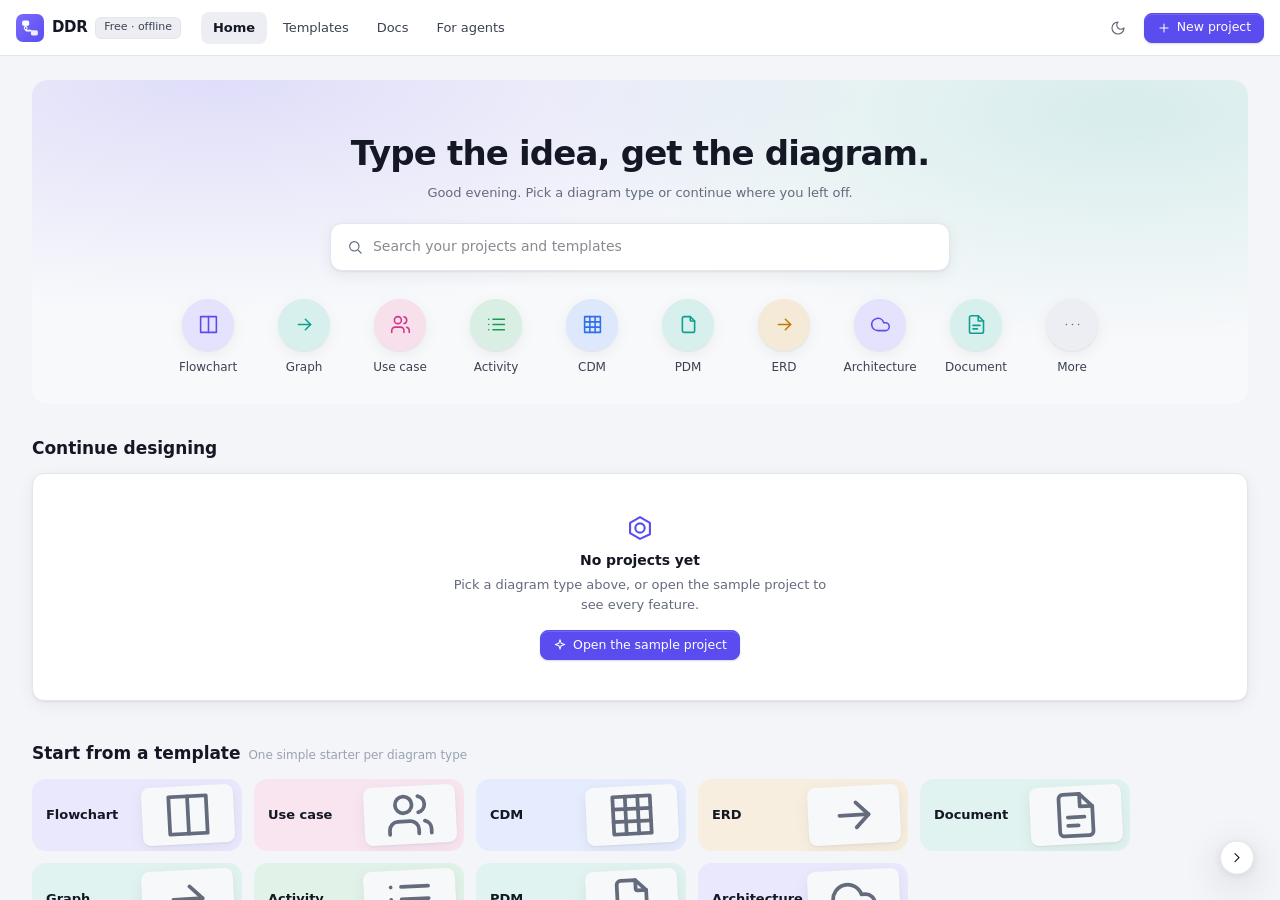
<file: index.html>
<!doctype html>
<html lang="en">
  <head>
    <meta charset="UTF-8" />
    <meta name="google-site-verification" content="XlkPKEx4NIMCSFyskLpBwpNJI0Cm8cO6cS0Q2FjnPX8" />
    <meta name="viewport" content="width=device-width, initial-scale=1.0, viewport-fit=cover, interactive-widget=resizes-content" />
    <title>DDR: Diagram Done Right · text-to-diagram editor for software engineers</title>
    <meta name="description" content="DDR is a free, offline-first editor for software diagrams and docs. Write use case diagrams, flowcharts and architecture graphs as plain text, see them live, drag nodes and bend edges, and the code updates itself." />
    <meta name="keywords" content="diagram as code, text to diagram, use case diagram, flowchart, architecture diagram, UML, SRS, software documentation, diagram editor, offline PWA, ddr, tdr, ERD, CDM, PDM, activity diagram, MCP server, diagram syntax, llms.txt" />
    <meta name="author" content="Fastering18" />
    <link rel="help" href="docs/syntax.html" title="DDR syntax reference" />
    <link rel="alternate" type="text/markdown" href="llms.txt" title="DDR guide for LLMs and agents" />
    <meta name="robots" content="index, follow, max-image-preview:large" />
    <meta name="application-name" content="DDR" />
    <meta name="apple-mobile-web-app-title" content="DDR" />
    <meta name="apple-mobile-web-app-capable" content="yes" />
    <meta name="mobile-web-app-capable" content="yes" />
    <meta name="apple-mobile-web-app-status-bar-style" content="black-translucent" />
    <meta name="format-detection" content="telephone=no" />
    <meta name="color-scheme" content="light dark" />
    <meta name="theme-color" content="#5b4cf0" media="(prefers-color-scheme: light)" />
    <meta name="theme-color" content="#151820" media="(prefers-color-scheme: dark)" />
    <link rel="icon" type="image/svg+xml" href="./icons/icon.svg" />
    <link rel="icon" type="image/png" sizes="192x192" href="./icons/icon-192.png" />
    <link rel="apple-touch-icon" href="./icons/icon-192.png" />

    <meta property="og:type" content="website" />
    <meta property="og:site_name" content="DDR: Diagram Done Right" />
    <meta property="og:title" content="DDR: Diagram Done Right" />
    <meta property="og:description" content="Write diagrams as text, see them live, drag them and the code follows. Use case diagrams, flowcharts, architecture graphs and docs in one offline app." />
    <meta property="og:locale" content="en_US" />
    <meta property="og:image:width" content="1200" />
    <meta property="og:image:height" content="630" />
    <meta property="og:image:alt" content="The DDR editor: diagram code on the left, the live use case diagram on the right" />
    <meta name="twitter:card" content="summary_large_image" />
    <meta name="twitter:title" content="DDR: Diagram Done Right" />
    <meta name="twitter:description" content="Write diagrams as text, see them live, drag them and the code follows. Free and offline." />
    <link rel="canonical" href="https://fastering.thedev.id/ddr-free/" />
    <link rel="sitemap" type="application/xml" title="Sitemap" href="https://fastering.thedev.id/ddr-free/sitemap.xml" />
    <meta property="og:url" content="https://fastering.thedev.id/ddr-free/" />
    <meta property="og:image" content="https://fastering.thedev.id/ddr-free/og.png" />
    <meta property="og:image:secure_url" content="https://fastering.thedev.id/ddr-free/og.png" />
    <meta property="og:image:type" content="image/png" />
    <meta name="twitter:image" content="https://fastering.thedev.id/ddr-free/og.png" />
    <script type="application/ld+json">{"@context":"https://schema.org","@type":"SoftwareApplication","name":"DDR: Diagram Done Right","alternateName":"DDR","url":"https://fastering.thedev.id/ddr-free/","image":"https://fastering.thedev.id/ddr-free/og.png","screenshot":"https://fastering.thedev.id/ddr-free/og.png","applicationCategory":"DeveloperApplication","applicationSubCategory":"Diagram editor","operatingSystem":"Any (web browser), Windows, macOS, Linux, Android, iOS","softwareVersion":"0.0.5-alpha.5","description":"Offline-first editor for software diagrams and docs. Write use case diagrams, flowcharts and architecture graphs as text, see them live, and drag them while the code follows.","offers":{"@type":"Offer","price":"0","priceCurrency":"USD"},"author":{"@type":"Person","name":"Fastering18","url":"https://github.com/Fastering18"},"featureList":["Diagrams as text (.ddr)","Documents with live diagrams (.tdr)","Two-way code and diagram editing","Straight and curved edges with bends","SVG and PNG export","Works offline (PWA)"]}</script>

    <script>
      try {
        const t = localStorage.getItem('ddr.theme') || (matchMedia('(prefers-color-scheme: dark)').matches ? 'dark' : 'light')
        document.documentElement.dataset.theme = t
      } catch {}
    </script>
    <script type="module" crossorigin src="./assets/index-BBUZKcSA.js"></script>
    <link rel="stylesheet" crossorigin href="./assets/index-Cu-n9tcw.css">
  <link rel="manifest" href="./manifest.webmanifest"></head>
  <body>
    <div id="app">
      <!-- Static intro for crawlers and no-JS visitors. The app replaces it on load. -->
      <main id="ddr-static" style="max-width:720px;margin:0 auto;padding:40px 20px;font-family:system-ui,sans-serif;line-height:1.6">
        <h1>DDR: Diagram Done Right</h1>
        <p>DDR is an all-in-one editor for software engineers. Write diagrams as plain text in <code>.ddr</code> files and documents in <code>.tdr</code> files, and see the result live next to the code.</p>
        <h2>Features</h2>
        <ul>
          <li>Use case diagrams, flowcharts and architecture graphs from a short, readable text syntax.</li>
          <li>Two-way editing: drag nodes, bend edges into straight or curved lines, and the code updates only that part.</li>
          <li>Documents with embedded live diagrams, ready to print or save as PDF.</li>
          <li>Export diagrams as SVG or PNG.</li>
          <li>Works offline as an installable app. Projects stay in your browser.</li>
          <li>Responsive layout with resizable panels on desktop and mobile.</li>
        </ul>
        <noscript><p><strong>DDR needs JavaScript to run.</strong> Please enable it to open the editor.</p></noscript>
      </main>
    </div>
  </body>
</html>
</file>
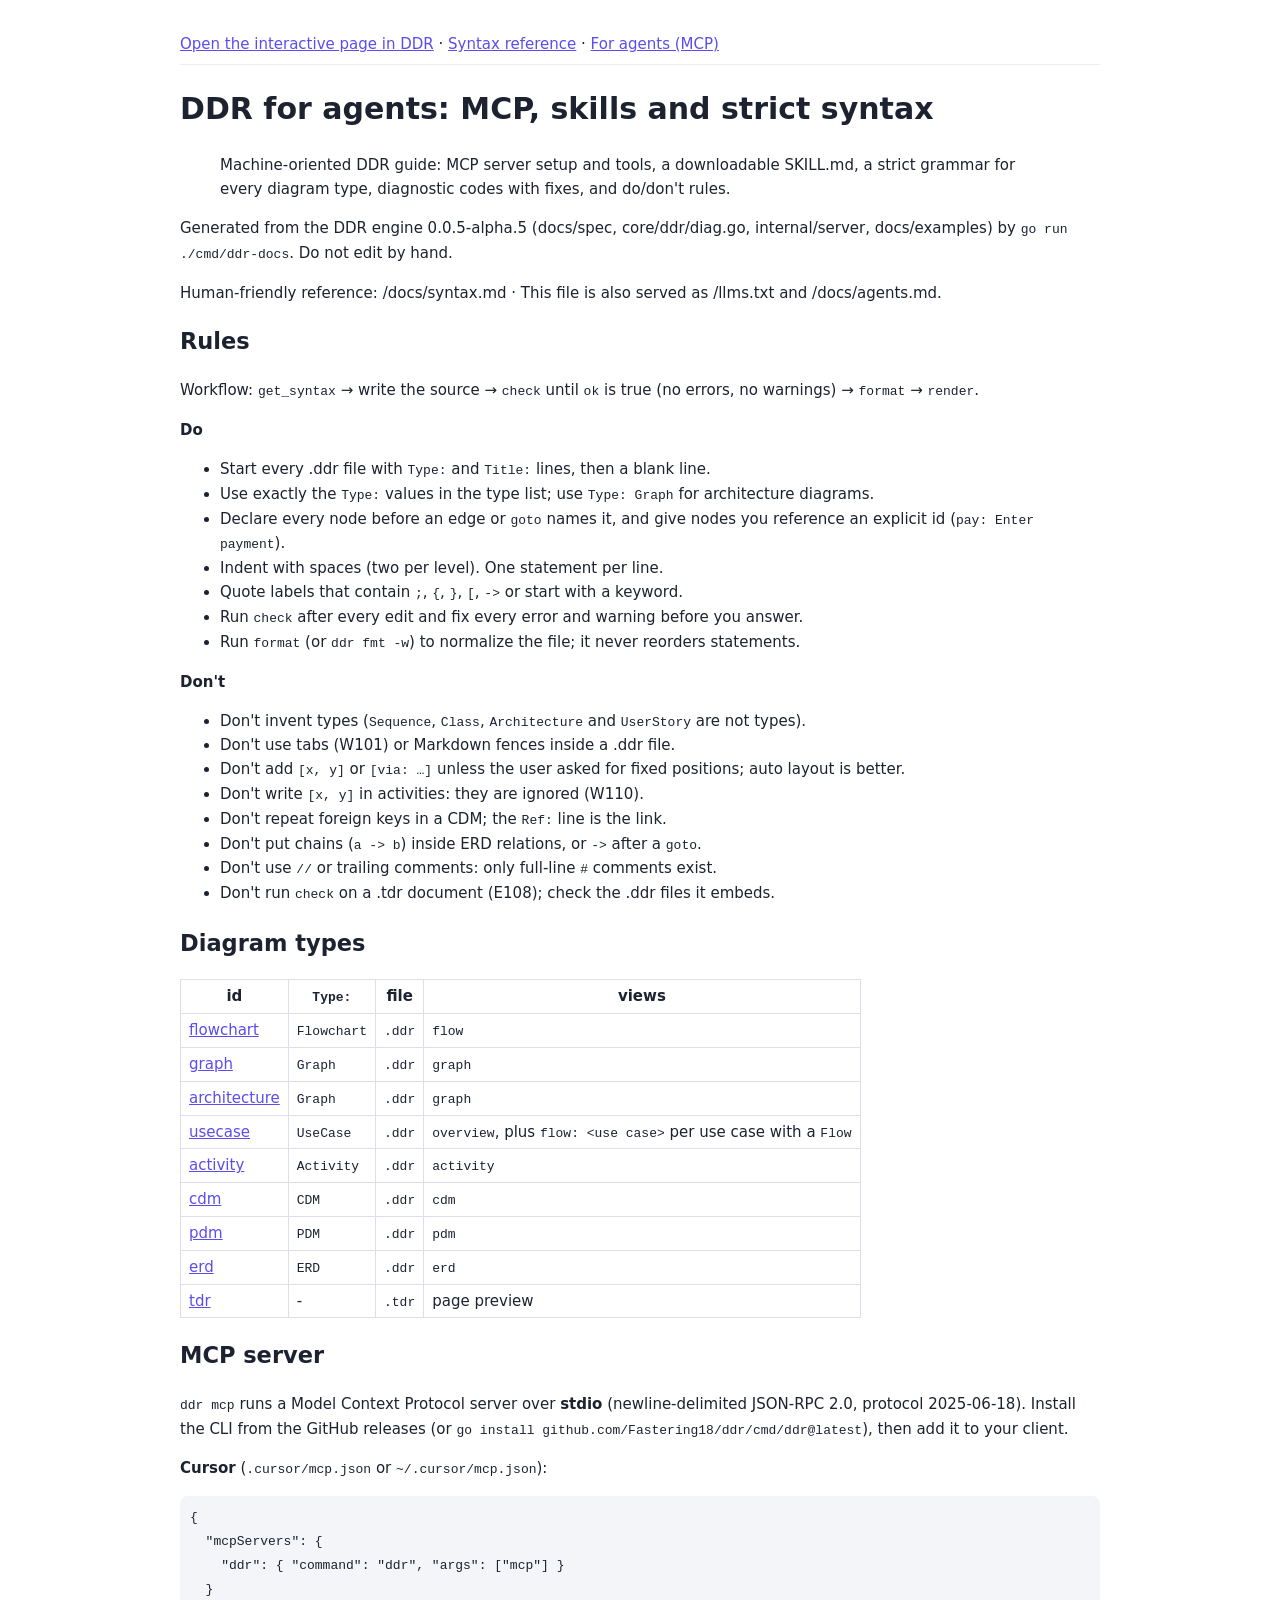
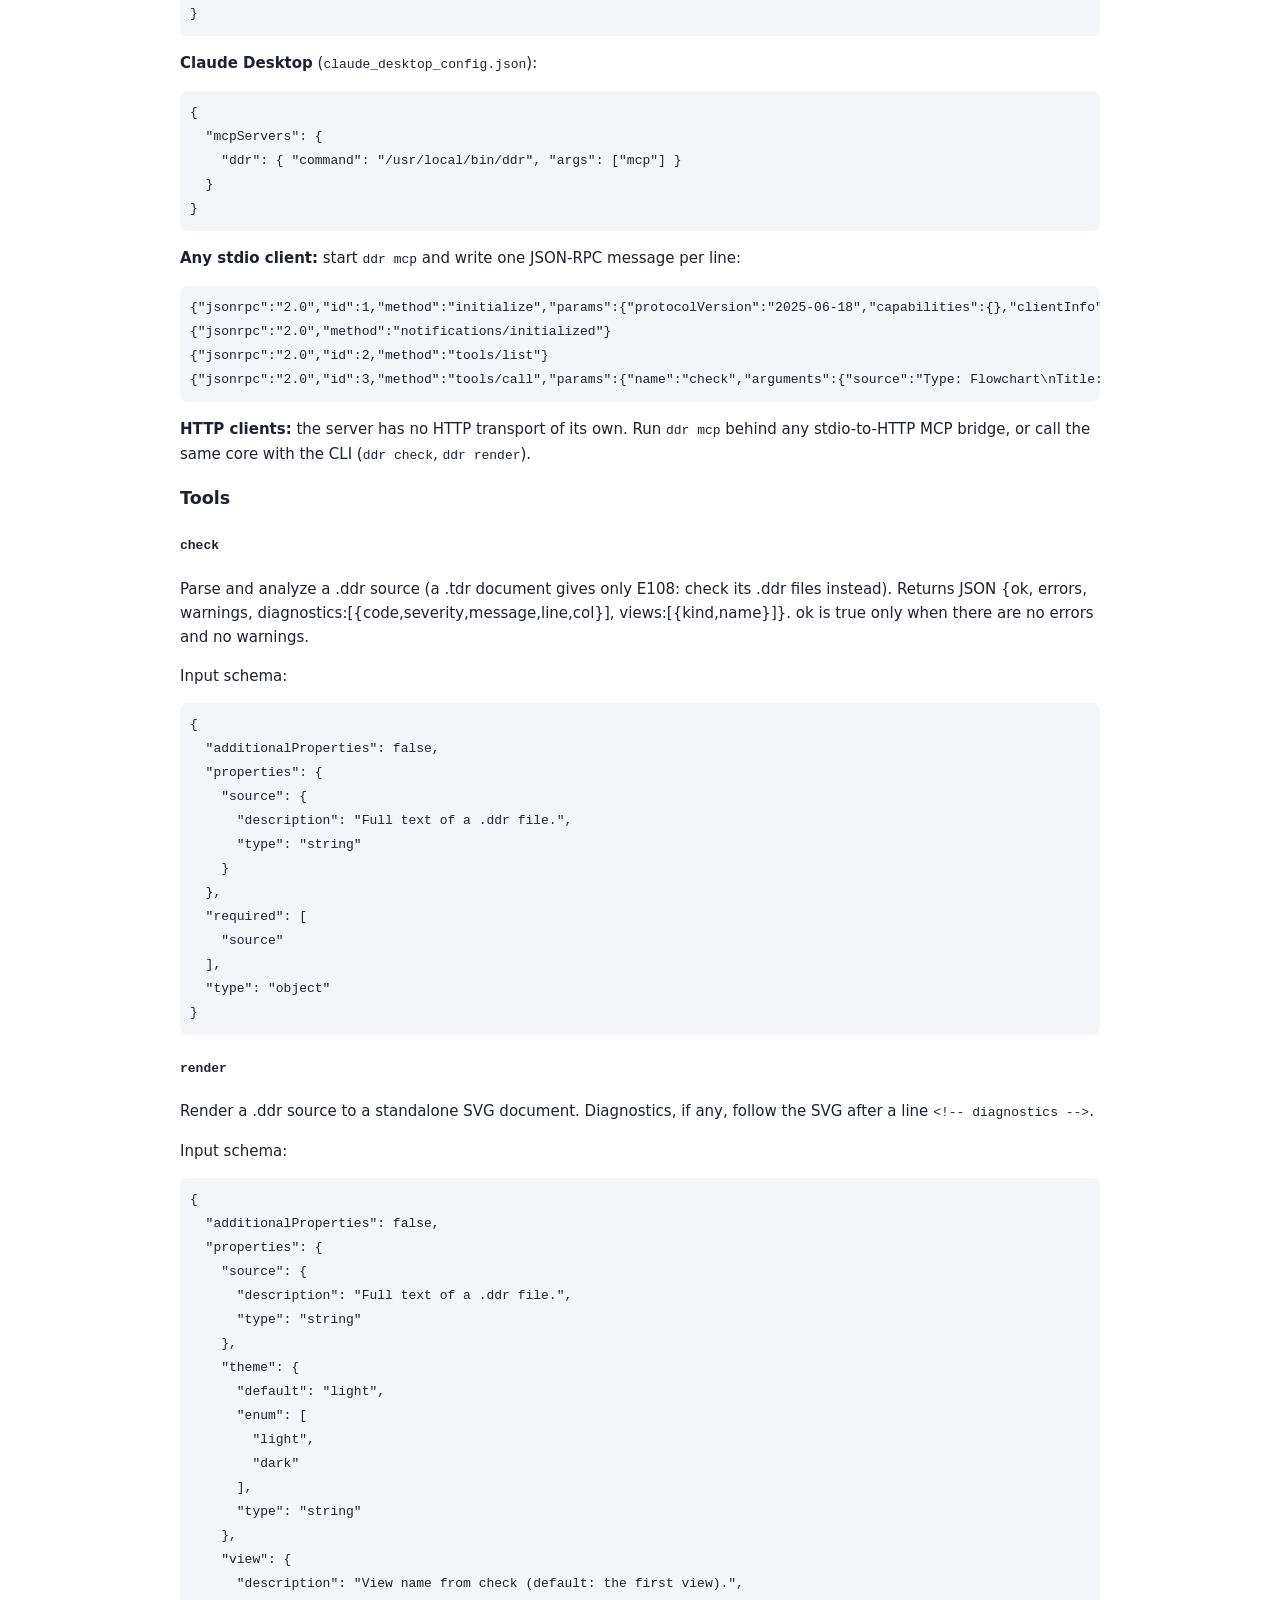
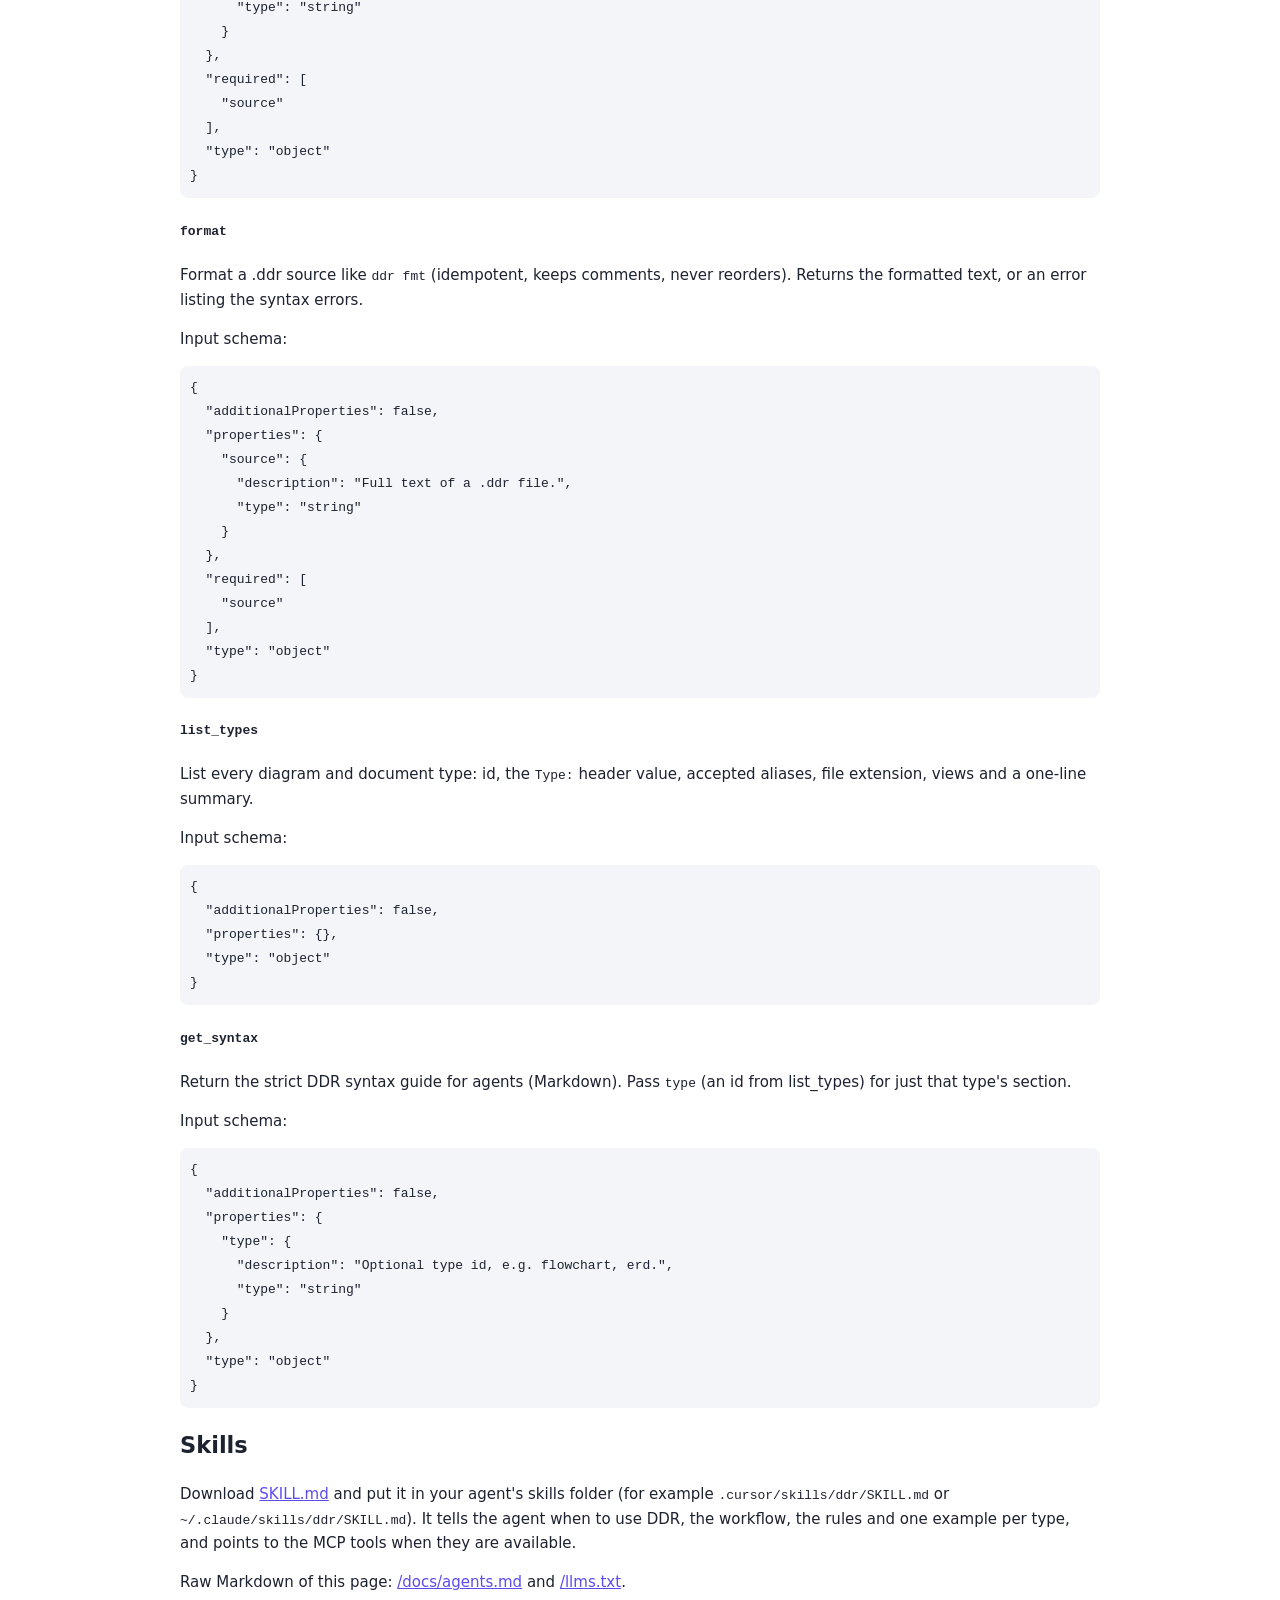
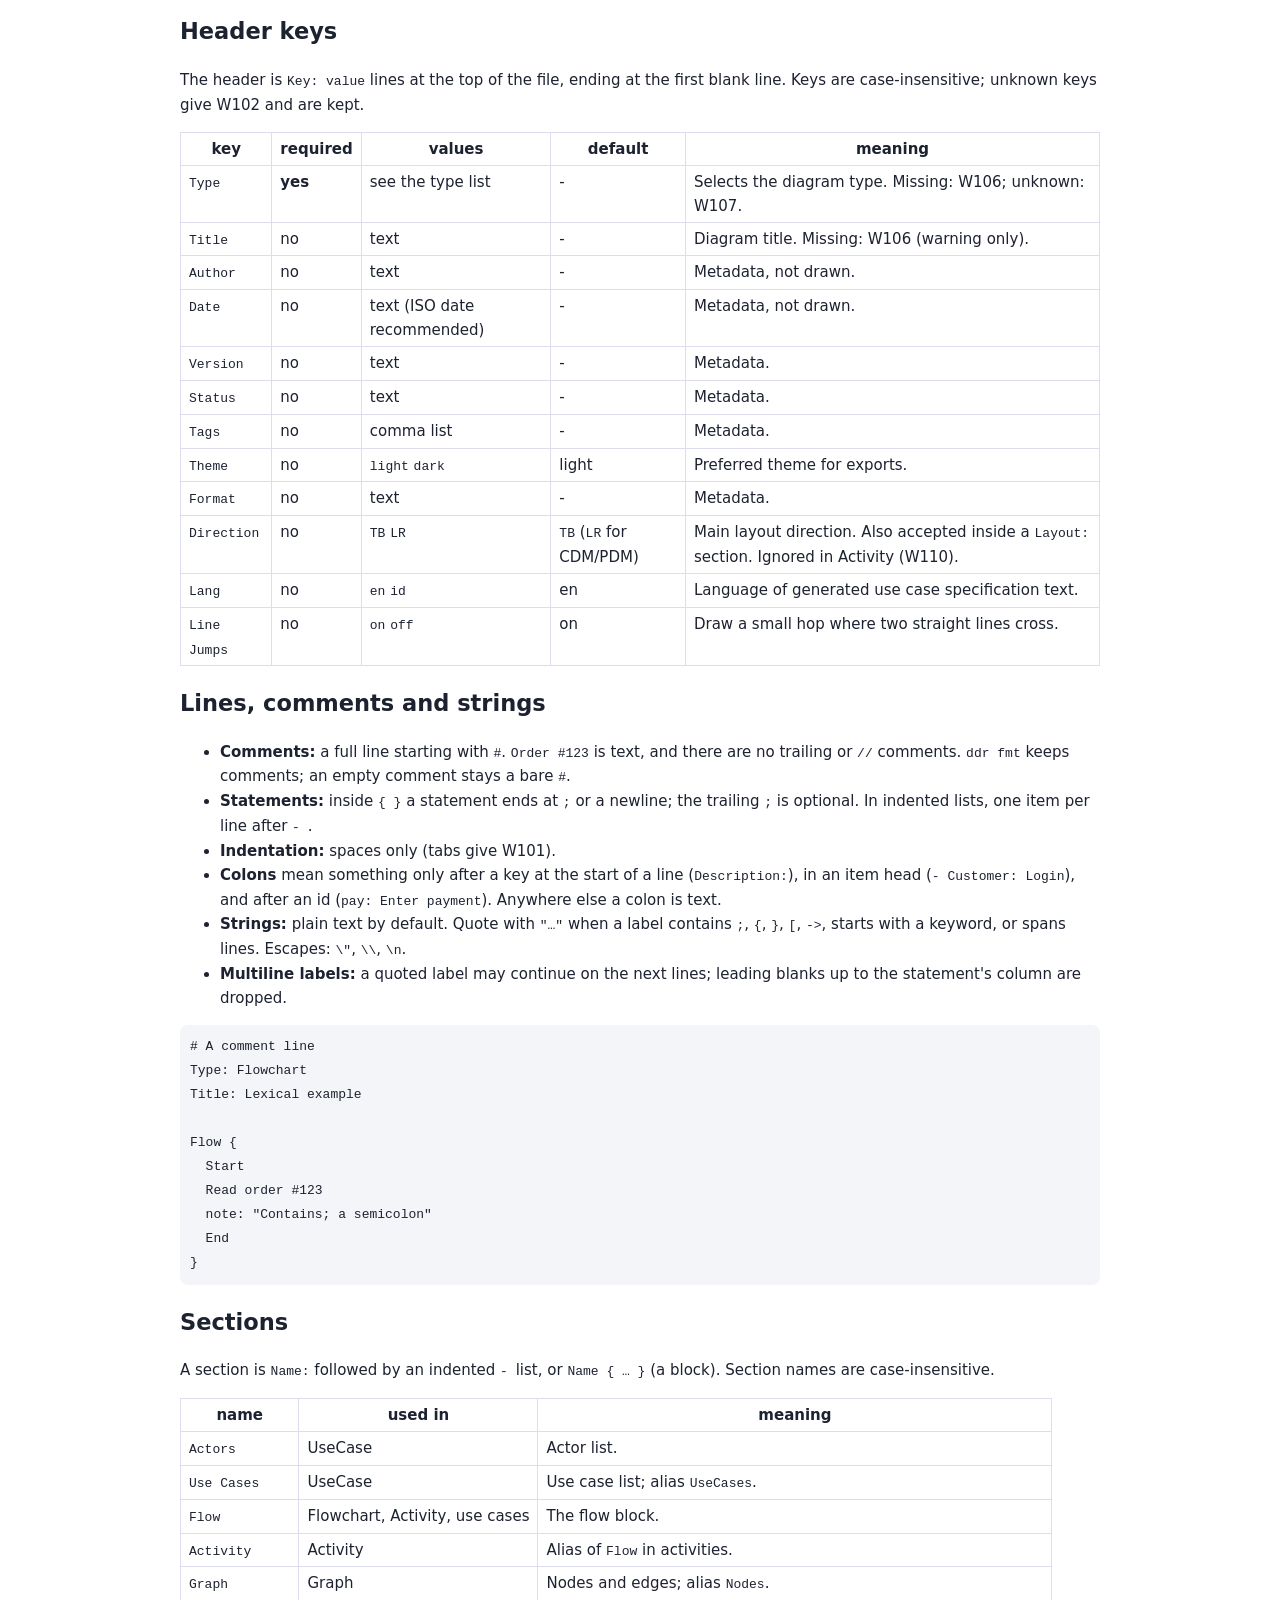
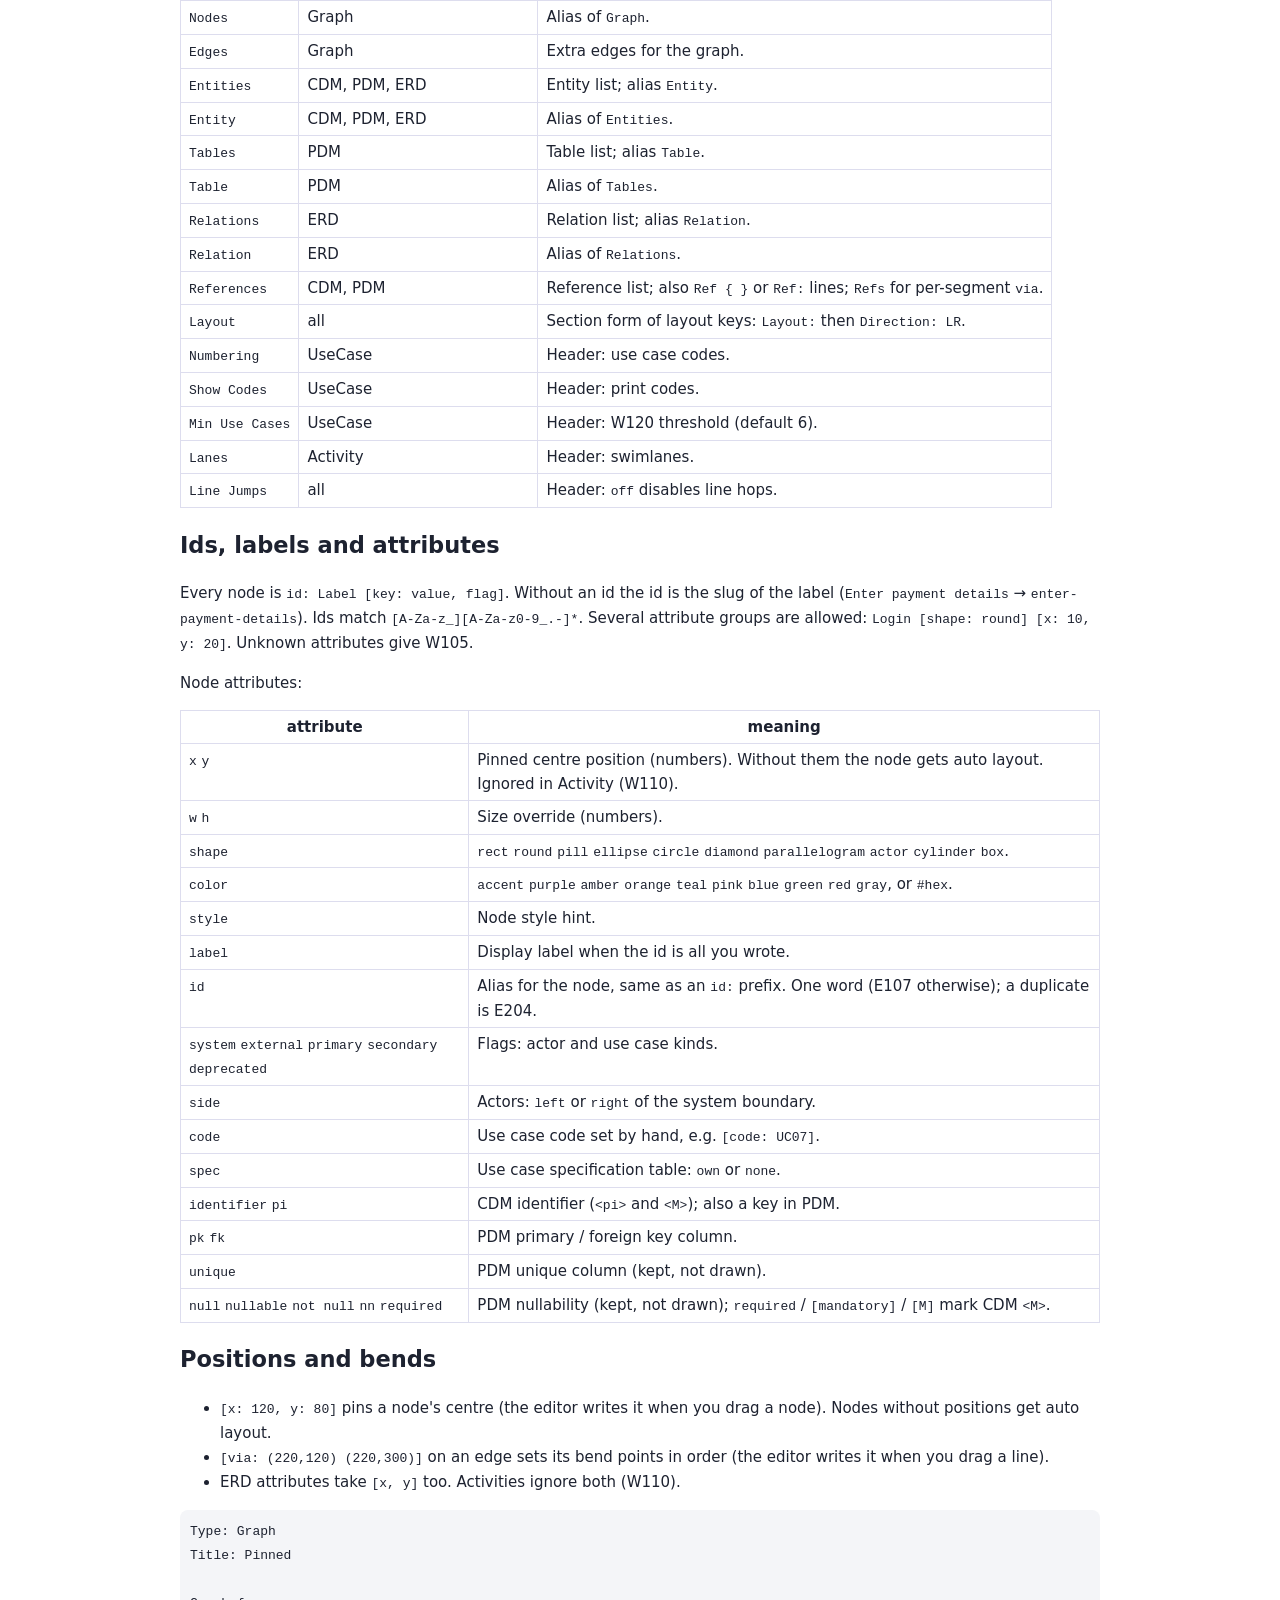
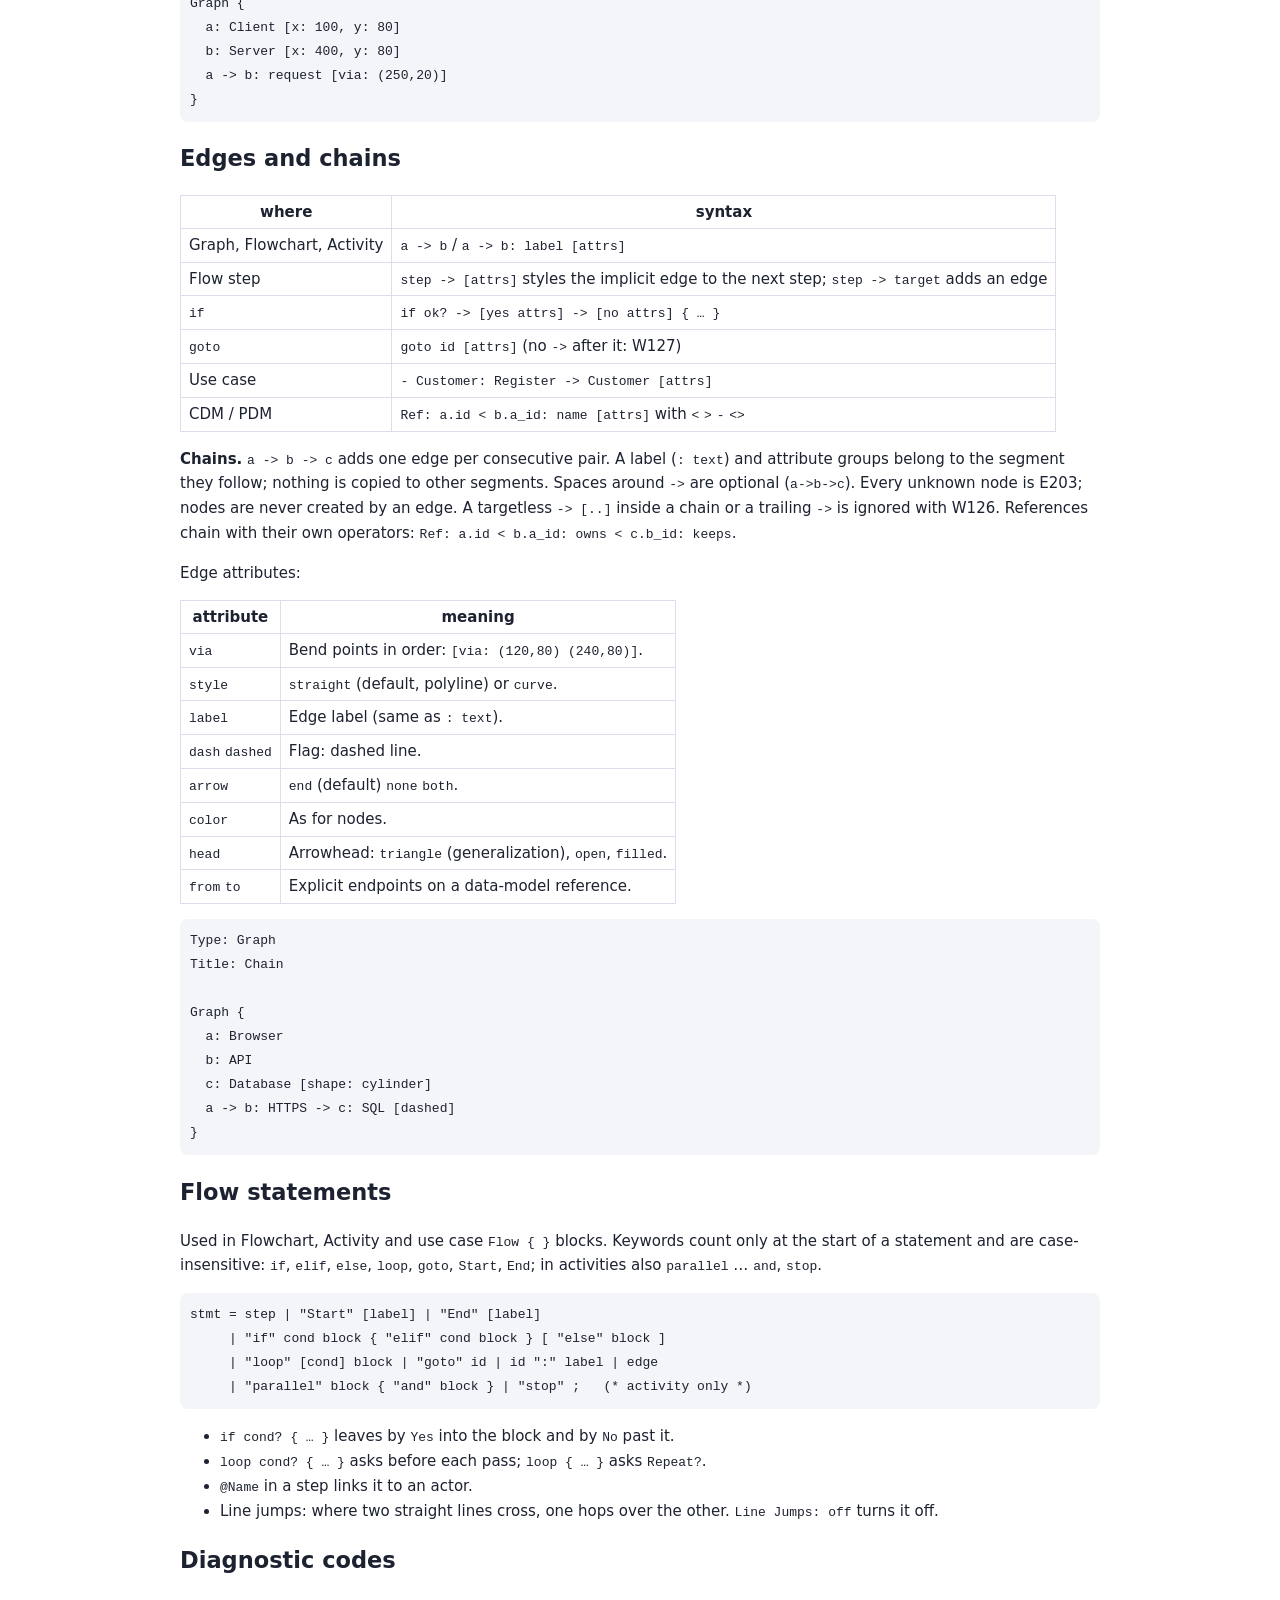
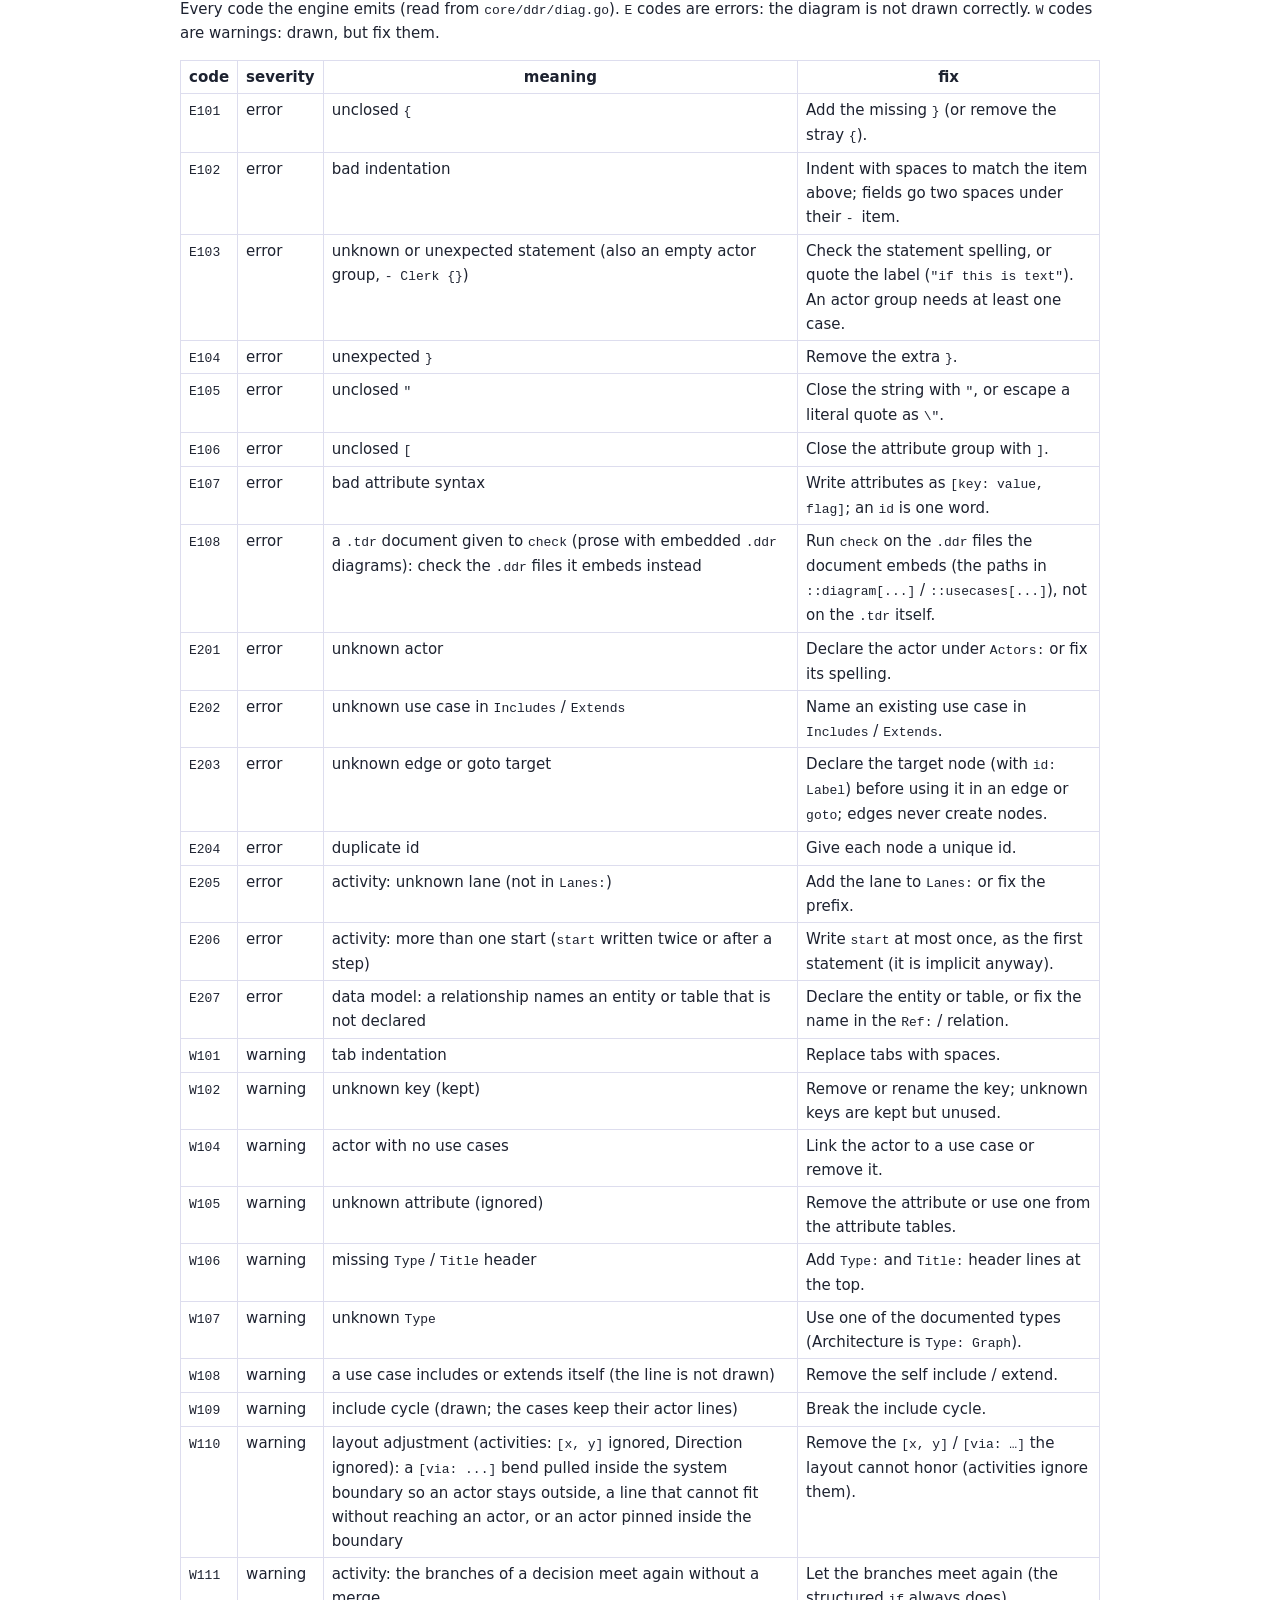
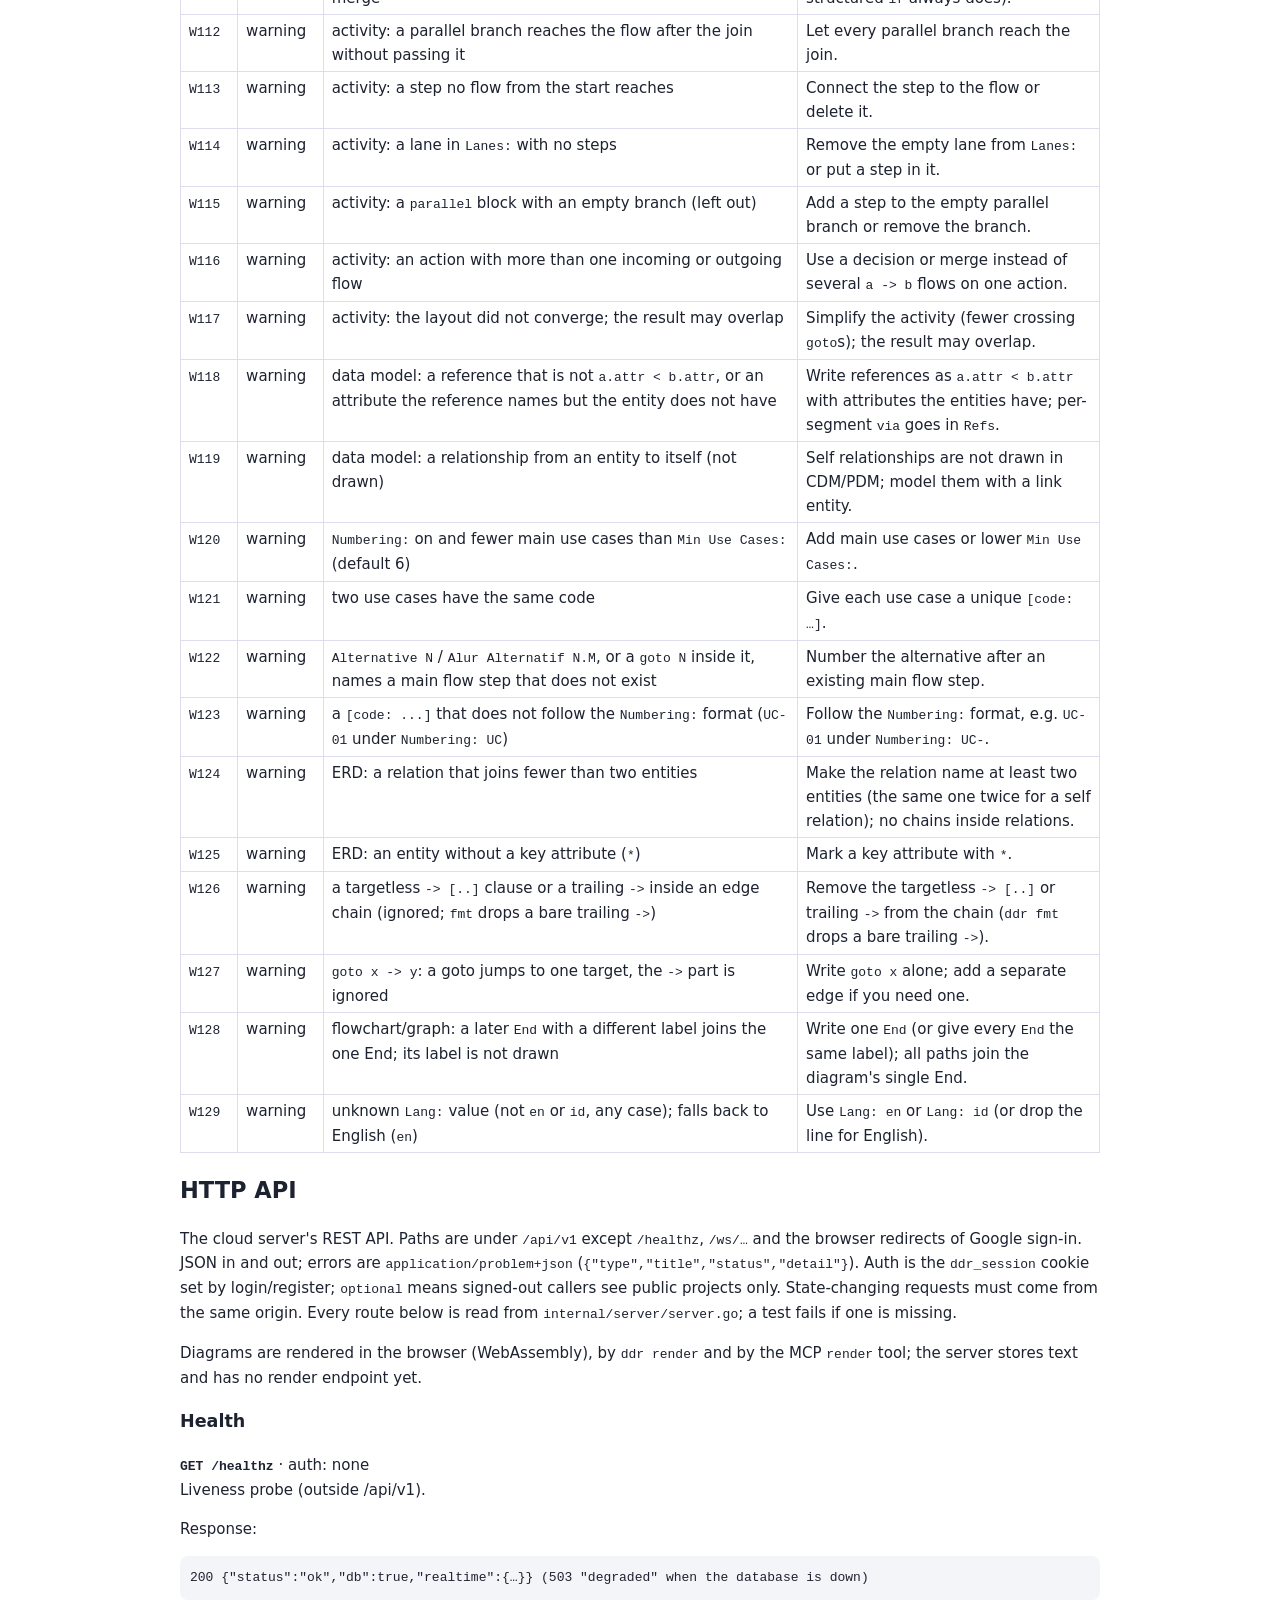
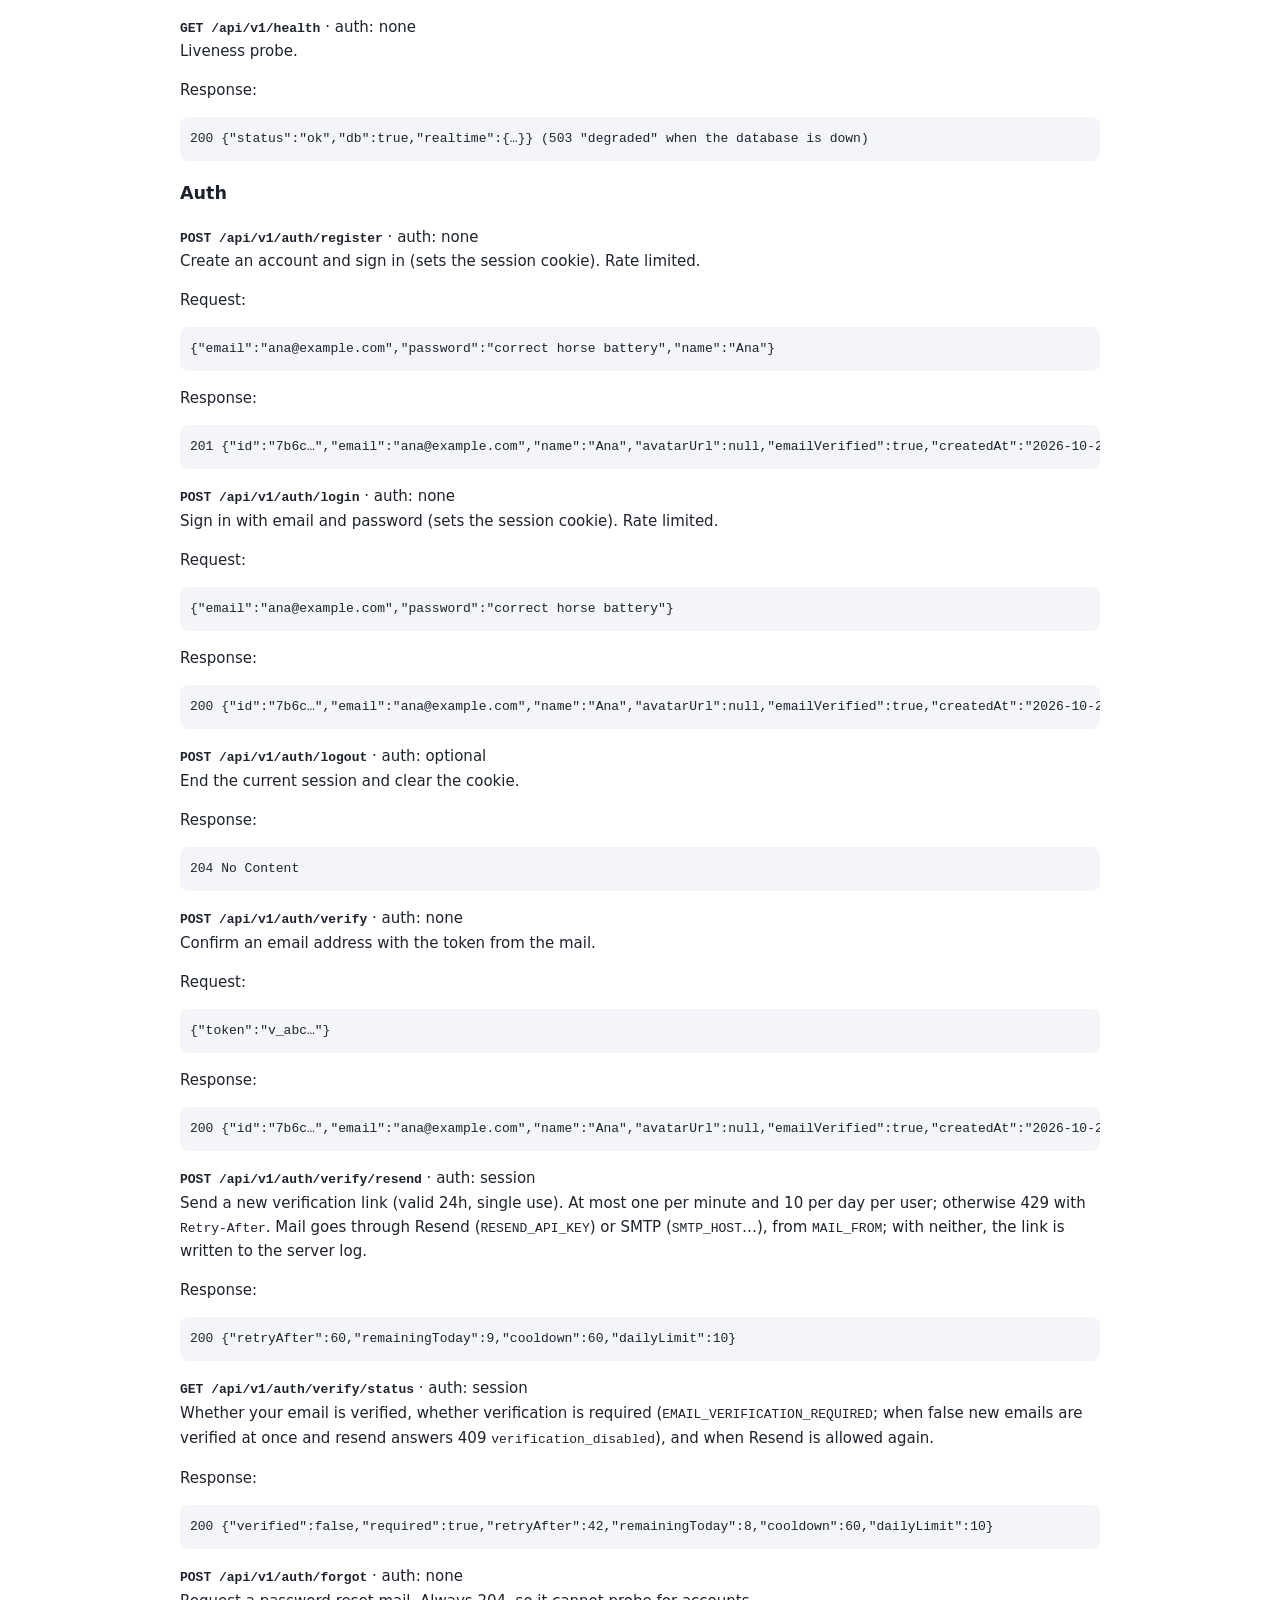
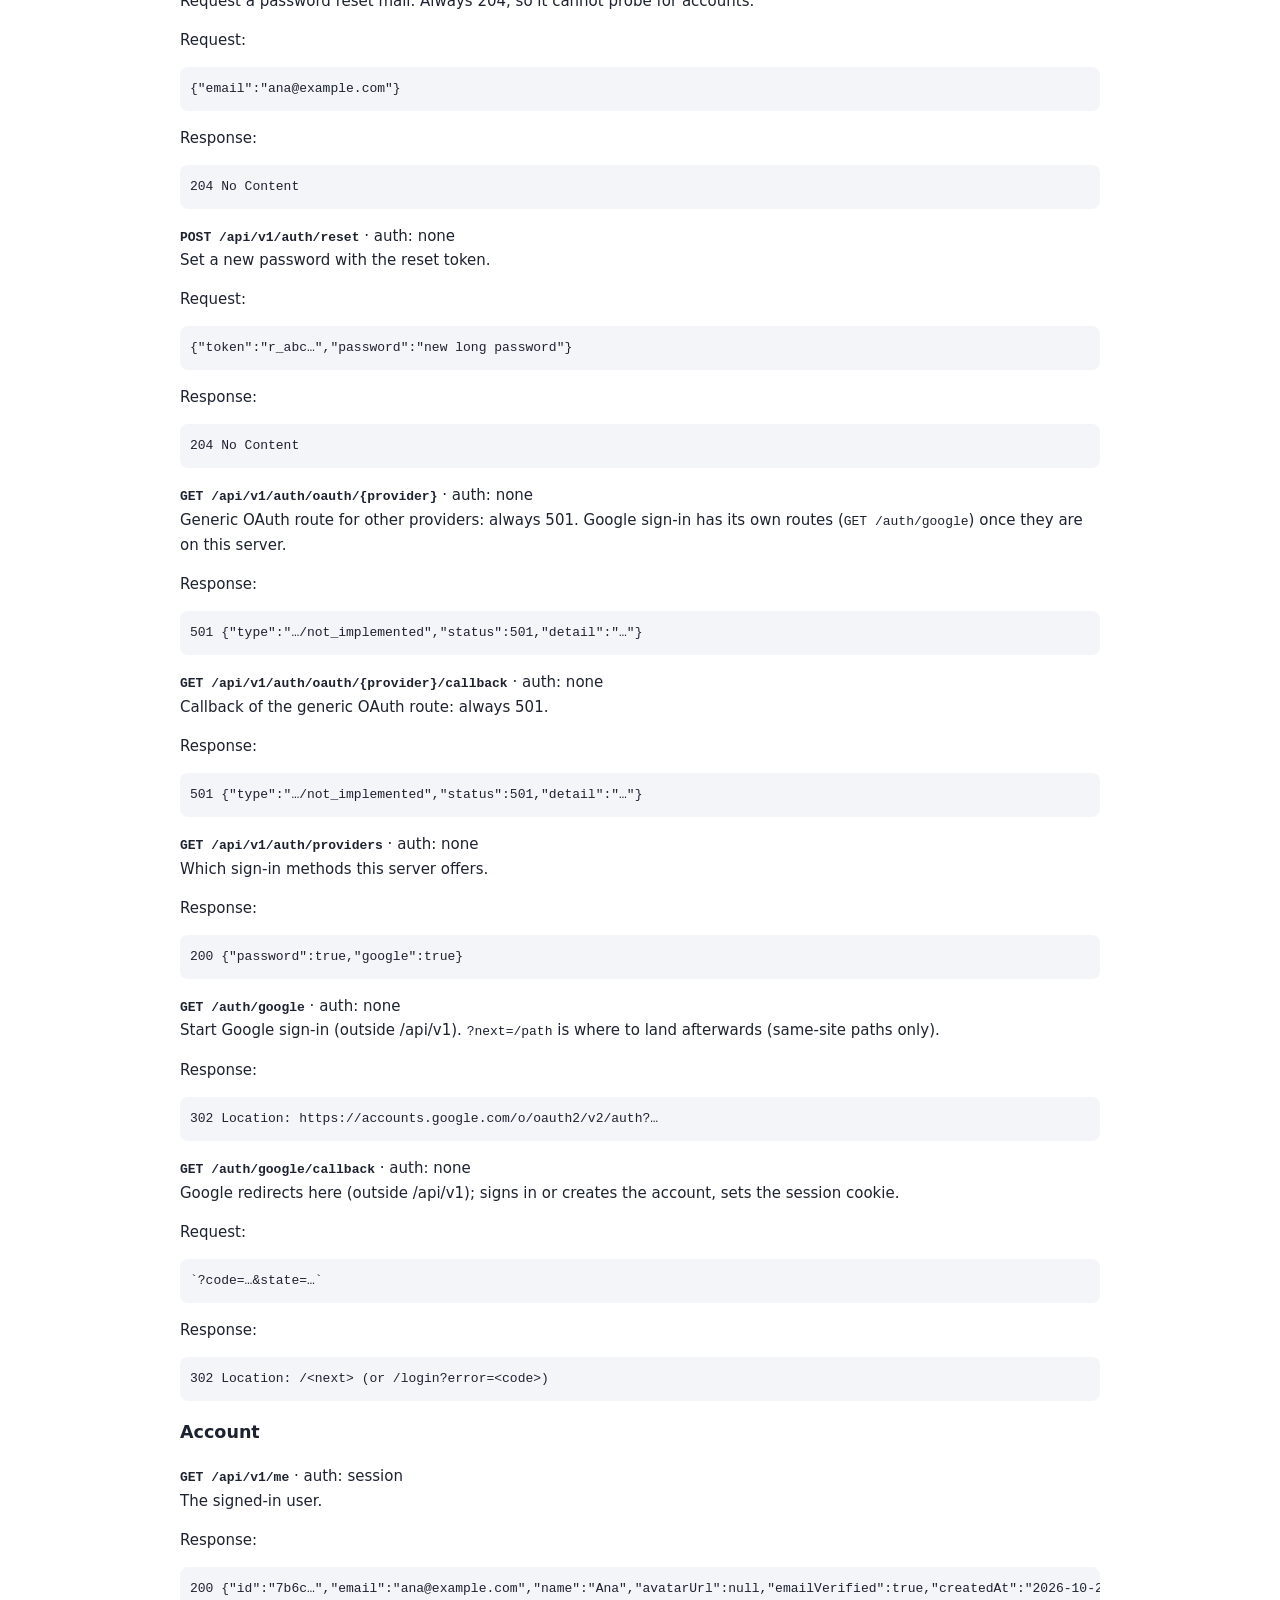
<file: docs/agents.html>
<!doctype html>
<html lang="en">
<head>
  <meta charset="UTF-8" />
  <meta name="viewport" content="width=device-width, initial-scale=1" />
  <title>DDR for agents: MCP server, skills and strict syntax · DDR 0.0.5-alpha.5</title>
  <meta name="description" content="Set up the DDR MCP server (ddr mcp), download SKILL.md and use the strict DDR grammar, diagnostic codes and fixes." />
  <meta name="robots" content="index, follow" />
  <link rel="canonical" href="https://fastering.thedev.id/ddr-free/docs/agents.html" />
  <meta property="og:url" content="https://fastering.thedev.id/ddr-free/docs/agents.html" />
  <meta property="og:type" content="article" />
  <meta property="og:title" content="DDR for agents: MCP server, skills and strict syntax" />
  <meta property="og:description" content="Set up the DDR MCP server (ddr mcp), download SKILL.md and use the strict DDR grammar, diagnostic codes and fixes." />
  <link rel="alternate" type="text/markdown" href="agents.md" />
  <link rel="icon" href="../icons/icon.svg" type="image/svg+xml" />
  <style>body{font:15px/1.6 system-ui,sans-serif;max-width:920px;margin:0 auto;padding:24px;color:#1d2230}pre{background:#f4f5f8;padding:10px;overflow:auto;border-radius:8px}code{font-size:13px}table{border-collapse:collapse;display:block;overflow:auto}td,th{border:1px solid #dde;padding:4px 8px;vertical-align:top}a{color:#5b4cf0}.bar{position:sticky;top:0;background:#fff;padding:8px 0;border-bottom:1px solid #eee}</style>
</head>
<body>
<div class="bar"><a href="../#/docs/agents">Open the interactive page in DDR</a> · <a href="syntax.html">Syntax reference</a> · <a href="agents.html">For agents (MCP)</a></div>
<h1>DDR for agents: MCP, skills and strict syntax</h1>
<blockquote>
<p>Machine-oriented DDR guide: MCP server setup and tools, a downloadable SKILL.md, a strict grammar for every diagram type, diagnostic codes with fixes, and do/don&#39;t rules.</p>
</blockquote>
<p>Generated from the DDR engine 0.0.5-alpha.5 (docs/spec, core/ddr/diag.go, internal/server, docs/examples) by <code>go run ./cmd/ddr-docs</code>. Do not edit by hand.</p>
<p>Human-friendly reference: /docs/syntax.md · This file is also served as /llms.txt and /docs/agents.md.</p>
<h2>Rules</h2>
<p>Workflow: <code>get_syntax</code> → write the source → <code>check</code> until <code>ok</code> is true (no errors, no warnings) → <code>format</code> → <code>render</code>.</p>
<p><strong>Do</strong></p>
<ul>
<li>Start every .ddr file with <code>Type:</code> and <code>Title:</code> lines, then a blank line.</li>
<li>Use exactly the <code>Type:</code> values in the type list; use <code>Type: Graph</code> for architecture diagrams.</li>
<li>Declare every node before an edge or <code>goto</code> names it, and give nodes you reference an explicit id (<code>pay: Enter payment</code>).</li>
<li>Indent with spaces (two per level). One statement per line.</li>
<li>Quote labels that contain <code>;</code>, <code>{</code>, <code>}</code>, <code>[</code>, <code>-&gt;</code> or start with a keyword.</li>
<li>Run <code>check</code> after every edit and fix every error and warning before you answer.</li>
<li>Run <code>format</code> (or <code>ddr fmt -w</code>) to normalize the file; it never reorders statements.</li>
</ul>
<p><strong>Don&#39;t</strong></p>
<ul>
<li>Don&#39;t invent types (<code>Sequence</code>, <code>Class</code>, <code>Architecture</code> and <code>UserStory</code> are not types).</li>
<li>Don&#39;t use tabs (W101) or Markdown fences inside a .ddr file.</li>
<li>Don&#39;t add <code>[x, y]</code> or <code>[via: …]</code> unless the user asked for fixed positions; auto layout is better.</li>
<li>Don&#39;t write <code>[x, y]</code> in activities: they are ignored (W110).</li>
<li>Don&#39;t repeat foreign keys in a CDM; the <code>Ref:</code> line is the link.</li>
<li>Don&#39;t put chains (<code>a -&gt; b</code>) inside ERD relations, or <code>-&gt;</code> after a <code>goto</code>.</li>
<li>Don&#39;t use <code>//</code> or trailing comments: only full-line <code>#</code> comments exist.</li>
<li>Don&#39;t run <code>check</code> on a .tdr document (E108); check the .ddr files it embeds.</li>
</ul>
<h2>Diagram types</h2>
<table>
<thead>
<tr>
<th>id</th>
<th><code>Type:</code></th>
<th>file</th>
<th>views</th>
</tr>
</thead>
<tbody><tr>
<td><a href="#flowchart">flowchart</a></td>
<td><code>Flowchart</code></td>
<td><code>.ddr</code></td>
<td><code>flow</code></td>
</tr>
<tr>
<td><a href="#graph">graph</a></td>
<td><code>Graph</code></td>
<td><code>.ddr</code></td>
<td><code>graph</code></td>
</tr>
<tr>
<td><a href="#architecture">architecture</a></td>
<td><code>Graph</code></td>
<td><code>.ddr</code></td>
<td><code>graph</code></td>
</tr>
<tr>
<td><a href="#usecase">usecase</a></td>
<td><code>UseCase</code></td>
<td><code>.ddr</code></td>
<td><code>overview</code>, plus <code>flow: &lt;use case&gt;</code> per use case with a <code>Flow</code></td>
</tr>
<tr>
<td><a href="#activity">activity</a></td>
<td><code>Activity</code></td>
<td><code>.ddr</code></td>
<td><code>activity</code></td>
</tr>
<tr>
<td><a href="#cdm">cdm</a></td>
<td><code>CDM</code></td>
<td><code>.ddr</code></td>
<td><code>cdm</code></td>
</tr>
<tr>
<td><a href="#pdm">pdm</a></td>
<td><code>PDM</code></td>
<td><code>.ddr</code></td>
<td><code>pdm</code></td>
</tr>
<tr>
<td><a href="#erd">erd</a></td>
<td><code>ERD</code></td>
<td><code>.ddr</code></td>
<td><code>erd</code></td>
</tr>
<tr>
<td><a href="#tdr">tdr</a></td>
<td>-</td>
<td><code>.tdr</code></td>
<td>page preview</td>
</tr>
</tbody></table>
<h2>MCP server</h2>
<p><code>ddr mcp</code> runs a Model Context Protocol server over <strong>stdio</strong> (newline-delimited JSON-RPC 2.0, protocol 2025-06-18). Install the CLI from the GitHub releases (or <code>go install github.com/Fastering18/ddr/cmd/ddr@latest</code>), then add it to your client.</p>
<p><strong>Cursor</strong> (<code>.cursor/mcp.json</code> or <code>~/.cursor/mcp.json</code>):</p>
<pre><code class="language-json">{
  &quot;mcpServers&quot;: {
    &quot;ddr&quot;: { &quot;command&quot;: &quot;ddr&quot;, &quot;args&quot;: [&quot;mcp&quot;] }
  }
}
</code></pre>
<p><strong>Claude Desktop</strong> (<code>claude_desktop_config.json</code>):</p>
<pre><code class="language-json">{
  &quot;mcpServers&quot;: {
    &quot;ddr&quot;: { &quot;command&quot;: &quot;/usr/local/bin/ddr&quot;, &quot;args&quot;: [&quot;mcp&quot;] }
  }
}
</code></pre>
<p><strong>Any stdio client:</strong> start <code>ddr mcp</code> and write one JSON-RPC message per line:</p>
<pre><code class="language-jsonl">{&quot;jsonrpc&quot;:&quot;2.0&quot;,&quot;id&quot;:1,&quot;method&quot;:&quot;initialize&quot;,&quot;params&quot;:{&quot;protocolVersion&quot;:&quot;2025-06-18&quot;,&quot;capabilities&quot;:{},&quot;clientInfo&quot;:{&quot;name&quot;:&quot;me&quot;,&quot;version&quot;:&quot;1&quot;}}}
{&quot;jsonrpc&quot;:&quot;2.0&quot;,&quot;method&quot;:&quot;notifications/initialized&quot;}
{&quot;jsonrpc&quot;:&quot;2.0&quot;,&quot;id&quot;:2,&quot;method&quot;:&quot;tools/list&quot;}
{&quot;jsonrpc&quot;:&quot;2.0&quot;,&quot;id&quot;:3,&quot;method&quot;:&quot;tools/call&quot;,&quot;params&quot;:{&quot;name&quot;:&quot;check&quot;,&quot;arguments&quot;:{&quot;source&quot;:&quot;Type: Flowchart\nTitle: T\n\nFlow {\n  Start\n  End\n}\n&quot;}}}
</code></pre>
<p><strong>HTTP clients:</strong> the server has no HTTP transport of its own. Run <code>ddr mcp</code> behind any stdio-to-HTTP MCP bridge, or call the same core with the CLI (<code>ddr check</code>, <code>ddr render</code>).</p>
<h3>Tools</h3>
<h4><code>check</code></h4>
<p>Parse and analyze a .ddr source (a .tdr document gives only E108: check its .ddr files instead). Returns JSON {ok, errors, warnings, diagnostics:[{code,severity,message,line,col}], views:[{kind,name}]}. ok is true only when there are no errors and no warnings.</p>
<p>Input schema:</p>
<pre><code class="language-json">{
  &quot;additionalProperties&quot;: false,
  &quot;properties&quot;: {
    &quot;source&quot;: {
      &quot;description&quot;: &quot;Full text of a .ddr file.&quot;,
      &quot;type&quot;: &quot;string&quot;
    }
  },
  &quot;required&quot;: [
    &quot;source&quot;
  ],
  &quot;type&quot;: &quot;object&quot;
}
</code></pre>
<h4><code>render</code></h4>
<p>Render a .ddr source to a standalone SVG document. Diagnostics, if any, follow the SVG after a line <code>&lt;!-- diagnostics --&gt;</code>.</p>
<p>Input schema:</p>
<pre><code class="language-json">{
  &quot;additionalProperties&quot;: false,
  &quot;properties&quot;: {
    &quot;source&quot;: {
      &quot;description&quot;: &quot;Full text of a .ddr file.&quot;,
      &quot;type&quot;: &quot;string&quot;
    },
    &quot;theme&quot;: {
      &quot;default&quot;: &quot;light&quot;,
      &quot;enum&quot;: [
        &quot;light&quot;,
        &quot;dark&quot;
      ],
      &quot;type&quot;: &quot;string&quot;
    },
    &quot;view&quot;: {
      &quot;description&quot;: &quot;View name from check (default: the first view).&quot;,
      &quot;type&quot;: &quot;string&quot;
    }
  },
  &quot;required&quot;: [
    &quot;source&quot;
  ],
  &quot;type&quot;: &quot;object&quot;
}
</code></pre>
<h4><code>format</code></h4>
<p>Format a .ddr source like <code>ddr fmt</code> (idempotent, keeps comments, never reorders). Returns the formatted text, or an error listing the syntax errors.</p>
<p>Input schema:</p>
<pre><code class="language-json">{
  &quot;additionalProperties&quot;: false,
  &quot;properties&quot;: {
    &quot;source&quot;: {
      &quot;description&quot;: &quot;Full text of a .ddr file.&quot;,
      &quot;type&quot;: &quot;string&quot;
    }
  },
  &quot;required&quot;: [
    &quot;source&quot;
  ],
  &quot;type&quot;: &quot;object&quot;
}
</code></pre>
<h4><code>list_types</code></h4>
<p>List every diagram and document type: id, the <code>Type:</code> header value, accepted aliases, file extension, views and a one-line summary.</p>
<p>Input schema:</p>
<pre><code class="language-json">{
  &quot;additionalProperties&quot;: false,
  &quot;properties&quot;: {},
  &quot;type&quot;: &quot;object&quot;
}
</code></pre>
<h4><code>get_syntax</code></h4>
<p>Return the strict DDR syntax guide for agents (Markdown). Pass <code>type</code> (an id from list_types) for just that type&#39;s section.</p>
<p>Input schema:</p>
<pre><code class="language-json">{
  &quot;additionalProperties&quot;: false,
  &quot;properties&quot;: {
    &quot;type&quot;: {
      &quot;description&quot;: &quot;Optional type id, e.g. flowchart, erd.&quot;,
      &quot;type&quot;: &quot;string&quot;
    }
  },
  &quot;type&quot;: &quot;object&quot;
}
</code></pre>
<h2>Skills</h2>
<p>Download <a href="../docs/SKILL.md">SKILL.md</a> and put it in your agent&#39;s skills folder (for example <code>.cursor/skills/ddr/SKILL.md</code> or <code>~/.claude/skills/ddr/SKILL.md</code>). It tells the agent when to use DDR, the workflow, the rules and one example per type, and points to the MCP tools when they are available.</p>
<p>Raw Markdown of this page: <a href="../docs/agents.md">/docs/agents.md</a> and <a href="../llms.txt">/llms.txt</a>.</p>
<h2>Header keys</h2>
<p>The header is <code>Key: value</code> lines at the top of the file, ending at the first blank line. Keys are case-insensitive; unknown keys give W102 and are kept.</p>
<table>
<thead>
<tr>
<th>key</th>
<th>required</th>
<th>values</th>
<th>default</th>
<th>meaning</th>
</tr>
</thead>
<tbody><tr>
<td><code>Type</code></td>
<td><strong>yes</strong></td>
<td>see the type list</td>
<td>-</td>
<td>Selects the diagram type. Missing: W106; unknown: W107.</td>
</tr>
<tr>
<td><code>Title</code></td>
<td>no</td>
<td>text</td>
<td>-</td>
<td>Diagram title. Missing: W106 (warning only).</td>
</tr>
<tr>
<td><code>Author</code></td>
<td>no</td>
<td>text</td>
<td>-</td>
<td>Metadata, not drawn.</td>
</tr>
<tr>
<td><code>Date</code></td>
<td>no</td>
<td>text (ISO date recommended)</td>
<td>-</td>
<td>Metadata, not drawn.</td>
</tr>
<tr>
<td><code>Version</code></td>
<td>no</td>
<td>text</td>
<td>-</td>
<td>Metadata.</td>
</tr>
<tr>
<td><code>Status</code></td>
<td>no</td>
<td>text</td>
<td>-</td>
<td>Metadata.</td>
</tr>
<tr>
<td><code>Tags</code></td>
<td>no</td>
<td>comma list</td>
<td>-</td>
<td>Metadata.</td>
</tr>
<tr>
<td><code>Theme</code></td>
<td>no</td>
<td><code>light</code> <code>dark</code></td>
<td>light</td>
<td>Preferred theme for exports.</td>
</tr>
<tr>
<td><code>Format</code></td>
<td>no</td>
<td>text</td>
<td>-</td>
<td>Metadata.</td>
</tr>
<tr>
<td><code>Direction</code></td>
<td>no</td>
<td><code>TB</code> <code>LR</code></td>
<td><code>TB</code> (<code>LR</code> for CDM/PDM)</td>
<td>Main layout direction. Also accepted inside a <code>Layout:</code> section. Ignored in Activity (W110).</td>
</tr>
<tr>
<td><code>Lang</code></td>
<td>no</td>
<td><code>en</code> <code>id</code></td>
<td>en</td>
<td>Language of generated use case specification text.</td>
</tr>
<tr>
<td><code>Line Jumps</code></td>
<td>no</td>
<td><code>on</code> <code>off</code></td>
<td>on</td>
<td>Draw a small hop where two straight lines cross.</td>
</tr>
</tbody></table>
<h2>Lines, comments and strings</h2>
<ul>
<li><strong>Comments:</strong> a full line starting with <code>#</code>. <code>Order #123</code> is text, and there are no trailing or <code>//</code> comments. <code>ddr fmt</code> keeps comments; an empty comment stays a bare <code>#</code>.</li>
<li><strong>Statements:</strong> inside <code>{ }</code> a statement ends at <code>;</code> or a newline; the trailing <code>;</code> is optional. In indented lists, one item per line after <code>- </code>.</li>
<li><strong>Indentation:</strong> spaces only (tabs give W101).</li>
<li><strong>Colons</strong> mean something only after a key at the start of a line (<code>Description:</code>), in an item head (<code>- Customer: Login</code>), and after an id (<code>pay: Enter payment</code>). Anywhere else a colon is text.</li>
<li><strong>Strings:</strong> plain text by default. Quote with <code>&quot;…&quot;</code> when a label contains <code>;</code>, <code>{</code>, <code>}</code>, <code>[</code>, <code>-&gt;</code>, starts with a keyword, or spans lines. Escapes: <code>\&quot;</code>, <code>\\</code>, <code>\n</code>.</li>
<li><strong>Multiline labels:</strong> a quoted label may continue on the next lines; leading blanks up to the statement&#39;s column are dropped.</li>
</ul>
<pre><code class="language-ddr"># A comment line
Type: Flowchart
Title: Lexical example

Flow {
  Start
  Read order #123
  note: &quot;Contains; a semicolon&quot;
  End
}
</code></pre>
<h2>Sections</h2>
<p>A section is <code>Name:</code> followed by an indented <code>- </code> list, or <code>Name { … }</code> (a block). Section names are case-insensitive.</p>
<table>
<thead>
<tr>
<th>name</th>
<th>used in</th>
<th>meaning</th>
</tr>
</thead>
<tbody><tr>
<td><code>Actors</code></td>
<td>UseCase</td>
<td>Actor list.</td>
</tr>
<tr>
<td><code>Use Cases</code></td>
<td>UseCase</td>
<td>Use case list; alias <code>UseCases</code>.</td>
</tr>
<tr>
<td><code>Flow</code></td>
<td>Flowchart, Activity, use cases</td>
<td>The flow block.</td>
</tr>
<tr>
<td><code>Activity</code></td>
<td>Activity</td>
<td>Alias of <code>Flow</code> in activities.</td>
</tr>
<tr>
<td><code>Graph</code></td>
<td>Graph</td>
<td>Nodes and edges; alias <code>Nodes</code>.</td>
</tr>
<tr>
<td><code>Nodes</code></td>
<td>Graph</td>
<td>Alias of <code>Graph</code>.</td>
</tr>
<tr>
<td><code>Edges</code></td>
<td>Graph</td>
<td>Extra edges for the graph.</td>
</tr>
<tr>
<td><code>Entities</code></td>
<td>CDM, PDM, ERD</td>
<td>Entity list; alias <code>Entity</code>.</td>
</tr>
<tr>
<td><code>Entity</code></td>
<td>CDM, PDM, ERD</td>
<td>Alias of <code>Entities</code>.</td>
</tr>
<tr>
<td><code>Tables</code></td>
<td>PDM</td>
<td>Table list; alias <code>Table</code>.</td>
</tr>
<tr>
<td><code>Table</code></td>
<td>PDM</td>
<td>Alias of <code>Tables</code>.</td>
</tr>
<tr>
<td><code>Relations</code></td>
<td>ERD</td>
<td>Relation list; alias <code>Relation</code>.</td>
</tr>
<tr>
<td><code>Relation</code></td>
<td>ERD</td>
<td>Alias of <code>Relations</code>.</td>
</tr>
<tr>
<td><code>References</code></td>
<td>CDM, PDM</td>
<td>Reference list; also <code>Ref { }</code> or <code>Ref:</code> lines; <code>Refs</code> for per-segment <code>via</code>.</td>
</tr>
<tr>
<td><code>Layout</code></td>
<td>all</td>
<td>Section form of layout keys: <code>Layout:</code> then <code>Direction: LR</code>.</td>
</tr>
<tr>
<td><code>Numbering</code></td>
<td>UseCase</td>
<td>Header: use case codes.</td>
</tr>
<tr>
<td><code>Show Codes</code></td>
<td>UseCase</td>
<td>Header: print codes.</td>
</tr>
<tr>
<td><code>Min Use Cases</code></td>
<td>UseCase</td>
<td>Header: W120 threshold (default 6).</td>
</tr>
<tr>
<td><code>Lanes</code></td>
<td>Activity</td>
<td>Header: swimlanes.</td>
</tr>
<tr>
<td><code>Line Jumps</code></td>
<td>all</td>
<td>Header: <code>off</code> disables line hops.</td>
</tr>
</tbody></table>
<h2>Ids, labels and attributes</h2>
<p>Every node is <code>id: Label [key: value, flag]</code>. Without an id the id is the slug of the label (<code>Enter payment details</code> → <code>enter-payment-details</code>). Ids match <code>[A-Za-z_][A-Za-z0-9_.-]*</code>. Several attribute groups are allowed: <code>Login [shape: round] [x: 10, y: 20]</code>. Unknown attributes give W105.</p>
<p>Node attributes:</p>
<table>
<thead>
<tr>
<th>attribute</th>
<th>meaning</th>
</tr>
</thead>
<tbody><tr>
<td><code>x</code> <code>y</code></td>
<td>Pinned centre position (numbers). Without them the node gets auto layout. Ignored in Activity (W110).</td>
</tr>
<tr>
<td><code>w</code> <code>h</code></td>
<td>Size override (numbers).</td>
</tr>
<tr>
<td><code>shape</code></td>
<td><code>rect</code> <code>round</code> <code>pill</code> <code>ellipse</code> <code>circle</code> <code>diamond</code> <code>parallelogram</code> <code>actor</code> <code>cylinder</code> <code>box</code>.</td>
</tr>
<tr>
<td><code>color</code></td>
<td><code>accent</code> <code>purple</code> <code>amber</code> <code>orange</code> <code>teal</code> <code>pink</code> <code>blue</code> <code>green</code> <code>red</code> <code>gray</code>, or <code>#hex</code>.</td>
</tr>
<tr>
<td><code>style</code></td>
<td>Node style hint.</td>
</tr>
<tr>
<td><code>label</code></td>
<td>Display label when the id is all you wrote.</td>
</tr>
<tr>
<td><code>id</code></td>
<td>Alias for the node, same as an <code>id:</code> prefix. One word (E107 otherwise); a duplicate is E204.</td>
</tr>
<tr>
<td><code>system</code> <code>external</code> <code>primary</code> <code>secondary</code> <code>deprecated</code></td>
<td>Flags: actor and use case kinds.</td>
</tr>
<tr>
<td><code>side</code></td>
<td>Actors: <code>left</code> or <code>right</code> of the system boundary.</td>
</tr>
<tr>
<td><code>code</code></td>
<td>Use case code set by hand, e.g. <code>[code: UC07]</code>.</td>
</tr>
<tr>
<td><code>spec</code></td>
<td>Use case specification table: <code>own</code> or <code>none</code>.</td>
</tr>
<tr>
<td><code>identifier</code> <code>pi</code></td>
<td>CDM identifier (<code>&lt;pi&gt;</code> and <code>&lt;M&gt;</code>); also a key in PDM.</td>
</tr>
<tr>
<td><code>pk</code> <code>fk</code></td>
<td>PDM primary / foreign key column.</td>
</tr>
<tr>
<td><code>unique</code></td>
<td>PDM unique column (kept, not drawn).</td>
</tr>
<tr>
<td><code>null</code> <code>nullable</code> <code>not null</code> <code>nn</code> <code>required</code></td>
<td>PDM nullability (kept, not drawn); <code>required</code> / <code>[mandatory]</code> / <code>[M]</code> mark CDM <code>&lt;M&gt;</code>.</td>
</tr>
</tbody></table>
<h2>Positions and bends</h2>
<ul>
<li><code>[x: 120, y: 80]</code> pins a node&#39;s centre (the editor writes it when you drag a node). Nodes without positions get auto layout.</li>
<li><code>[via: (220,120) (220,300)]</code> on an edge sets its bend points in order (the editor writes it when you drag a line).</li>
<li>ERD attributes take <code>[x, y]</code> too. Activities ignore both (W110).</li>
</ul>
<pre><code class="language-ddr">Type: Graph
Title: Pinned

Graph {
  a: Client [x: 100, y: 80]
  b: Server [x: 400, y: 80]
  a -&gt; b: request [via: (250,20)]
}
</code></pre>
<h2>Edges and chains</h2>
<table>
<thead>
<tr>
<th>where</th>
<th>syntax</th>
</tr>
</thead>
<tbody><tr>
<td>Graph, Flowchart, Activity</td>
<td><code>a -&gt; b</code> / <code>a -&gt; b: label [attrs]</code></td>
</tr>
<tr>
<td>Flow step</td>
<td><code>step -&gt; [attrs]</code> styles the implicit edge to the next step; <code>step -&gt; target</code> adds an edge</td>
</tr>
<tr>
<td><code>if</code></td>
<td><code>if ok? -&gt; [yes attrs] -&gt; [no attrs] { … }</code></td>
</tr>
<tr>
<td><code>goto</code></td>
<td><code>goto id [attrs]</code> (no <code>-&gt;</code> after it: W127)</td>
</tr>
<tr>
<td>Use case</td>
<td><code>- Customer: Register -&gt; Customer [attrs]</code></td>
</tr>
<tr>
<td>CDM / PDM</td>
<td><code>Ref: a.id &lt; b.a_id: name [attrs]</code> with <code>&lt;</code> <code>&gt;</code> <code>-</code> <code>&lt;&gt;</code></td>
</tr>
</tbody></table>
<p><strong>Chains.</strong> <code>a -&gt; b -&gt; c</code> adds one edge per consecutive pair. A label (<code>: text</code>) and attribute groups belong to the segment they follow; nothing is copied to other segments. Spaces around <code>-&gt;</code> are optional (<code>a-&gt;b-&gt;c</code>). Every unknown node is E203; nodes are never created by an edge. A targetless <code>-&gt; [..]</code> inside a chain or a trailing <code>-&gt;</code> is ignored with W126. References chain with their own operators: <code>Ref: a.id &lt; b.a_id: owns &lt; c.b_id: keeps</code>.</p>
<p>Edge attributes:</p>
<table>
<thead>
<tr>
<th>attribute</th>
<th>meaning</th>
</tr>
</thead>
<tbody><tr>
<td><code>via</code></td>
<td>Bend points in order: <code>[via: (120,80) (240,80)]</code>.</td>
</tr>
<tr>
<td><code>style</code></td>
<td><code>straight</code> (default, polyline) or <code>curve</code>.</td>
</tr>
<tr>
<td><code>label</code></td>
<td>Edge label (same as <code>: text</code>).</td>
</tr>
<tr>
<td><code>dash</code> <code>dashed</code></td>
<td>Flag: dashed line.</td>
</tr>
<tr>
<td><code>arrow</code></td>
<td><code>end</code> (default) <code>none</code> <code>both</code>.</td>
</tr>
<tr>
<td><code>color</code></td>
<td>As for nodes.</td>
</tr>
<tr>
<td><code>head</code></td>
<td>Arrowhead: <code>triangle</code> (generalization), <code>open</code>, <code>filled</code>.</td>
</tr>
<tr>
<td><code>from</code> <code>to</code></td>
<td>Explicit endpoints on a data-model reference.</td>
</tr>
</tbody></table>
<pre><code class="language-ddr">Type: Graph
Title: Chain

Graph {
  a: Browser
  b: API
  c: Database [shape: cylinder]
  a -&gt; b: HTTPS -&gt; c: SQL [dashed]
}
</code></pre>
<h2>Flow statements</h2>
<p>Used in Flowchart, Activity and use case <code>Flow { }</code> blocks. Keywords count only at the start of a statement and are case-insensitive: <code>if</code>, <code>elif</code>, <code>else</code>, <code>loop</code>, <code>goto</code>, <code>Start</code>, <code>End</code>; in activities also <code>parallel</code> … <code>and</code>, <code>stop</code>.</p>
<pre><code class="language-ebnf">stmt = step | &quot;Start&quot; [label] | &quot;End&quot; [label]
     | &quot;if&quot; cond block { &quot;elif&quot; cond block } [ &quot;else&quot; block ]
     | &quot;loop&quot; [cond] block | &quot;goto&quot; id | id &quot;:&quot; label | edge
     | &quot;parallel&quot; block { &quot;and&quot; block } | &quot;stop&quot; ;   (* activity only *)
</code></pre>
<ul>
<li><code>if cond? { … }</code> leaves by <code>Yes</code> into the block and by <code>No</code> past it.</li>
<li><code>loop cond? { … }</code> asks before each pass; <code>loop { … }</code> asks <code>Repeat?</code>.</li>
<li><code>@Name</code> in a step links it to an actor.</li>
<li>Line jumps: where two straight lines cross, one hops over the other. <code>Line Jumps: off</code> turns it off.</li>
</ul>
<h2>Diagnostic codes</h2>
<p>Every code the engine emits (read from <code>core/ddr/diag.go</code>). <code>E</code> codes are errors: the diagram is not drawn correctly. <code>W</code> codes are warnings: drawn, but fix them.</p>
<table>
<thead>
<tr>
<th>code</th>
<th>severity</th>
<th>meaning</th>
<th>fix</th>
</tr>
</thead>
<tbody><tr>
<td><code>E101</code></td>
<td>error</td>
<td>unclosed <code>{</code></td>
<td>Add the missing <code>}</code> (or remove the stray <code>{</code>).</td>
</tr>
<tr>
<td><code>E102</code></td>
<td>error</td>
<td>bad indentation</td>
<td>Indent with spaces to match the item above; fields go two spaces under their <code>- </code> item.</td>
</tr>
<tr>
<td><code>E103</code></td>
<td>error</td>
<td>unknown or unexpected statement (also an empty actor group, <code>- Clerk {}</code>)</td>
<td>Check the statement spelling, or quote the label (<code>&quot;if this is text&quot;</code>). An actor group needs at least one case.</td>
</tr>
<tr>
<td><code>E104</code></td>
<td>error</td>
<td>unexpected <code>}</code></td>
<td>Remove the extra <code>}</code>.</td>
</tr>
<tr>
<td><code>E105</code></td>
<td>error</td>
<td>unclosed <code>&quot;</code></td>
<td>Close the string with <code>&quot;</code>, or escape a literal quote as <code>\&quot;</code>.</td>
</tr>
<tr>
<td><code>E106</code></td>
<td>error</td>
<td>unclosed <code>[</code></td>
<td>Close the attribute group with <code>]</code>.</td>
</tr>
<tr>
<td><code>E107</code></td>
<td>error</td>
<td>bad attribute syntax</td>
<td>Write attributes as <code>[key: value, flag]</code>; an <code>id</code> is one word.</td>
</tr>
<tr>
<td><code>E108</code></td>
<td>error</td>
<td>a <code>.tdr</code> document given to <code>check</code> (prose with embedded <code>.ddr</code> diagrams): check the <code>.ddr</code> files it embeds instead</td>
<td>Run <code>check</code> on the <code>.ddr</code> files the document embeds (the paths in <code>::diagram[...]</code> / <code>::usecases[...]</code>), not on the <code>.tdr</code> itself.</td>
</tr>
<tr>
<td><code>E201</code></td>
<td>error</td>
<td>unknown actor</td>
<td>Declare the actor under <code>Actors:</code> or fix its spelling.</td>
</tr>
<tr>
<td><code>E202</code></td>
<td>error</td>
<td>unknown use case in <code>Includes</code> / <code>Extends</code></td>
<td>Name an existing use case in <code>Includes</code> / <code>Extends</code>.</td>
</tr>
<tr>
<td><code>E203</code></td>
<td>error</td>
<td>unknown edge or goto target</td>
<td>Declare the target node (with <code>id: Label</code>) before using it in an edge or <code>goto</code>; edges never create nodes.</td>
</tr>
<tr>
<td><code>E204</code></td>
<td>error</td>
<td>duplicate id</td>
<td>Give each node a unique id.</td>
</tr>
<tr>
<td><code>E205</code></td>
<td>error</td>
<td>activity: unknown lane (not in <code>Lanes:</code>)</td>
<td>Add the lane to <code>Lanes:</code> or fix the prefix.</td>
</tr>
<tr>
<td><code>E206</code></td>
<td>error</td>
<td>activity: more than one start (<code>start</code> written twice or after a step)</td>
<td>Write <code>start</code> at most once, as the first statement (it is implicit anyway).</td>
</tr>
<tr>
<td><code>E207</code></td>
<td>error</td>
<td>data model: a relationship names an entity or table that is not declared</td>
<td>Declare the entity or table, or fix the name in the <code>Ref:</code> / relation.</td>
</tr>
<tr>
<td><code>W101</code></td>
<td>warning</td>
<td>tab indentation</td>
<td>Replace tabs with spaces.</td>
</tr>
<tr>
<td><code>W102</code></td>
<td>warning</td>
<td>unknown key (kept)</td>
<td>Remove or rename the key; unknown keys are kept but unused.</td>
</tr>
<tr>
<td><code>W104</code></td>
<td>warning</td>
<td>actor with no use cases</td>
<td>Link the actor to a use case or remove it.</td>
</tr>
<tr>
<td><code>W105</code></td>
<td>warning</td>
<td>unknown attribute (ignored)</td>
<td>Remove the attribute or use one from the attribute tables.</td>
</tr>
<tr>
<td><code>W106</code></td>
<td>warning</td>
<td>missing <code>Type</code> / <code>Title</code> header</td>
<td>Add <code>Type:</code> and <code>Title:</code> header lines at the top.</td>
</tr>
<tr>
<td><code>W107</code></td>
<td>warning</td>
<td>unknown <code>Type</code></td>
<td>Use one of the documented types (Architecture is <code>Type: Graph</code>).</td>
</tr>
<tr>
<td><code>W108</code></td>
<td>warning</td>
<td>a use case includes or extends itself (the line is not drawn)</td>
<td>Remove the self include / extend.</td>
</tr>
<tr>
<td><code>W109</code></td>
<td>warning</td>
<td>include cycle (drawn; the cases keep their actor lines)</td>
<td>Break the include cycle.</td>
</tr>
<tr>
<td><code>W110</code></td>
<td>warning</td>
<td>layout adjustment (activities: <code>[x, y]</code> ignored, Direction ignored): a <code>[via: ...]</code> bend pulled inside the system boundary so an actor stays outside, a line that cannot fit without reaching an actor, or an actor pinned inside the boundary</td>
<td>Remove the <code>[x, y]</code> / <code>[via: …]</code> the layout cannot honor (activities ignore them).</td>
</tr>
<tr>
<td><code>W111</code></td>
<td>warning</td>
<td>activity: the branches of a decision meet again without a merge</td>
<td>Let the branches meet again (the structured <code>if</code> always does).</td>
</tr>
<tr>
<td><code>W112</code></td>
<td>warning</td>
<td>activity: a parallel branch reaches the flow after the join without passing it</td>
<td>Let every parallel branch reach the join.</td>
</tr>
<tr>
<td><code>W113</code></td>
<td>warning</td>
<td>activity: a step no flow from the start reaches</td>
<td>Connect the step to the flow or delete it.</td>
</tr>
<tr>
<td><code>W114</code></td>
<td>warning</td>
<td>activity: a lane in <code>Lanes:</code> with no steps</td>
<td>Remove the empty lane from <code>Lanes:</code> or put a step in it.</td>
</tr>
<tr>
<td><code>W115</code></td>
<td>warning</td>
<td>activity: a <code>parallel</code> block with an empty branch (left out)</td>
<td>Add a step to the empty parallel branch or remove the branch.</td>
</tr>
<tr>
<td><code>W116</code></td>
<td>warning</td>
<td>activity: an action with more than one incoming or outgoing flow</td>
<td>Use a decision or merge instead of several <code>a -&gt; b</code> flows on one action.</td>
</tr>
<tr>
<td><code>W117</code></td>
<td>warning</td>
<td>activity: the layout did not converge; the result may overlap</td>
<td>Simplify the activity (fewer crossing <code>goto</code>s); the result may overlap.</td>
</tr>
<tr>
<td><code>W118</code></td>
<td>warning</td>
<td>data model: a reference that is not <code>a.attr &lt; b.attr</code>, or an attribute the reference names but the entity does not have</td>
<td>Write references as <code>a.attr &lt; b.attr</code> with attributes the entities have; per-segment <code>via</code> goes in <code>Refs</code>.</td>
</tr>
<tr>
<td><code>W119</code></td>
<td>warning</td>
<td>data model: a relationship from an entity to itself (not drawn)</td>
<td>Self relationships are not drawn in CDM/PDM; model them with a link entity.</td>
</tr>
<tr>
<td><code>W120</code></td>
<td>warning</td>
<td><code>Numbering:</code> on and fewer main use cases than <code>Min Use Cases:</code> (default 6)</td>
<td>Add main use cases or lower <code>Min Use Cases:</code>.</td>
</tr>
<tr>
<td><code>W121</code></td>
<td>warning</td>
<td>two use cases have the same code</td>
<td>Give each use case a unique <code>[code: …]</code>.</td>
</tr>
<tr>
<td><code>W122</code></td>
<td>warning</td>
<td><code>Alternative N</code> / <code>Alur Alternatif N.M</code>, or a <code>goto N</code> inside it, names a main flow step that does not exist</td>
<td>Number the alternative after an existing main flow step.</td>
</tr>
<tr>
<td><code>W123</code></td>
<td>warning</td>
<td>a <code>[code: ...]</code> that does not follow the <code>Numbering:</code> format (<code>UC-01</code> under <code>Numbering: UC</code>)</td>
<td>Follow the <code>Numbering:</code> format, e.g. <code>UC-01</code> under <code>Numbering: UC-</code>.</td>
</tr>
<tr>
<td><code>W124</code></td>
<td>warning</td>
<td>ERD: a relation that joins fewer than two entities</td>
<td>Make the relation name at least two entities (the same one twice for a self relation); no chains inside relations.</td>
</tr>
<tr>
<td><code>W125</code></td>
<td>warning</td>
<td>ERD: an entity without a key attribute (<code>*</code>)</td>
<td>Mark a key attribute with <code>*</code>.</td>
</tr>
<tr>
<td><code>W126</code></td>
<td>warning</td>
<td>a targetless <code>-&gt; [..]</code> clause or a trailing <code>-&gt;</code> inside an edge chain (ignored; <code>fmt</code> drops a bare trailing <code>-&gt;</code>)</td>
<td>Remove the targetless <code>-&gt; [..]</code> or trailing <code>-&gt;</code> from the chain (<code>ddr fmt</code> drops a bare trailing <code>-&gt;</code>).</td>
</tr>
<tr>
<td><code>W127</code></td>
<td>warning</td>
<td><code>goto x -&gt; y</code>: a goto jumps to one target, the <code>-&gt;</code> part is ignored</td>
<td>Write <code>goto x</code> alone; add a separate edge if you need one.</td>
</tr>
<tr>
<td><code>W128</code></td>
<td>warning</td>
<td>flowchart/graph: a later <code>End</code> with a different label joins the one End; its label is not drawn</td>
<td>Write one <code>End</code> (or give every <code>End</code> the same label); all paths join the diagram&#39;s single End.</td>
</tr>
<tr>
<td><code>W129</code></td>
<td>warning</td>
<td>unknown <code>Lang:</code> value (not <code>en</code> or <code>id</code>, any case); falls back to English (<code>en</code>)</td>
<td>Use <code>Lang: en</code> or <code>Lang: id</code> (or drop the line for English).</td>
</tr>
</tbody></table>
<h2>HTTP API</h2>
<p>The cloud server&#39;s REST API. Paths are under <code>/api/v1</code> except <code>/healthz</code>, <code>/ws/…</code> and the browser redirects of Google sign-in. JSON in and out; errors are <code>application/problem+json</code> (<code>{&quot;type&quot;,&quot;title&quot;,&quot;status&quot;,&quot;detail&quot;}</code>). Auth is the <code>ddr_session</code> cookie set by login/register; <code>optional</code> means signed-out callers see public projects only. State-changing requests must come from the same origin. Every route below is read from <code>internal/server/server.go</code>; a test fails if one is missing.</p>
<p>Diagrams are rendered in the browser (WebAssembly), by <code>ddr render</code> and by the MCP <code>render</code> tool; the server stores text and has no render endpoint yet.</p>
<h3>Health</h3>
<p><strong><code>GET /healthz</code></strong> · auth: none<br>Liveness probe (outside /api/v1).</p>
<p>Response:</p>
<pre><code>200 {&quot;status&quot;:&quot;ok&quot;,&quot;db&quot;:true,&quot;realtime&quot;:{…}} (503 &quot;degraded&quot; when the database is down)
</code></pre>
<p><strong><code>GET /api/v1/health</code></strong> · auth: none<br>Liveness probe.</p>
<p>Response:</p>
<pre><code>200 {&quot;status&quot;:&quot;ok&quot;,&quot;db&quot;:true,&quot;realtime&quot;:{…}} (503 &quot;degraded&quot; when the database is down)
</code></pre>
<h3>Auth</h3>
<p><strong><code>POST /api/v1/auth/register</code></strong> · auth: none<br>Create an account and sign in (sets the session cookie). Rate limited.</p>
<p>Request:</p>
<pre><code>{&quot;email&quot;:&quot;ana@example.com&quot;,&quot;password&quot;:&quot;correct horse battery&quot;,&quot;name&quot;:&quot;Ana&quot;}
</code></pre>
<p>Response:</p>
<pre><code>201 {&quot;id&quot;:&quot;7b6c…&quot;,&quot;email&quot;:&quot;ana@example.com&quot;,&quot;name&quot;:&quot;Ana&quot;,&quot;avatarUrl&quot;:null,&quot;emailVerified&quot;:true,&quot;createdAt&quot;:&quot;2026-10-22T10:00:00Z&quot;}
</code></pre>
<p><strong><code>POST /api/v1/auth/login</code></strong> · auth: none<br>Sign in with email and password (sets the session cookie). Rate limited.</p>
<p>Request:</p>
<pre><code>{&quot;email&quot;:&quot;ana@example.com&quot;,&quot;password&quot;:&quot;correct horse battery&quot;}
</code></pre>
<p>Response:</p>
<pre><code>200 {&quot;id&quot;:&quot;7b6c…&quot;,&quot;email&quot;:&quot;ana@example.com&quot;,&quot;name&quot;:&quot;Ana&quot;,&quot;avatarUrl&quot;:null,&quot;emailVerified&quot;:true,&quot;createdAt&quot;:&quot;2026-10-22T10:00:00Z&quot;}
</code></pre>
<p><strong><code>POST /api/v1/auth/logout</code></strong> · auth: optional<br>End the current session and clear the cookie.</p>
<p>Response:</p>
<pre><code>204 No Content
</code></pre>
<p><strong><code>POST /api/v1/auth/verify</code></strong> · auth: none<br>Confirm an email address with the token from the mail.</p>
<p>Request:</p>
<pre><code>{&quot;token&quot;:&quot;v_abc…&quot;}
</code></pre>
<p>Response:</p>
<pre><code>200 {&quot;id&quot;:&quot;7b6c…&quot;,&quot;email&quot;:&quot;ana@example.com&quot;,&quot;name&quot;:&quot;Ana&quot;,&quot;avatarUrl&quot;:null,&quot;emailVerified&quot;:true,&quot;createdAt&quot;:&quot;2026-10-22T10:00:00Z&quot;}
</code></pre>
<p><strong><code>POST /api/v1/auth/verify/resend</code></strong> · auth: session<br>Send a new verification link (valid 24h, single use). At most one per minute and 10 per day per user; otherwise 429 with <code>Retry-After</code>. Mail goes through Resend (<code>RESEND_API_KEY</code>) or SMTP (<code>SMTP_HOST</code>…), from <code>MAIL_FROM</code>; with neither, the link is written to the server log.</p>
<p>Response:</p>
<pre><code>200 {&quot;retryAfter&quot;:60,&quot;remainingToday&quot;:9,&quot;cooldown&quot;:60,&quot;dailyLimit&quot;:10}
</code></pre>
<p><strong><code>GET /api/v1/auth/verify/status</code></strong> · auth: session<br>Whether your email is verified, whether verification is required (<code>EMAIL_VERIFICATION_REQUIRED</code>; when false new emails are verified at once and resend answers 409 <code>verification_disabled</code>), and when Resend is allowed again.</p>
<p>Response:</p>
<pre><code>200 {&quot;verified&quot;:false,&quot;required&quot;:true,&quot;retryAfter&quot;:42,&quot;remainingToday&quot;:8,&quot;cooldown&quot;:60,&quot;dailyLimit&quot;:10}
</code></pre>
<p><strong><code>POST /api/v1/auth/forgot</code></strong> · auth: none<br>Request a password reset mail. Always 204, so it cannot probe for accounts.</p>
<p>Request:</p>
<pre><code>{&quot;email&quot;:&quot;ana@example.com&quot;}
</code></pre>
<p>Response:</p>
<pre><code>204 No Content
</code></pre>
<p><strong><code>POST /api/v1/auth/reset</code></strong> · auth: none<br>Set a new password with the reset token.</p>
<p>Request:</p>
<pre><code>{&quot;token&quot;:&quot;r_abc…&quot;,&quot;password&quot;:&quot;new long password&quot;}
</code></pre>
<p>Response:</p>
<pre><code>204 No Content
</code></pre>
<p><strong><code>GET /api/v1/auth/oauth/{provider}</code></strong> · auth: none<br>Generic OAuth route for other providers: always 501. Google sign-in has its own routes (<code>GET /auth/google</code>) once they are on this server.</p>
<p>Response:</p>
<pre><code>501 {&quot;type&quot;:&quot;…/not_implemented&quot;,&quot;status&quot;:501,&quot;detail&quot;:&quot;…&quot;}
</code></pre>
<p><strong><code>GET /api/v1/auth/oauth/{provider}/callback</code></strong> · auth: none<br>Callback of the generic OAuth route: always 501.</p>
<p>Response:</p>
<pre><code>501 {&quot;type&quot;:&quot;…/not_implemented&quot;,&quot;status&quot;:501,&quot;detail&quot;:&quot;…&quot;}
</code></pre>
<p><strong><code>GET /api/v1/auth/providers</code></strong> · auth: none<br>Which sign-in methods this server offers.</p>
<p>Response:</p>
<pre><code>200 {&quot;password&quot;:true,&quot;google&quot;:true}
</code></pre>
<p><strong><code>GET /auth/google</code></strong> · auth: none<br>Start Google sign-in (outside /api/v1). <code>?next=/path</code> is where to land afterwards (same-site paths only).</p>
<p>Response:</p>
<pre><code>302 Location: https://accounts.google.com/o/oauth2/v2/auth?…
</code></pre>
<p><strong><code>GET /auth/google/callback</code></strong> · auth: none<br>Google redirects here (outside /api/v1); signs in or creates the account, sets the session cookie.</p>
<p>Request:</p>
<pre><code>`?code=…&amp;state=…`
</code></pre>
<p>Response:</p>
<pre><code>302 Location: /&lt;next&gt; (or /login?error=&lt;code&gt;)
</code></pre>
<h3>Account</h3>
<p><strong><code>GET /api/v1/me</code></strong> · auth: session<br>The signed-in user.</p>
<p>Response:</p>
<pre><code>200 {&quot;id&quot;:&quot;7b6c…&quot;,&quot;email&quot;:&quot;ana@example.com&quot;,&quot;name&quot;:&quot;Ana&quot;,&quot;avatarUrl&quot;:null,&quot;emailVerified&quot;:true,&quot;createdAt&quot;:&quot;2026-10-22T10:00:00Z&quot;}
</code></pre>
<p><strong><code>PATCH /api/v1/me</code></strong> · auth: session<br>Change name, email, language or password. A new password, or a new email on an account with a password, needs currentPassword. A new email starts unverified and gets a verification link; email changes share the resend limits (1 per minute, 10 per day) and are capped at 5 per day (429 with <code>Retry-After</code>).</p>
<p>Request:</p>
<pre><code>{&quot;name&quot;:&quot;Ana B.&quot;,&quot;email&quot;:&quot;ana@new.example&quot;,&quot;currentPassword&quot;:&quot;…&quot;}
</code></pre>
<p>Response:</p>
<pre><code>200 {&quot;id&quot;:&quot;7b6c…&quot;,&quot;email&quot;:&quot;ana@example.com&quot;,&quot;name&quot;:&quot;Ana&quot;,&quot;avatarUrl&quot;:null,&quot;emailVerified&quot;:true,&quot;createdAt&quot;:&quot;2026-10-22T10:00:00Z&quot;}
</code></pre>
<p><strong><code>PUT /api/v1/me/avatar</code></strong> · auth: session<br>Upload an avatar: the raw PNG, JPEG or WebP as the body (max 2 MB). Stored as a 256x256 WebP in S3-compatible storage (<code>S3_ENDPOINT</code>, <code>S3_REGION</code>, <code>S3_BUCKET</code>, <code>S3_ACCESS_KEY_ID</code>, <code>S3_SECRET_ACCESS_KEY</code>, <code>S3_FORCE_PATH_STYLE</code>); the previous one is deleted. 422 for other types, 413 when too large.</p>
<p>Request:</p>
<pre><code>&lt;image bytes&gt;
</code></pre>
<p>Response:</p>
<pre><code>200 {&quot;id&quot;:&quot;7b6c…&quot;,&quot;email&quot;:&quot;ana@example.com&quot;,&quot;name&quot;:&quot;Ana&quot;,&quot;avatarUrl&quot;:null,&quot;emailVerified&quot;:true,&quot;createdAt&quot;:&quot;2026-10-22T10:00:00Z&quot;}
</code></pre>
<p><strong><code>DELETE /api/v1/me/avatar</code></strong> · auth: session<br>Remove the uploaded avatar (a Google profile picture shows again if there is one).</p>
<p>Response:</p>
<pre><code>200 {&quot;id&quot;:&quot;7b6c…&quot;,&quot;email&quot;:&quot;ana@example.com&quot;,&quot;name&quot;:&quot;Ana&quot;,&quot;avatarUrl&quot;:null,&quot;emailVerified&quot;:true,&quot;createdAt&quot;:&quot;2026-10-22T10:00:00Z&quot;}
</code></pre>
<p><strong><code>GET /api/v1/users/{id}/avatar</code></strong> · auth: none<br>An uploaded avatar (image/webp). With <code>?v=&lt;etag&gt;</code> it is cached for a year; sends an ETag and answers If-None-Match with 304.</p>
<p>Response:</p>
<pre><code>200 image/webp
</code></pre>
<p><strong><code>GET /api/v1/me/sessions</code></strong> · auth: session<br>List your sessions.</p>
<p>Response:</p>
<pre><code>200 {&quot;items&quot;:[{&quot;id&quot;:&quot;…&quot;,&quot;createdAt&quot;:&quot;…&quot;,&quot;lastSeenAt&quot;:&quot;…&quot;,&quot;expiresAt&quot;:&quot;…&quot;,&quot;userAgent&quot;:&quot;Firefox&quot;,&quot;ip&quot;:&quot;203.0.113.5&quot;,&quot;current&quot;:true}]}
</code></pre>
<p><strong><code>DELETE /api/v1/me/sessions/{id}</code></strong> · auth: session<br>Sign out one session.</p>
<p>Response:</p>
<pre><code>204 No Content
</code></pre>
<p><strong><code>GET /api/v1/me/invites</code></strong> · auth: session<br>Pending invites for your email.</p>
<p>Response:</p>
<pre><code>200 {&quot;items&quot;:[{&quot;id&quot;:&quot;c1e2…&quot;,&quot;projectId&quot;:&quot;3f2a…&quot;,&quot;email&quot;:&quot;bo@example.com&quot;,&quot;role&quot;:&quot;editor&quot;,&quot;status&quot;:&quot;pending&quot;,&quot;createdAt&quot;:&quot;…&quot;,&quot;expiresAt&quot;:&quot;…&quot;}],&quot;emailVerified&quot;:true}
</code></pre>
<p><strong><code>POST /api/v1/me/invites/{id}/accept</code></strong> · auth: session<br>Accept an invite addressed to you.</p>
<p>Response:</p>
<pre><code>200 {&quot;projectId&quot;:&quot;3f2a…&quot;,&quot;role&quot;:&quot;editor&quot;}
</code></pre>
<p><strong><code>POST /api/v1/me/invites/{id}/decline</code></strong> · auth: session<br>Decline an invite addressed to you.</p>
<p>Response:</p>
<pre><code>204 No Content
</code></pre>
<p><strong><code>DELETE /api/v1/me</code></strong> · auth: session<br>Delete your account.</p>
<p>Response:</p>
<pre><code>204 No Content
</code></pre>
<p><strong><code>GET /api/v1/me/identities</code></strong> · auth: session<br>Linked sign-in identities (e.g. Google).</p>
<p>Response:</p>
<pre><code>200 {&quot;items&quot;:[{&quot;provider&quot;:&quot;google&quot;,&quot;email&quot;:&quot;ana@example.com&quot;}]}
</code></pre>
<p><strong><code>DELETE /api/v1/me/identities/{provider}</code></strong> · auth: session<br>Unlink an identity.</p>
<p>Response:</p>
<pre><code>204 No Content
</code></pre>
<h3>Projects</h3>
<p><strong><code>GET /api/v1/projects</code></strong> · auth: optional<br>List projects. <code>?filter=</code> (<code>all</code> default; <code>public</code> lists public projects signed out), <code>?limit=</code>, <code>?offset=</code>.</p>
<p>Response:</p>
<pre><code>200 {&quot;items&quot;:[{&quot;id&quot;:&quot;3f2a…&quot;,&quot;name&quot;:&quot;Online Store&quot;,&quot;slug&quot;:&quot;online-store&quot;,&quot;description&quot;:&quot;&quot;,&quot;visibility&quot;:&quot;private&quot;,&quot;template&quot;:false,&quot;ownerId&quot;:&quot;7b6c…&quot;,&quot;ownerName&quot;:&quot;Ana&quot;,&quot;role&quot;:&quot;owner&quot;,&quot;createdAt&quot;:&quot;…&quot;,&quot;updatedAt&quot;:&quot;…&quot;}],&quot;limit&quot;:50,&quot;offset&quot;:0}
</code></pre>
<p><strong><code>POST /api/v1/projects</code></strong> · auth: session<br>Create a project.</p>
<p>Request:</p>
<pre><code>{&quot;name&quot;:&quot;Online Store&quot;,&quot;description&quot;:&quot;&quot;,&quot;visibility&quot;:&quot;private&quot;}
</code></pre>
<p>Response:</p>
<pre><code>201 {&quot;id&quot;:&quot;3f2a…&quot;,&quot;name&quot;:&quot;Online Store&quot;,&quot;slug&quot;:&quot;online-store&quot;,&quot;description&quot;:&quot;&quot;,&quot;visibility&quot;:&quot;private&quot;,&quot;template&quot;:false,&quot;ownerId&quot;:&quot;7b6c…&quot;,&quot;ownerName&quot;:&quot;Ana&quot;,&quot;role&quot;:&quot;owner&quot;,&quot;createdAt&quot;:&quot;…&quot;,&quot;updatedAt&quot;:&quot;…&quot;}
</code></pre>
<p><strong><code>POST /api/v1/projects/import</code></strong> · auth: session<br>Import a .ddrproj.zip (raw application/zip body or multipart field <code>file</code>). <code>?name=</code> overrides the name.</p>
<p>Request:</p>
<pre><code>&lt;zip bytes&gt;
</code></pre>
<p>Response:</p>
<pre><code>201 {&quot;id&quot;:&quot;3f2a…&quot;,&quot;name&quot;:&quot;Online Store&quot;,&quot;slug&quot;:&quot;online-store&quot;,&quot;description&quot;:&quot;&quot;,&quot;visibility&quot;:&quot;private&quot;,&quot;template&quot;:false,&quot;ownerId&quot;:&quot;7b6c…&quot;,&quot;ownerName&quot;:&quot;Ana&quot;,&quot;role&quot;:&quot;owner&quot;,&quot;createdAt&quot;:&quot;…&quot;,&quot;updatedAt&quot;:&quot;…&quot;}
</code></pre>
<p><strong><code>GET /api/v1/projects/{pid}</code></strong> · auth: optional<br>One project (members, link holders, or public).</p>
<p>Response:</p>
<pre><code>200 {&quot;id&quot;:&quot;3f2a…&quot;,&quot;name&quot;:&quot;Online Store&quot;,&quot;slug&quot;:&quot;online-store&quot;,&quot;description&quot;:&quot;&quot;,&quot;visibility&quot;:&quot;private&quot;,&quot;template&quot;:false,&quot;ownerId&quot;:&quot;7b6c…&quot;,&quot;ownerName&quot;:&quot;Ana&quot;,&quot;role&quot;:&quot;owner&quot;,&quot;createdAt&quot;:&quot;…&quot;,&quot;updatedAt&quot;:&quot;…&quot;}
</code></pre>
<p><strong><code>PATCH /api/v1/projects/{pid}</code></strong> · auth: session<br>Rename, describe, change visibility or template flag.</p>
<p>Request:</p>
<pre><code>{&quot;visibility&quot;:&quot;public&quot;}
</code></pre>
<p>Response:</p>
<pre><code>200 {&quot;id&quot;:&quot;3f2a…&quot;,&quot;name&quot;:&quot;Online Store&quot;,&quot;slug&quot;:&quot;online-store&quot;,&quot;description&quot;:&quot;&quot;,&quot;visibility&quot;:&quot;private&quot;,&quot;template&quot;:false,&quot;ownerId&quot;:&quot;7b6c…&quot;,&quot;ownerName&quot;:&quot;Ana&quot;,&quot;role&quot;:&quot;owner&quot;,&quot;createdAt&quot;:&quot;…&quot;,&quot;updatedAt&quot;:&quot;…&quot;}
</code></pre>
<p><strong><code>DELETE /api/v1/projects/{pid}</code></strong> · auth: session<br>Delete a project (owner).</p>
<p>Response:</p>
<pre><code>204 No Content
</code></pre>
<p><strong><code>POST /api/v1/projects/{pid}/duplicate</code></strong> · auth: session<br>Copy a project you can view into your account.</p>
<p>Request:</p>
<pre><code>{&quot;name&quot;:&quot;Online Store copy&quot;}
</code></pre>
<p>Response:</p>
<pre><code>201 {&quot;id&quot;:&quot;3f2a…&quot;,&quot;name&quot;:&quot;Online Store&quot;,&quot;slug&quot;:&quot;online-store&quot;,&quot;description&quot;:&quot;&quot;,&quot;visibility&quot;:&quot;private&quot;,&quot;template&quot;:false,&quot;ownerId&quot;:&quot;7b6c…&quot;,&quot;ownerName&quot;:&quot;Ana&quot;,&quot;role&quot;:&quot;owner&quot;,&quot;createdAt&quot;:&quot;…&quot;,&quot;updatedAt&quot;:&quot;…&quot;}
</code></pre>
<p><strong><code>GET /api/v1/projects/{pid}/export.zip</code></strong> · auth: optional<br>Download the project as .ddrproj.zip.</p>
<p>Response:</p>
<pre><code>200 application/zip
</code></pre>
<p><strong><code>GET /api/v1/p/{slug}</code></strong> · auth: none<br>A public project and its files by slug.</p>
<p>Response:</p>
<pre><code>200 {&quot;project&quot;:{&quot;id&quot;:&quot;3f2a…&quot;,&quot;name&quot;:&quot;Online Store&quot;,&quot;slug&quot;:&quot;online-store&quot;,&quot;description&quot;:&quot;&quot;,&quot;visibility&quot;:&quot;private&quot;,&quot;template&quot;:false,&quot;ownerId&quot;:&quot;7b6c…&quot;,&quot;ownerName&quot;:&quot;Ana&quot;,&quot;role&quot;:&quot;owner&quot;,&quot;createdAt&quot;:&quot;…&quot;,&quot;updatedAt&quot;:&quot;…&quot;},&quot;files&quot;:[{&quot;id&quot;:&quot;91d0…&quot;,&quot;seq&quot;:4,&quot;path&quot;:&quot;diagrams/flow.ddr&quot;,&quot;kind&quot;:&quot;ddr&quot;,&quot;version&quot;:1,&quot;etag&quot;:&quot;\&quot;v1\&quot;&quot;,&quot;size&quot;:64,&quot;createdAt&quot;:&quot;…&quot;,&quot;updatedAt&quot;:&quot;…&quot;}]}
</code></pre>
<h3>Files</h3>
<p><strong><code>GET /api/v1/projects/{pid}/files</code></strong> · auth: optional<br>List files.</p>
<p>Response:</p>
<pre><code>200 {&quot;items&quot;:[{&quot;id&quot;:&quot;91d0…&quot;,&quot;seq&quot;:4,&quot;path&quot;:&quot;diagrams/flow.ddr&quot;,&quot;kind&quot;:&quot;ddr&quot;,&quot;version&quot;:1,&quot;etag&quot;:&quot;\&quot;v1\&quot;&quot;,&quot;size&quot;:64,&quot;createdAt&quot;:&quot;…&quot;,&quot;updatedAt&quot;:&quot;…&quot;}]}
</code></pre>
<p><strong><code>POST /api/v1/projects/{pid}/files</code></strong> · auth: session<br>Create a file (<code>kind</code> ddr or tdr, inferred from the path).</p>
<p>Request:</p>
<pre><code>{&quot;path&quot;:&quot;diagrams/flow.ddr&quot;,&quot;content&quot;:&quot;Type: Flowchart\nTitle: Flow\n&quot;}
</code></pre>
<p>Response:</p>
<pre><code>201 {&quot;id&quot;:&quot;91d0…&quot;,&quot;seq&quot;:4,&quot;path&quot;:&quot;diagrams/flow.ddr&quot;,&quot;kind&quot;:&quot;ddr&quot;,&quot;version&quot;:1,&quot;etag&quot;:&quot;\&quot;v1\&quot;&quot;,&quot;size&quot;:64,&quot;createdAt&quot;:&quot;…&quot;,&quot;updatedAt&quot;:&quot;…&quot;}
</code></pre>
<p><strong><code>GET /api/v1/projects/{pid}/files/{fid}</code></strong> · auth: optional<br>File metadata. Sends an ETag.</p>
<p>Response:</p>
<pre><code>200 {&quot;id&quot;:&quot;91d0…&quot;,&quot;seq&quot;:4,&quot;path&quot;:&quot;diagrams/flow.ddr&quot;,&quot;kind&quot;:&quot;ddr&quot;,&quot;version&quot;:1,&quot;etag&quot;:&quot;\&quot;v1\&quot;&quot;,&quot;size&quot;:64,&quot;createdAt&quot;:&quot;…&quot;,&quot;updatedAt&quot;:&quot;…&quot;}
</code></pre>
<p><strong><code>PATCH /api/v1/projects/{pid}/files/{fid}</code></strong> · auth: session<br>Rename or replace content. Send <code>If-Match</code> or <code>version</code>; a stale version is 412.</p>
<p>Request:</p>
<pre><code>{&quot;path&quot;:&quot;diagrams/checkout.ddr&quot;,&quot;version&quot;:1}
</code></pre>
<p>Response:</p>
<pre><code>200 {&quot;id&quot;:&quot;91d0…&quot;,&quot;seq&quot;:4,&quot;path&quot;:&quot;diagrams/flow.ddr&quot;,&quot;kind&quot;:&quot;ddr&quot;,&quot;version&quot;:1,&quot;etag&quot;:&quot;\&quot;v1\&quot;&quot;,&quot;size&quot;:64,&quot;createdAt&quot;:&quot;…&quot;,&quot;updatedAt&quot;:&quot;…&quot;}
</code></pre>
<p><strong><code>DELETE /api/v1/projects/{pid}/files/{fid}</code></strong> · auth: session<br>Delete a file.</p>
<p>Response:</p>
<pre><code>204 No Content
</code></pre>
<p><strong><code>GET /api/v1/projects/{pid}/files/{fid}/text</code></strong> · auth: optional<br>The file text (text/plain, ETag; If-None-Match gives 304).</p>
<p>Response:</p>
<pre><code>200 text/plain
Type: Flowchart
Title: Flow
</code></pre>
<p><strong><code>PUT /api/v1/projects/{pid}/files/{fid}/text</code></strong> · auth: session<br>Replace the text (text/plain body). <code>If-Match: &quot;v1&quot;</code>; <code>?reset=true</code> drops the live Yjs state.</p>
<p>Request:</p>
<pre><code>Type: Flowchart
Title: Flow
</code></pre>
<p>Response:</p>
<pre><code>200 {&quot;id&quot;:&quot;91d0…&quot;,&quot;seq&quot;:4,&quot;path&quot;:&quot;diagrams/flow.ddr&quot;,&quot;kind&quot;:&quot;ddr&quot;,&quot;version&quot;:1,&quot;etag&quot;:&quot;\&quot;v1\&quot;&quot;,&quot;size&quot;:64,&quot;createdAt&quot;:&quot;…&quot;,&quot;updatedAt&quot;:&quot;…&quot;}
</code></pre>
<h3>Sharing</h3>
<p><strong><code>GET /api/v1/projects/{pid}/members</code></strong> · auth: session<br>List members.</p>
<p>Response:</p>
<pre><code>200 {&quot;items&quot;:[{&quot;userId&quot;:&quot;…&quot;,&quot;email&quot;:&quot;bo@example.com&quot;,&quot;name&quot;:&quot;Bo&quot;,&quot;avatarUrl&quot;:null,&quot;role&quot;:&quot;editor&quot;,&quot;addedAt&quot;:&quot;…&quot;}]}
</code></pre>
<p><strong><code>POST /api/v1/projects/{pid}/members</code></strong> · auth: session<br>Invite by email (same as POST invites).</p>
<p>Request:</p>
<pre><code>{&quot;email&quot;:&quot;bo@example.com&quot;,&quot;role&quot;:&quot;editor&quot;}
</code></pre>
<p>Response:</p>
<pre><code>201 {&quot;id&quot;:&quot;c1e2…&quot;,&quot;projectId&quot;:&quot;3f2a…&quot;,&quot;email&quot;:&quot;bo@example.com&quot;,&quot;role&quot;:&quot;editor&quot;,&quot;status&quot;:&quot;pending&quot;,&quot;createdAt&quot;:&quot;…&quot;,&quot;expiresAt&quot;:&quot;…&quot;}
</code></pre>
<p><strong><code>PATCH /api/v1/projects/{pid}/members/{uid}</code></strong> · auth: session<br>Change a role; <code>owner</code> transfers ownership.</p>
<p>Request:</p>
<pre><code>{&quot;role&quot;:&quot;viewer&quot;}
</code></pre>
<p>Response:</p>
<pre><code>200 {&quot;userId&quot;:&quot;…&quot;,&quot;role&quot;:&quot;viewer&quot;}
</code></pre>
<p><strong><code>DELETE /api/v1/projects/{pid}/members/{uid}</code></strong> · auth: session<br>Remove a member (or leave).</p>
<p>Response:</p>
<pre><code>204 No Content
</code></pre>
<p><strong><code>GET /api/v1/projects/{pid}/invites</code></strong> · auth: session<br>List invites.</p>
<p>Response:</p>
<pre><code>200 {&quot;items&quot;:[{&quot;id&quot;:&quot;c1e2…&quot;,&quot;projectId&quot;:&quot;3f2a…&quot;,&quot;email&quot;:&quot;bo@example.com&quot;,&quot;role&quot;:&quot;editor&quot;,&quot;status&quot;:&quot;pending&quot;,&quot;createdAt&quot;:&quot;…&quot;,&quot;expiresAt&quot;:&quot;…&quot;}]}
</code></pre>
<p><strong><code>POST /api/v1/projects/{pid}/invites</code></strong> · auth: session<br>Invite by email.</p>
<p>Request:</p>
<pre><code>{&quot;email&quot;:&quot;bo@example.com&quot;,&quot;role&quot;:&quot;editor&quot;}
</code></pre>
<p>Response:</p>
<pre><code>201 {&quot;id&quot;:&quot;c1e2…&quot;,&quot;projectId&quot;:&quot;3f2a…&quot;,&quot;email&quot;:&quot;bo@example.com&quot;,&quot;role&quot;:&quot;editor&quot;,&quot;status&quot;:&quot;pending&quot;,&quot;createdAt&quot;:&quot;…&quot;,&quot;expiresAt&quot;:&quot;…&quot;}
</code></pre>
<p><strong><code>DELETE /api/v1/invites/{id}</code></strong> · auth: session<br>Revoke an invite.</p>
<p>Response:</p>
<pre><code>204 No Content
</code></pre>
<p><strong><code>POST /api/v1/invites/{id}/resend</code></strong> · auth: session<br>Resend an invite mail.</p>
<p>Response:</p>
<pre><code>200 {&quot;id&quot;:&quot;c1e2…&quot;,&quot;projectId&quot;:&quot;3f2a…&quot;,&quot;email&quot;:&quot;bo@example.com&quot;,&quot;role&quot;:&quot;editor&quot;,&quot;status&quot;:&quot;pending&quot;,&quot;createdAt&quot;:&quot;…&quot;,&quot;expiresAt&quot;:&quot;…&quot;}
</code></pre>
<p><strong><code>GET /api/v1/invites/lookup</code></strong> · auth: none<br>Describe an invite by <code>?token=</code>.</p>
<p>Response:</p>
<pre><code>200 {&quot;projectName&quot;:&quot;Online Store&quot;,&quot;inviterName&quot;:&quot;Ana&quot;,&quot;email&quot;:&quot;bo@example.com&quot;,&quot;role&quot;:&quot;editor&quot;,&quot;status&quot;:&quot;pending&quot;}
</code></pre>
<p><strong><code>GET /api/v1/invites/{token}</code></strong> · auth: none<br>Same as lookup, token in the path.</p>
<p>Response:</p>
<pre><code>200 {&quot;projectName&quot;:&quot;Online Store&quot;,&quot;inviterName&quot;:&quot;Ana&quot;,&quot;email&quot;:&quot;bo@example.com&quot;,&quot;role&quot;:&quot;editor&quot;,&quot;status&quot;:&quot;pending&quot;}
</code></pre>
<p><strong><code>POST /api/v1/invites/accept</code></strong> · auth: session<br>Accept an invite by token.</p>
<p>Request:</p>
<pre><code>{&quot;token&quot;:&quot;i_abc…&quot;}
</code></pre>
<p>Response:</p>
<pre><code>200 {&quot;projectId&quot;:&quot;3f2a…&quot;,&quot;role&quot;:&quot;editor&quot;}
</code></pre>
<p><strong><code>POST /api/v1/invites/decline</code></strong> · auth: none<br>Decline an invite by token.</p>
<p>Request:</p>
<pre><code>{&quot;token&quot;:&quot;i_abc…&quot;}
</code></pre>
<p>Response:</p>
<pre><code>204 No Content
</code></pre>
<p><strong><code>GET /api/v1/projects/{pid}/links</code></strong> · auth: session<br>List share links.</p>
<p>Response:</p>
<pre><code>200 {&quot;items&quot;:[{&quot;id&quot;:&quot;5aa1…&quot;,&quot;projectId&quot;:&quot;3f2a…&quot;,&quot;role&quot;:&quot;viewer&quot;,&quot;token&quot;:&quot;s_9x…&quot;,&quot;url&quot;:&quot;https://example.com/s/s_9x…&quot;,&quot;createdAt&quot;:&quot;…&quot;,&quot;expiresAt&quot;:null}]}
</code></pre>
<p><strong><code>POST /api/v1/projects/{pid}/links</code></strong> · auth: session<br>Create a share link. Editor links need <code>confirm: true</code>.</p>
<p>Request:</p>
<pre><code>{&quot;role&quot;:&quot;viewer&quot;,&quot;expiresInHours&quot;:72}
</code></pre>
<p>Response:</p>
<pre><code>201 {&quot;id&quot;:&quot;5aa1…&quot;,&quot;projectId&quot;:&quot;3f2a…&quot;,&quot;role&quot;:&quot;viewer&quot;,&quot;token&quot;:&quot;s_9x…&quot;,&quot;url&quot;:&quot;https://example.com/s/s_9x…&quot;,&quot;createdAt&quot;:&quot;…&quot;,&quot;expiresAt&quot;:null}
</code></pre>
<p><strong><code>DELETE /api/v1/projects/{pid}/links/{lid}</code></strong> · auth: session<br>Revoke a link.</p>
<p>Response:</p>
<pre><code>204 No Content
</code></pre>
<p><strong><code>DELETE /api/v1/projects/{pid}/links</code></strong> · auth: session<br>Revoke a link given as <code>?id=</code>.</p>
<p>Response:</p>
<pre><code>204 No Content
</code></pre>
<p><strong><code>GET /api/v1/links/lookup</code></strong> · auth: none<br>Describe a share link by <code>?token=</code>.</p>
<p>Response:</p>
<pre><code>200 {&quot;projectId&quot;:&quot;3f2a…&quot;,&quot;projectName&quot;:&quot;Online Store&quot;,&quot;role&quot;:&quot;viewer&quot;,&quot;expiresAt&quot;:null}
</code></pre>
<p><strong><code>POST /api/v1/links/accept</code></strong> · auth: session<br>Join a project through a share link.</p>
<p>Request:</p>
<pre><code>{&quot;token&quot;:&quot;s_9x…&quot;}
</code></pre>
<p>Response:</p>
<pre><code>200 {&quot;projectId&quot;:&quot;3f2a…&quot;,&quot;role&quot;:&quot;viewer&quot;}
</code></pre>
<p><strong><code>GET /api/v1/projects/{pid}/access-requests</code></strong> · auth: session<br>List access requests (managers).</p>
<p>Response:</p>
<pre><code>200 {&quot;items&quot;:[{&quot;id&quot;:&quot;e4f5…&quot;,&quot;projectId&quot;:&quot;3f2a…&quot;,&quot;userId&quot;:&quot;8c9d…&quot;,&quot;message&quot;:&quot;May I view this?&quot;,&quot;status&quot;:&quot;pending&quot;,&quot;createdAt&quot;:&quot;…&quot;}]}
</code></pre>
<p><strong><code>POST /api/v1/projects/{pid}/access-requests</code></strong> · auth: session<br>Ask the owner for access.</p>
<p>Request:</p>
<pre><code>{&quot;message&quot;:&quot;May I view this?&quot;}
</code></pre>
<p>Response:</p>
<pre><code>201 {&quot;id&quot;:&quot;e4f5…&quot;,&quot;projectId&quot;:&quot;3f2a…&quot;,&quot;userId&quot;:&quot;8c9d…&quot;,&quot;message&quot;:&quot;May I view this?&quot;,&quot;status&quot;:&quot;pending&quot;,&quot;createdAt&quot;:&quot;…&quot;}
</code></pre>
<p><strong><code>PATCH /api/v1/access-requests/{id}</code></strong> · auth: session<br>Approve or deny a request.</p>
<p>Request:</p>
<pre><code>{&quot;status&quot;:&quot;approved&quot;,&quot;role&quot;:&quot;viewer&quot;}
</code></pre>
<p>Response:</p>
<pre><code>200 {&quot;id&quot;:&quot;e4f5…&quot;,&quot;projectId&quot;:&quot;3f2a…&quot;,&quot;userId&quot;:&quot;8c9d…&quot;,&quot;message&quot;:&quot;May I view this?&quot;,&quot;status&quot;:&quot;pending&quot;,&quot;createdAt&quot;:&quot;…&quot;}
</code></pre>
<h3>Planned</h3>
<p><strong><code>POST /api/v1/projects/{pid}/assets</code></strong> · auth: session<br>Upload an asset (planned).</p>
<p>Response:</p>
<pre><code>501 {&quot;type&quot;:&quot;…/not_implemented&quot;,&quot;title&quot;:&quot;Not Implemented&quot;,&quot;status&quot;:501,&quot;detail&quot;:&quot;not available in v0.0.1&quot;}
</code></pre>
<p><strong><code>GET /api/v1/assets/{aid}</code></strong> · auth: optional<br>Read an asset (planned).</p>
<p>Response:</p>
<pre><code>501 {&quot;type&quot;:&quot;…/not_implemented&quot;,&quot;title&quot;:&quot;Not Implemented&quot;,&quot;status&quot;:501,&quot;detail&quot;:&quot;not available in v0.0.1&quot;}
</code></pre>
<p><strong><code>GET /api/v1/projects/{pid}/versions</code></strong> · auth: session<br>Version history (planned).</p>
<p>Response:</p>
<pre><code>501 {&quot;type&quot;:&quot;…/not_implemented&quot;,&quot;title&quot;:&quot;Not Implemented&quot;,&quot;status&quot;:501,&quot;detail&quot;:&quot;not available in v0.0.1&quot;}
</code></pre>
<p><strong><code>POST /api/v1/projects/{pid}/versions</code></strong> · auth: session<br>Save a version (planned).</p>
<p>Response:</p>
<pre><code>501 {&quot;type&quot;:&quot;…/not_implemented&quot;,&quot;title&quot;:&quot;Not Implemented&quot;,&quot;status&quot;:501,&quot;detail&quot;:&quot;not available in v0.0.1&quot;}
</code></pre>
<p><strong><code>POST /api/v1/projects/{pid}/versions/{vid}/restore</code></strong> · auth: session<br>Restore a version (planned).</p>
<p>Response:</p>
<pre><code>501 {&quot;type&quot;:&quot;…/not_implemented&quot;,&quot;title&quot;:&quot;Not Implemented&quot;,&quot;status&quot;:501,&quot;detail&quot;:&quot;not available in v0.0.1&quot;}
</code></pre>
<p><strong><code>GET /api/v1/files/{fid}/threads</code></strong> · auth: session<br>Comment threads (planned).</p>
<p>Response:</p>
<pre><code>501 {&quot;type&quot;:&quot;…/not_implemented&quot;,&quot;title&quot;:&quot;Not Implemented&quot;,&quot;status&quot;:501,&quot;detail&quot;:&quot;not available in v0.0.1&quot;}
</code></pre>
<p><strong><code>POST /api/v1/files/{fid}/threads</code></strong> · auth: session<br>Start a thread (planned).</p>
<p>Response:</p>
<pre><code>501 {&quot;type&quot;:&quot;…/not_implemented&quot;,&quot;title&quot;:&quot;Not Implemented&quot;,&quot;status&quot;:501,&quot;detail&quot;:&quot;not available in v0.0.1&quot;}
</code></pre>
<p><strong><code>POST /api/v1/threads/{tid}/comments</code></strong> · auth: session<br>Reply (planned).</p>
<p>Response:</p>
<pre><code>501 {&quot;type&quot;:&quot;…/not_implemented&quot;,&quot;title&quot;:&quot;Not Implemented&quot;,&quot;status&quot;:501,&quot;detail&quot;:&quot;not available in v0.0.1&quot;}
</code></pre>
<p><strong><code>PATCH /api/v1/threads/{tid}</code></strong> · auth: session<br>Resolve a thread (planned).</p>
<p>Response:</p>
<pre><code>501 {&quot;type&quot;:&quot;…/not_implemented&quot;,&quot;title&quot;:&quot;Not Implemented&quot;,&quot;status&quot;:501,&quot;detail&quot;:&quot;not available in v0.0.1&quot;}
</code></pre>
<p><strong><code>POST /api/v1/projects/{pid}/export</code></strong> · auth: session<br>Server-side render/export job (planned). Today rendering runs in the browser (WebAssembly), the <code>ddr render</code> CLI and the <code>render</code> MCP tool.</p>
<p>Response:</p>
<pre><code>501 {&quot;type&quot;:&quot;…/not_implemented&quot;,&quot;title&quot;:&quot;Not Implemented&quot;,&quot;status&quot;:501,&quot;detail&quot;:&quot;not available in v0.0.1&quot;}
</code></pre>
<p><strong><code>GET /api/v1/exports/{id}</code></strong> · auth: session<br>Export job status (planned).</p>
<p>Response:</p>
<pre><code>501 {&quot;type&quot;:&quot;…/not_implemented&quot;,&quot;title&quot;:&quot;Not Implemented&quot;,&quot;status&quot;:501,&quot;detail&quot;:&quot;not available in v0.0.1&quot;}
</code></pre>
<p><strong><code>POST /api/v1/assist</code></strong> · auth: session<br>AI assist (planned).</p>
<p>Response:</p>
<pre><code>501 {&quot;type&quot;:&quot;…/not_implemented&quot;,&quot;title&quot;:&quot;Not Implemented&quot;,&quot;status&quot;:501,&quot;detail&quot;:&quot;not available in v0.0.1&quot;}
</code></pre>
<h3>Realtime</h3>
<p><strong><code>GET /ws/projects/{pid}</code></strong> · auth: session<br>WebSocket for live editing (outside /api/v1). Binary frames <code>kind u8 | docRef uvarint | payload</code>: 0x01 subscribe to file (docRef = file seq), 0x02 unsubscribe, 0x10 y-protocols sync, 0x11 awareness, 0x12 checkpoint, 0x13 seq ack, 0x20 file tree (JSON), 0x30 presence (JSON), 0x40 events (JSON), 0x7E error, 0x7F ping.</p>
<p>Request:</p>
<pre><code>GET with `Upgrade: websocket` and the session cookie
</code></pre>
<p>Response:</p>
<pre><code>101 Switching Protocols
</code></pre>
<h2>Flowchart</h2>
<!-- type:flowchart -->
<p>Classic flowchart (ISO 5807): terminators, process boxes, decision diamonds, input/output parallelograms.</p>
<ul>
<li><strong>Header:</strong> <code>Type: Flowchart</code></li>
<li><strong>Accepted <code>Type:</code> values</strong> (case-insensitive): <code>flowchart</code>, <code>flow</code></li>
<li><strong>File:</strong> <code>.ddr</code>  </li>
<li><strong>Views:</strong> <code>flow</code></li>
</ul>
<p>Grammar:</p>
<pre><code class="language-ebnf">file      = header blank &quot;Flow&quot; &quot;{&quot; { stmt } &quot;}&quot; ;
stmt      = step | start | end | if | loop | goto | edge ;
start     = &quot;Start&quot; [ label ] ;
end       = &quot;End&quot; [ label ] ;
step      = [ id &quot;:&quot; ] label { attrs } [ &quot;-&gt;&quot; ( attrs | target [ &quot;:&quot; label ] { attrs } ) ] ;
if        = &quot;if&quot; cond [ &quot;-&gt;&quot; attrs [ &quot;-&gt;&quot; attrs ] ] block { &quot;elif&quot; cond block } [ &quot;else&quot; block ] ;
loop      = &quot;loop&quot; [ cond ] block ;
goto      = &quot;goto&quot; id [ attrs ] ;
edge      = id &quot;-&gt;&quot; id [ &quot;:&quot; label ] { attrs } { &quot;-&gt;&quot; id [ &quot;:&quot; label ] { attrs } } ;
block     = &quot;{&quot; { stmt } &quot;}&quot; ;
</code></pre>
<table>
<thead>
<tr>
<th>key</th>
<th>required</th>
<th>values</th>
<th>default</th>
<th>meaning</th>
</tr>
</thead>
<tbody><tr>
<td><code>Flow</code></td>
<td><strong>yes</strong></td>
<td>block</td>
<td>-</td>
<td>The one flow of the chart.</td>
</tr>
</tbody></table>
<ul>
<li>Write one <code>Flow { }</code> block. Statements end at a newline or <code>;</code>.</li>
<li><code>Start</code> and <code>End</code> are rounded terminators. Write <code>End</code> once, as the last statement: every branch that finishes flows into it (a later <code>End</code> with a different label gives W128 once that check lands).</li>
<li><code>if cond? { … } else { … }</code> draws a diamond with <code>Yes</code> / <code>No</code> exits. Rename them with clauses: <code>if ok? -&gt; [label: Accepted] -&gt; [label: Rejected] { … }</code>.</li>
<li><code>loop cond? { … }</code> repeats the block while the condition holds; <code>loop { … }</code> asks <code>Repeat?</code>.</li>
<li><code>goto id</code> jumps to the step with that id (<code>id: Label</code> declares one).</li>
<li>A step whose first word is <code>Input</code>, <code>Output</code>, <code>Read</code>, <code>Print</code>, <code>Display</code>, <code>Show</code>, <code>Enter</code> or <code>Prompt</code> is drawn as a parallelogram; <code>[shape: rect]</code> turns that off for one step.</li>
<li><code>@Name</code> in a step links it to an actor (inside use cases).</li>
</ul>
<p>Example (<code>docs/examples/flowchart.ddr</code>):</p>
<pre><code class="language-ddr">Type: Flowchart
Title: Password reset
Direction: TB

# One Flow block. Steps run top to bottom; `if`, `loop` and `goto` branch.
Flow {
  Start;
  Enter email address;
  if Account exists? {
    Send reset link;
    open: Open link from email;
    if Link still valid? {
      Choose new password;
    } else {
      Show expired message;
      goto open;
    }
  } else {
    Show generic confirmation;
  }
  End;
}
</code></pre>
<h3>Flowchart: Start/End labels and the one End</h3>
<pre><code class="language-ebnf">start = &quot;Start&quot; [ &quot;:&quot; ] [ label ] ;
end   = &quot;End&quot; [ &quot;:&quot; ] [ label ] ;
</code></pre>
<ul>
<li><code>Start: Order received</code> and <code>Start Order received</code> are the same: the label of the start terminator. <code>End: label</code> likewise.</li>
<li>A flowchart or graph draws <strong>one</strong> End. Every <code>End</code> (an early exit inside an <code>if</code>, the end of an <code>else</code>, the last statement) routes its own arrow into the first End written.</li>
<li>A later <code>End</code> with a different label still joins that End, but its label is not drawn: W128. Give every <code>End</code> the same label, or none.</li>
</ul>
<p>Example (<code>docs/examples/pending/flowchart-start-end-labels.ddr</code>):</p>
<pre><code class="language-ddr">Type: Flowchart
Title: Order approval

Flow {
  Start: Order received;
  if In stock? {
    Ship order;
    End: Order closed;
  } else {
    Notify customer;
    End: Order closed;
  }
}
</code></pre>
<h2>Graph</h2>
<!-- type:graph -->
<p>Free boxes-and-arrows graph: node statements and explicit <code>a -&gt; b</code> edges.</p>
<ul>
<li><strong>Header:</strong> <code>Type: Graph</code></li>
<li><strong>File:</strong> <code>.ddr</code>  </li>
<li><strong>Views:</strong> <code>graph</code></li>
</ul>
<p>Grammar:</p>
<pre><code class="language-ebnf">file  = header blank ( &quot;Graph&quot; | &quot;Nodes&quot; ) &quot;{&quot; { node | edge } &quot;}&quot; [ &quot;Edges&quot; &quot;{&quot; { edge } &quot;}&quot; ] ;
node  = [ id &quot;:&quot; ] label { attrs } ;
edge  = id &quot;-&gt;&quot; id [ &quot;:&quot; label ] { attrs } { &quot;-&gt;&quot; id [ &quot;:&quot; label ] { attrs } } ;
</code></pre>
<table>
<thead>
<tr>
<th>key</th>
<th>required</th>
<th>values</th>
<th>default</th>
<th>meaning</th>
</tr>
</thead>
<tbody><tr>
<td><code>Graph</code></td>
<td><strong>yes</strong></td>
<td>block (alias <code>Nodes</code>)</td>
<td>-</td>
<td>Nodes and edges.</td>
</tr>
<tr>
<td><code>Edges</code></td>
<td>no</td>
<td>block</td>
<td>-</td>
<td>Extra edges added to the same graph.</td>
</tr>
</tbody></table>
<ul>
<li>Declare nodes as <code>id: Label [attrs]</code>; edges name ids: <code>api -&gt; db: SQL</code>.</li>
<li>Edges never create nodes: an unknown id is E203.</li>
<li>Use <code>shape</code>, <code>color</code> and <code>[style: curve]</code> / <code>[dashed]</code> to style.</li>
</ul>
<p>Example (<code>docs/examples/graph.ddr</code>):</p>
<pre><code class="language-ddr">Type: Graph
Title: Order service
Direction: LR

Graph {
  user: Customer [shape: actor];
  web: Web app [shape: round];
  api: Order API;
  queue: Event queue [shape: pill, color: amber];
  db: Orders database [shape: cylinder];
  mail: Email service [shape: round, color: teal];
  user -&gt; web: browses;
  web -&gt; api: JSON over HTTPS;
  api -&gt; db: SQL;
  api -&gt; queue -&gt; mail: order.created;
}
</code></pre>
<h2>Architecture</h2>
<!-- type:architecture -->
<p>Architecture diagrams are written as <code>Type: Graph</code> with shapes (<code>cylinder</code> for stores, <code>actor</code> for people, <code>round</code> for services) and colors per tier.</p>
<ul>
<li><strong>Header:</strong> <code>Type: Graph</code></li>
<li><strong>File:</strong> <code>.ddr</code>  </li>
<li><strong>Views:</strong> <code>graph</code></li>
</ul>
<p>Grammar:</p>
<pre><code class="language-ebnf">Same as Graph.
</code></pre>
<ul>
<li>There is no separate <code>Type: Architecture</code>; it gives W107. Write <code>Type: Graph</code>.</li>
<li>Suggested shapes: <code>actor</code> people, <code>round</code> / <code>pill</code> services, <code>cylinder</code> databases and queues, <code>box</code> external systems.</li>
<li>Use <code>Direction: LR</code> for left-to-right tiers and <code>[dashed]</code> for asynchronous calls.</li>
</ul>
<p>Example (<code>docs/examples/architecture.ddr</code>):</p>
<pre><code class="language-ddr">Type: Graph
Title: Web platform architecture
Direction: LR

# Architecture diagrams are Graphs with shapes and colors for each tier.
Graph {
  browser: Browser [shape: round];
  cdn: CDN [shape: pill, color: teal];
  app: App server;
  worker: Background worker [color: purple];
  cache: Cache [shape: cylinder, color: red];
  db: Database [shape: cylinder];
  store: File storage [shape: cylinder, color: amber];
  browser -&gt; cdn: static files;
  browser -&gt; app: API calls;
  app -&gt; cache;
  app -&gt; db: reads and writes;
  app -&gt; worker: jobs [dashed];
  worker -&gt; store: uploads;
}
</code></pre>
<h2>Use case</h2>
<!-- type:usecase -->
<p>UML use case diagram: actors outside a system boundary, use cases inside, include / extend / generalization.</p>
<ul>
<li><strong>Header:</strong> <code>Type: UseCase</code></li>
<li><strong>Accepted <code>Type:</code> values</strong> (case-insensitive): <code>usecase</code>, <code>use case</code></li>
<li><strong>File:</strong> <code>.ddr</code>  </li>
<li><strong>Views:</strong> <code>overview</code>, plus <code>flow: &lt;use case&gt;</code> per use case with a <code>Flow</code></li>
</ul>
<p>Grammar:</p>
<pre><code class="language-ebnf">file      = header blank &quot;Actors:&quot; { actor } &quot;Use Cases:&quot; { case | group } ;
actor     = &quot;-&quot; name { attrs } [ &quot;-&gt;&quot; name &quot;[head: triangle]&quot; ] ;
case      = &quot;-&quot; actors &quot;:&quot; name { attrs } [ &quot;-&gt;&quot; actor { attrs } ] { field } ;
group     = &quot;-&quot; actors [ &quot;:&quot; ] &quot;{&quot; { name { attrs } [ &quot;{&quot; fields &quot;}&quot; ] ( &quot;;&quot; | NL ) } &quot;}&quot; ;
actors    = name { &quot;,&quot; name } ;
field     = key &quot;:&quot; text | ( &quot;Flow&quot; | &quot;Main Flow&quot; | &quot;Alternative&quot; [ N ] | &quot;Exceptions&quot; ) &quot;{&quot; { stmt } &quot;}&quot; ;
key       = &quot;Description&quot; | &quot;Includes&quot; | &quot;Extends&quot; | &quot;Precondition&quot; | &quot;Postcondition&quot; | &quot;Actors&quot; | ... ;
</code></pre>
<table>
<thead>
<tr>
<th>key</th>
<th>required</th>
<th>values</th>
<th>default</th>
<th>meaning</th>
</tr>
</thead>
<tbody><tr>
<td><code>Actors</code></td>
<td><strong>yes</strong></td>
<td>list</td>
<td>-</td>
<td>One actor per <code>- </code> line. Flags: <code>[system]</code>, <code>[external]</code>, <code>[primary]</code>, <code>[secondary]</code>; <code>[side: left|right]</code>.</td>
</tr>
<tr>
<td><code>Use Cases</code></td>
<td><strong>yes</strong></td>
<td>list</td>
<td>-</td>
<td><code>- Actor, Actor: Use case</code> with indented fields.</td>
</tr>
<tr>
<td><code>Numbering</code></td>
<td>no</td>
<td>prefix, e.g. <code>UC</code> or <code>UC-</code></td>
<td>off</td>
<td>Gives each main case a code UC01, UC02, … (sub-cases UC03.1).</td>
</tr>
<tr>
<td><code>Show Codes</code></td>
<td>no</td>
<td><code>yes</code> <code>no</code></td>
<td>no</td>
<td>Print the code above the name.</td>
</tr>
<tr>
<td><code>Min Use Cases</code></td>
<td>no</td>
<td>number</td>
<td>6</td>
<td>With <code>Numbering:</code>, fewer main cases warns W120.</td>
</tr>
</tbody></table>
<ul>
<li>Fields of a case (indented under it): <code>Description</code>, <code>Includes</code>, <code>Extends</code>, <code>Precondition</code>, <code>Postcondition</code>, <code>Flow { }</code>, <code>Main Flow { }</code>, <code>Alternative N { }</code>, <code>Exceptions { }</code>.</li>
<li><code>Includes: A, B</code> draws dashed <code>«include»</code> arrows; <code>Extends: Base</code> draws <code>«extend»</code> toward the base.</li>
<li>Generalization: <code>- Child -&gt; Parent [head: triangle]</code> under Actors or Use Cases.</li>
<li>Group cases that share actors: <code>- Customer { Browse; Search }</code>.</li>
<li><code>[code: UC07]</code> sets a code by hand; <code>[spec: none]</code> leaves a case out of spec tables.</li>
<li>Specification keys also have Indonesian aliases (<code>Deskripsi</code>, <code>Alur Dasar</code>, <code>Alur Alternatif N</code>, <code>Kebutuhan Spesifik</code>, …) for teams that write specs in Indonesian.</li>
</ul>
<p>Example (<code>docs/examples/usecase.ddr</code>):</p>
<pre><code class="language-ddr">Type: UseCase
Title: Online Store
Author: Product Team

Actors:
- Customer
- Store Manager
- Payment Provider [system]

Use Cases:
- Customer: Browse catalog
  Description: The customer looks through products by category.
- Customer: Place order
  Description: The customer buys the items in the cart.
  Includes: Pay for order
- Customer, Payment Provider: Pay for order
  Description: The order total is charged to the customer.
- Customer: Track order
  Extends: Place order
- Store Manager: Manage products
  Description: The manager adds, edits and removes products.
</code></pre>
<h2>Activity</h2>
<!-- type:activity -->
<p>UML activity diagram with swimlanes, decisions, merges, fork/join bars and one implicit start and end.</p>
<ul>
<li><strong>Header:</strong> <code>Type: Activity</code></li>
<li><strong>Accepted <code>Type:</code> values</strong> (case-insensitive): <code>activity</code>, <code>activity diagram</code></li>
<li><strong>File:</strong> <code>.ddr</code>  </li>
<li><strong>Views:</strong> <code>activity</code></li>
</ul>
<p>Grammar:</p>
<pre><code class="language-ebnf">file      = header blank ( &quot;Flow&quot; | &quot;Activity&quot; ) &quot;{&quot; { stmt } &quot;}&quot; ;
stmt      = [ lane &quot;:&quot; ] ( step | if | loop | parallel | goto | &quot;start&quot; | &quot;end&quot; | &quot;stop&quot; | edge ) ;
step      = [ id &quot;:&quot; ] label { attrs } ;
if        = &quot;if&quot; cond [ &quot;[yes:&quot; text &quot;,&quot; &quot;no:&quot; text &quot;]&quot; ] block { &quot;elif&quot; cond block } [ &quot;else&quot; block ] ;
loop      = &quot;loop&quot; [ cond ] block ;
parallel  = &quot;parallel&quot; block &quot;and&quot; block { &quot;and&quot; block } ;
</code></pre>
<table>
<thead>
<tr>
<th>key</th>
<th>required</th>
<th>values</th>
<th>default</th>
<th>meaning</th>
</tr>
</thead>
<tbody><tr>
<td><code>Lanes</code></td>
<td>no</td>
<td>comma list</td>
<td>lanes in order of first use</td>
<td>Swimlane columns, left to right. A lane named in a step must be listed (E205) when <code>Lanes:</code> is given.</td>
</tr>
<tr>
<td><code>Flow</code></td>
<td><strong>yes</strong></td>
<td>block (alias <code>Activity</code>)</td>
<td>-</td>
<td>The activity.</td>
</tr>
</tbody></table>
<ul>
<li><code>Lane: step</code> puts a statement in a lane; a statement without a prefix stays in the previous lane.</li>
<li>Start and end are implicit: one initial node before the first statement and one activity final after the last. <code>end</code> / <code>stop</code> in a branch routes into that same final.</li>
<li><code>parallel { … } and { … }</code> draws a fork bar and a join bar.</li>
<li>Layout is automatic: <code>[x, y]</code> and <code>[via: …]</code> are ignored (W110).</li>
</ul>
<p>Example (<code>docs/examples/activity.ddr</code>):</p>
<pre><code class="language-ddr">Type: Activity
Title: Support ticket
Lanes: Customer, Support, System

Flow {
  Customer: Submit ticket
  System: Assign ticket number
  Support: Review ticket
  if Needs more information? {
    Support: Ask customer for details
    Customer: Reply with details
  } else {
    Support: Accept ticket
  }
  parallel {
    Support: Resolve issue
  } and {
    System: Notify customer of progress
  }
  Customer: Confirm resolution
}
</code></pre>
<h3>Language of generated labels (Lang)</h3>
<pre><code class="language-ebnf">lang = ( &quot;Lang&quot; | &quot;Language&quot; ) &quot;:&quot; ( &quot;en&quot; | &quot;id&quot; ) ;
</code></pre>
<ul>
<li>One header line sets the language of every generated label: activity guards (<code>[Yes]</code> / <code>[No]</code> or <code>[Ya]</code> / <code>[Tidak]</code>, <code>Repeat?</code> / <code>Ulangi?</code>) and use case specification labels and step text.</li>
<li>Without a <code>Lang:</code> line the language is <strong>English</strong> (<code>en</code>).</li>
<li>Any other value gives W129 and the default is used.</li>
<li>Guards you write yourself (<code>[yes: valid, no: invalid]</code>) are never translated.</li>
</ul>
<p>Example (<code>docs/examples/pending/activity-lang.ddr</code>):</p>
<pre><code class="language-ddr">Type: Activity
Title: Leave request
Lang: en
Lanes: Employee, Manager

Flow {
  Employee: Submit leave request
  Manager: Review request
  if Approved? {
    Manager: Record approval
  } else {
    Employee: Revise request
  }
}
</code></pre>
<h2>Conceptual data model (CDM)</h2>
<!-- type:cdm -->
<p>PowerDesigner-style conceptual model: entities, attributes with identifiers <code>&lt;pi&gt;</code> and mandatory <code>&lt;M&gt;</code>, named relationships with crow&#39;s feet.</p>
<ul>
<li><strong>Header:</strong> <code>Type: CDM</code></li>
<li><strong>Accepted <code>Type:</code> values</strong> (case-insensitive): <code>cdm</code>, <code>conceptual</code>, <code>conceptual data model</code></li>
<li><strong>File:</strong> <code>.ddr</code>  </li>
<li><strong>Views:</strong> <code>cdm</code></li>
</ul>
<p>Grammar:</p>
<pre><code class="language-ebnf">file      = header blank &quot;Entities:&quot; { entity } { ref } ;
entity    = &quot;-&quot; name ( &quot;{&quot; attr { ( &quot;;&quot; | NL ) attr } &quot;}&quot; | NL { INDENT attr NL } ) ;
attr      = name [ &quot;:&quot; type ] { attrs } ;           (* [identifier] [pi] [mandatory] [M] *)
ref       = &quot;Ref:&quot; end op end [ &quot;:&quot; name ] { attrs } { op end [ &quot;:&quot; name ] } ;
end       = entity_name [ &quot;.&quot; attr_name ] ;
op        = &quot;&lt;&quot; | &quot;&gt;&quot; | &quot;-&quot; | &quot;&lt;&gt;&quot; ;
</code></pre>
<table>
<thead>
<tr>
<th>key</th>
<th>required</th>
<th>values</th>
<th>default</th>
<th>meaning</th>
</tr>
</thead>
<tbody><tr>
<td><code>Entities</code></td>
<td><strong>yes</strong></td>
<td>list</td>
<td>-</td>
<td>One entity per <code>- </code> item.</td>
</tr>
<tr>
<td><code>Ref</code></td>
<td>no</td>
<td>line (repeatable)</td>
<td>-</td>
<td>A relationship. Also as a <code>References:</code> list or a <code>Ref { }</code> block.</td>
</tr>
</tbody></table>
<ul>
<li><code>&lt;</code> one-to-many, <code>&gt;</code> many-to-one, <code>-</code> one-to-one, <code>&lt;&gt;</code> many-to-many.</li>
<li><code>[identifier]</code> (or <code>[pi]</code>) marks <code>&lt;pi&gt;</code> and <code>&lt;M&gt;</code>; <code>[mandatory]</code> / <code>[M]</code> marks only <code>&lt;M&gt;</code>.</li>
<li>SQL-ish types are shown conceptually: <code>varchar(100)</code> → <code>Variable characters (100)</code>, <code>int</code> → <code>Integer</code>, <code>double</code> → <code>Long float</code>.</li>
<li>Do not repeat foreign keys in a CDM: <code>Ref: Customer &lt; Order</code> is the link.</li>
<li>Unnamed relationships are labeled <code>Relationship_1</code>, <code>Relationship_2</code>, …</li>
</ul>
<p>Example (<code>docs/examples/cdm.ddr</code>):</p>
<pre><code class="language-ddr">Type: CDM
Title: Online Store

Entities:
- Customer {
    Customer ID: varchar(12) [identifier]
    Full Name: varchar(80) [mandatory]
    Email: varchar(120)
  }
- Order {
    Order ID: varchar(12) [identifier]
    Order Date: date [mandatory]
    Total: double
  }
- Product {
    Product ID: varchar(12) [identifier]
    Name: varchar(100) [mandatory]
    Price: double
  }

Ref: Customer &lt; Order: places
Ref: Order &lt;&gt; Product: contains
</code></pre>
<h2>Physical data model (PDM)</h2>
<!-- type:pdm -->
<p>Physical tables with SQL types and PK/FK columns; references are written between columns.</p>
<ul>
<li><strong>Header:</strong> <code>Type: PDM</code></li>
<li><strong>Accepted <code>Type:</code> values</strong> (case-insensitive): <code>pdm</code>, <code>physical</code>, <code>physical data model</code></li>
<li><strong>File:</strong> <code>.ddr</code>  </li>
<li><strong>Views:</strong> <code>pdm</code></li>
</ul>
<p>Grammar:</p>
<pre><code class="language-ebnf">file      = header blank ( &quot;Tables:&quot; | &quot;Entities:&quot; ) { table } { ref } ;
table     = &quot;-&quot; name ( &quot;{&quot; column { ( &quot;;&quot; | NL ) column } &quot;}&quot; | NL { INDENT column NL } ) ;
column    = name &quot;:&quot; sqltype { attrs } ;             (* [pk] [fk] [unique] [not null] [null] *)
ref       = &quot;Ref:&quot; table &quot;.&quot; column op table &quot;.&quot; column [ &quot;:&quot; name ] { attrs } ;
</code></pre>
<table>
<thead>
<tr>
<th>key</th>
<th>required</th>
<th>values</th>
<th>default</th>
<th>meaning</th>
</tr>
</thead>
<tbody><tr>
<td><code>Tables</code></td>
<td><strong>yes</strong></td>
<td>list (alias <code>Entities</code>)</td>
<td>-</td>
<td>One table per <code>- </code> item.</td>
</tr>
<tr>
<td><code>Ref</code></td>
<td>no</td>
<td>line (repeatable)</td>
<td>-</td>
<td><code>Ref: a.col &lt; b.col</code>. The many side (or the right side of <code>-</code>) is the FK.</td>
</tr>
</tbody></table>
<ul>
<li>Mark primary keys with <code>[pk]</code>; a column on the many side of a <code>Ref:</code> is shown as <code>FK</code> automatically.</li>
<li><code>[not null]</code>, <code>[null]</code>, <code>[unique]</code> are accepted and kept.</li>
<li>Attributes on a ref line go last: <code>Ref: a.id &lt; b.a_id: owns [via: (420,80)]</code>.</li>
</ul>
<p>Example (<code>docs/examples/pdm.ddr</code>):</p>
<pre><code class="language-ddr">Type: PDM
Title: Online Store

Tables:
- customers {
    customer_id: bigint [pk]
    full_name: varchar(120) [not null]
    email: varchar(180) [not null]
  }
- orders {
    order_id: bigint [pk]
    customer_id: bigint [not null]
    ordered_at: timestamp [not null]
  }
- order_items {
    order_id: bigint [pk]
    product_id: bigint [pk]
    quantity: int [not null]
  }
- products {
    product_id: bigint [pk]
    name: varchar(100) [not null]
    price: numeric(10,2) [not null]
  }

Ref: customers.customer_id &lt; orders.customer_id
Ref: orders.order_id &lt; order_items.order_id
Ref: products.product_id &lt; order_items.product_id
</code></pre>
<h2>Entity relationship (ERD, Chen)</h2>
<!-- type:erd -->
<p>Chen notation: entities are rectangles, relations diamonds, attributes ovals; key <code>*</code> (bold, underlined), foreign key <code>**</code>, derived <code>#</code> (dashed), composite <code>name { ... }</code>.</p>
<ul>
<li><strong>Header:</strong> <code>Type: ERD</code></li>
<li><strong>Accepted <code>Type:</code> values</strong> (case-insensitive): <code>erd</code>, <code>er</code>, <code>entity relationship</code>, <code>chen</code></li>
<li><strong>File:</strong> <code>.ddr</code>  </li>
<li><strong>Views:</strong> <code>erd</code></li>
</ul>
<p>Grammar:</p>
<pre><code class="language-ebnf">file      = header blank &quot;Entities:&quot; { entity } &quot;Relations:&quot; { relation } ;
entity    = &quot;-&quot; name &quot;{&quot; attr { &quot;;&quot; attr } &quot;}&quot; ;
attr      = mark name [ &quot;[x:&quot; n &quot;,&quot; &quot;y:&quot; n &quot;]&quot; ] [ &quot;{&quot; attr { &quot;;&quot; attr } &quot;}&quot; ]
          | name [ &quot;*&quot; | &quot;**&quot; ] [ &quot;#&quot; ] [ &quot;[x:&quot; n &quot;,&quot; &quot;y:&quot; n &quot;]&quot; ] [ &quot;{&quot; attr { &quot;;&quot; attr } &quot;}&quot; ] ;
mark      = &quot;*&quot; | &quot;**&quot; ;
relation  = &quot;-&quot; name &quot;{&quot; member { &quot;;&quot; member } &quot;}&quot; ;
member    = entity_name [ &quot;:&quot; card ] | attr ;          (* card: 1, M, N, 0..1, ... *)
</code></pre>
<table>
<thead>
<tr>
<th>key</th>
<th>required</th>
<th>values</th>
<th>default</th>
<th>meaning</th>
</tr>
</thead>
<tbody><tr>
<td><code>Entities</code></td>
<td><strong>yes</strong></td>
<td>list</td>
<td>-</td>
<td><code>- Name { Attr *; Attr; Ref ** }</code>.</td>
</tr>
<tr>
<td><code>Relations</code></td>
<td><strong>yes</strong></td>
<td>list</td>
<td>-</td>
<td><code>- Verb { EntityA: 1; EntityB: N; attribute }</code>.</td>
</tr>
</tbody></table>
<ul>
<li><code>Name *</code> is a key attribute, drawn bold and underlined with no star; <code>*Name</code> also works.</li>
<li><code>Name **</code> is a foreign key: accepted and kept, drawn as a plain attribute for now.</li>
<li><code>Name #</code> is a derived attribute, drawn with a dashed outline. Only a trailing <code> #</code> counts; a line that starts with <code>#</code> is still a comment.</li>
<li><code>Name { A; B }</code> is a composite attribute: A and B hang off Name, and they may nest again.</li>
<li>In a relation, a line naming an entity joins it; <code>Entity: card</code> also prints the cardinality.</li>
<li>Any other line in a relation is an attribute of the relation.</li>
<li>A relation may join three or more entities; a self relation names the same entity twice.</li>
<li>Do not write chains (<code>A -&gt; B</code>) inside a relation (W124).</li>
</ul>
<p>Example (<code>docs/examples/erd.ddr</code>):</p>
<pre><code class="language-ddr">Type: ERD
Title: Online Store

Entities:
- Customer { Customer ID *; Name; Email }
- Order { Order ID *; Order Date; Customer ID ** }
- Product { Product ID *; Name; Price }

Relations:
- Places { Customer: 1; Order: N }
- Contains { Order: M; Product: N; Quantity }
</code></pre>
<h3>ERD: ternary relationships</h3>
<p>A relation joins every entity it names, so a ternary (or wider) relationship is one diamond with three member lines:</p>
<pre><code class="language-ebnf">relation = &quot;-&quot; name &quot;{&quot; member &quot;;&quot; member &quot;;&quot; member { &quot;;&quot; ( member | attr ) } &quot;}&quot; ;
</code></pre>
<ul>
<li>Each entity gets its own line from the diamond, with its cardinality beside the entity.</li>
<li>Lines that are not entity names (<code>Term</code>) are attributes of the relation.</li>
<li>A relation naming fewer than two entities gives W124.</li>
</ul>
<p>Example (<code>docs/examples/erd-ternary.ddr</code>):</p>
<pre><code class="language-ddr">Type: ERD
Title: Course enrollment

Entities:
- Student { Student ID *; Name }
- Course { Course ID *; Title }
- Teacher { Teacher ID *; Name }

Relations:
- Enrolls { Student: N; Course: M; Teacher: 1; Term }
</code></pre>
<h3>ERD: key, derived and composite attributes</h3>
<p>Attribute marks and nesting:</p>
<pre><code class="language-ebnf">attr = name [ &quot;*&quot; | &quot;**&quot; ] [ &quot;#&quot; ] [ &quot;{&quot; attr { &quot;;&quot; attr } &quot;}&quot; ] ;
</code></pre>
<ul>
<li><code>User ID *</code>: key, bold and underlined (W125 when an entity has none).</li>
<li><code>User ID **</code>: foreign key, no mark drawn yet.</li>
<li><code>Age #</code>: derived, dashed oval.</li>
<li><code>Address { Country; City }</code>: composite; its children are drawn farther out on the same side, any depth.</li>
</ul>
<p>Example (<code>docs/examples/erd-attributes.ddr</code>):</p>
<pre><code class="language-ddr">Type: ERD
Title: Users and Orders

# key `*`, foreign key `**`, derived `#`, composite `{ }`
Entities:
- User {
    User ID *
    Name
    Age #
    Address {
      Country
      City
      District
    }
  }
- Order { *Order ID; Order Date; User ID **; Total # }

Relations:
- Places { User: 1; Order: N }
</code></pre>
<h3>ERD: optional cardinality</h3>
<p>The cardinality after <code>Entity:</code> is optional:</p>
<pre><code class="language-ebnf">member = entity_name [ &quot;:&quot; card ] ;   (* card: 1 | M | N | 0..1 | 1..N | ... ; free text *)
</code></pre>
<ul>
<li><code>Employee: 0..1</code> prints <code>0..1</code> beside Employee.</li>
<li><code>Employee</code> alone joins the entity and prints nothing (no default cardinality is assumed).</li>
</ul>
<p>Example (<code>docs/examples/erd-optional-card.ddr</code>):</p>
<pre><code class="language-ddr">Type: ERD
Title: Employees and parking spots

Entities:
- Employee { Employee ID *; Name }
- Parking Spot { Spot ID *; Level }
- Department { Department ID *; Name }

Relations:
- Uses { Employee: 0..1; Parking Spot: 0..1 }
- Works In { Employee; Department }
</code></pre>
<h2>Documents (.tdr) and use case specifications</h2>
<!-- type:tdr -->
<p>Markdown documents with a header and directives that embed live diagrams and use case specification tables.</p>
<ul>
<li><strong>Header:</strong> none (a <code>.tdr</code> file)</li>
<li><strong>File:</strong> <code>.tdr</code>  </li>
<li><strong>Views:</strong> page preview</li>
</ul>
<p>Grammar:</p>
<pre><code class="language-ebnf">file      = [ { key &quot;:&quot; value NL } &quot;---&quot; NL ] markdown ;
directive = &quot;::diagram[&quot; path &quot;]&quot; [ &quot;{&quot; &quot;view=&quot; q [ &quot;caption=&quot; q ] &quot;}&quot; ]
          | &quot;::usecases[&quot; path &quot;]&quot; [ &quot;{&quot; &quot;title=&quot; q &quot;}&quot; ] ;
</code></pre>
<table>
<thead>
<tr>
<th>key</th>
<th>required</th>
<th>values</th>
<th>default</th>
<th>meaning</th>
</tr>
</thead>
<tbody><tr>
<td><code>Title</code></td>
<td>no</td>
<td>text</td>
<td>-</td>
<td>Title block.</td>
</tr>
<tr>
<td><code>Subtitle</code></td>
<td>no</td>
<td>text</td>
<td>-</td>
<td>Title block.</td>
</tr>
<tr>
<td><code>Author</code></td>
<td>no</td>
<td>text</td>
<td>-</td>
<td>Title block.</td>
</tr>
<tr>
<td><code>Date</code></td>
<td>no</td>
<td>text</td>
<td>-</td>
<td>Title block.</td>
</tr>
</tbody></table>
<ul>
<li>The body is CommonMark + GFM tables; callouts use <code>&gt; [!NOTE]</code>.</li>
<li><code>::diagram[path]{view=&quot;overview&quot; caption=&quot;…&quot;}</code> embeds a live figure; <code>view</code> defaults to the first view.</li>
<li><code>::usecases[path]{title=&quot;…&quot;}</code> prints one specification table per use case. The CLI prints the same tables: <code>ddr spec -format html|md|json file.ddr</code>.</li>
<li>An unknown file or view shows an inline error box instead of failing the page.</li>
<li><code>ddr check</code> and the MCP <code>check</code> tool are for <code>.ddr</code> files only: given a <code>.tdr</code> document they report only E108 (a file named <code>.tdr</code>, or a file without a <code>.ddr</code> extension whose header has no <code>Type:</code> and ends with <code>---</code>). Check each embedded <code>.ddr</code> file instead.</li>
</ul>
<p>Example (<code>docs/examples/document.tdr</code>):</p>
<pre><code class="language-tdr">Title: Online Store requirements
Author: Product Team
---

# Introduction

This document describes the Online Store. Each figure is a live view of a
`.ddr` file, so it stays in sync with the diagram source.

::diagram[diagrams/usecase.ddr]{view=&quot;overview&quot; caption=&quot;Use cases&quot;}

## Use case specifications

::usecases[diagrams/usecase.ddr]{title=&quot;&quot;}
</code></pre>
<!-- end-types -->
</body>
</html>
</file>
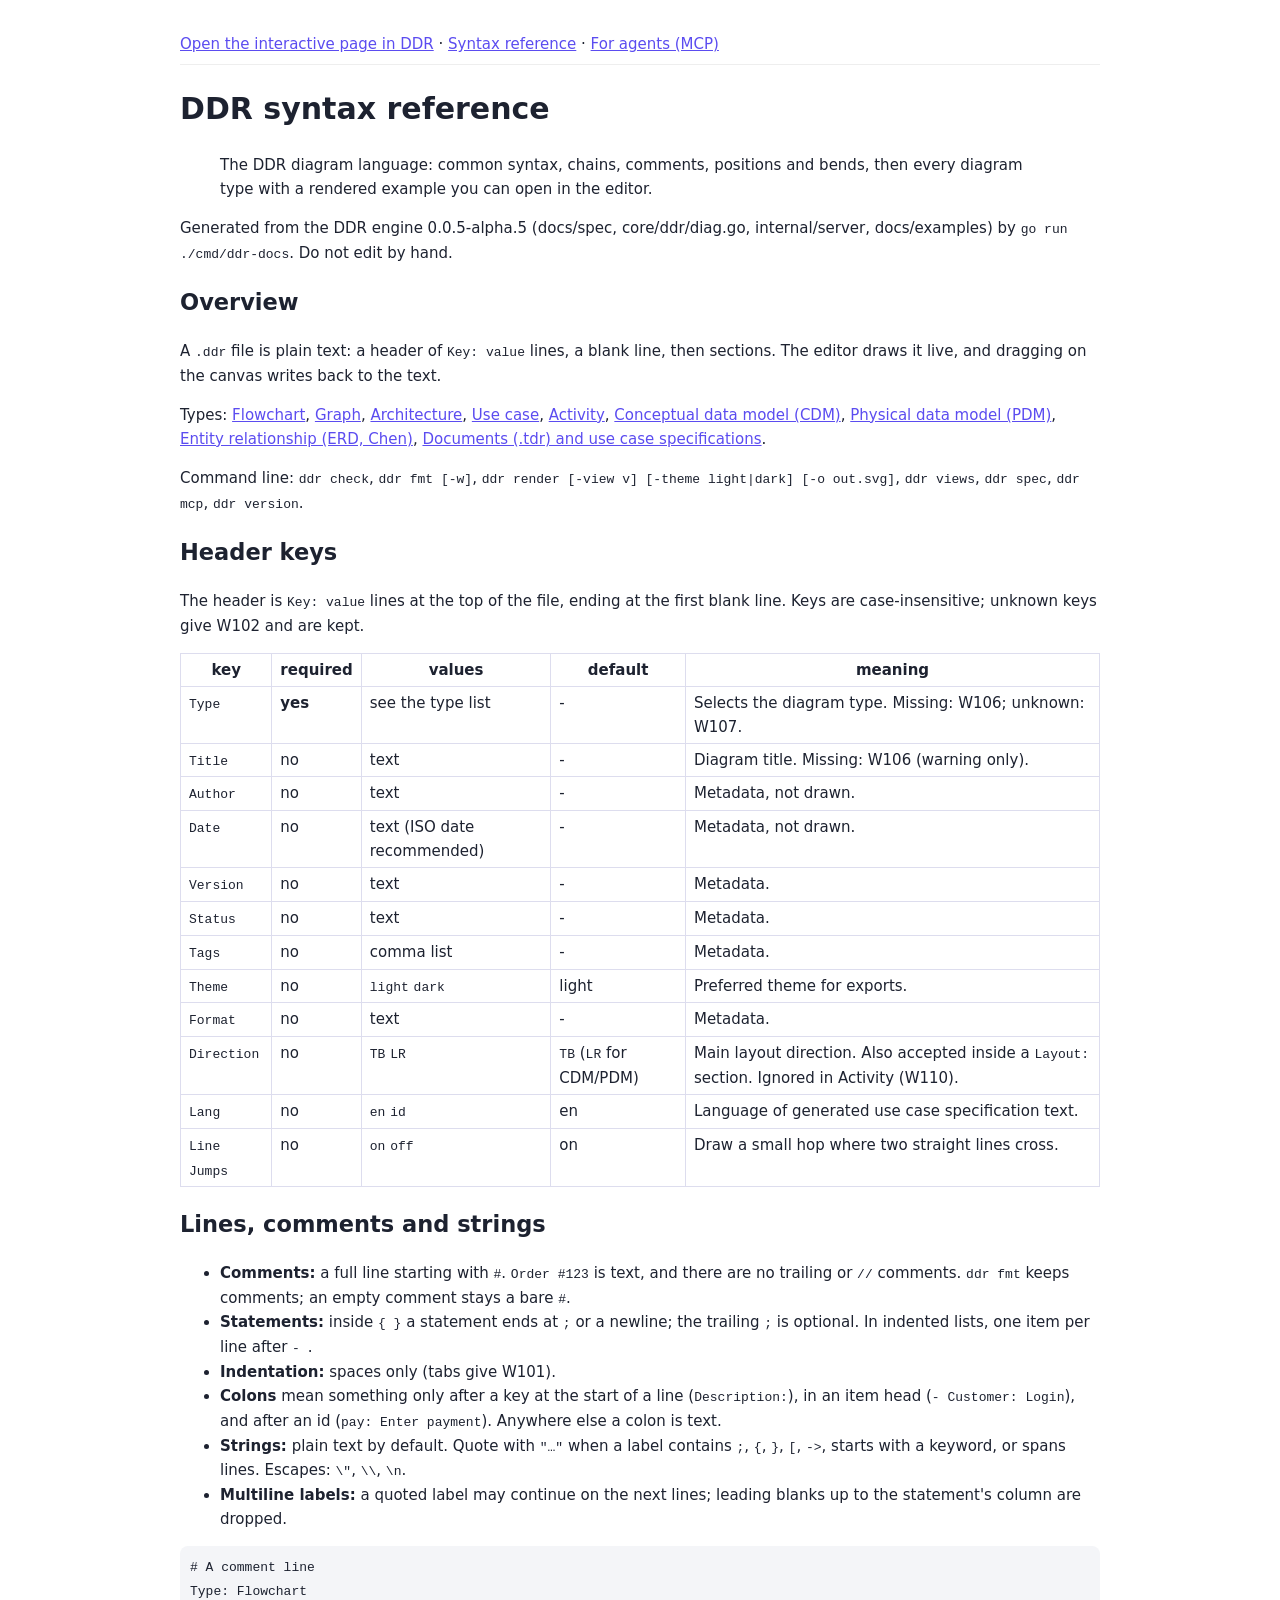
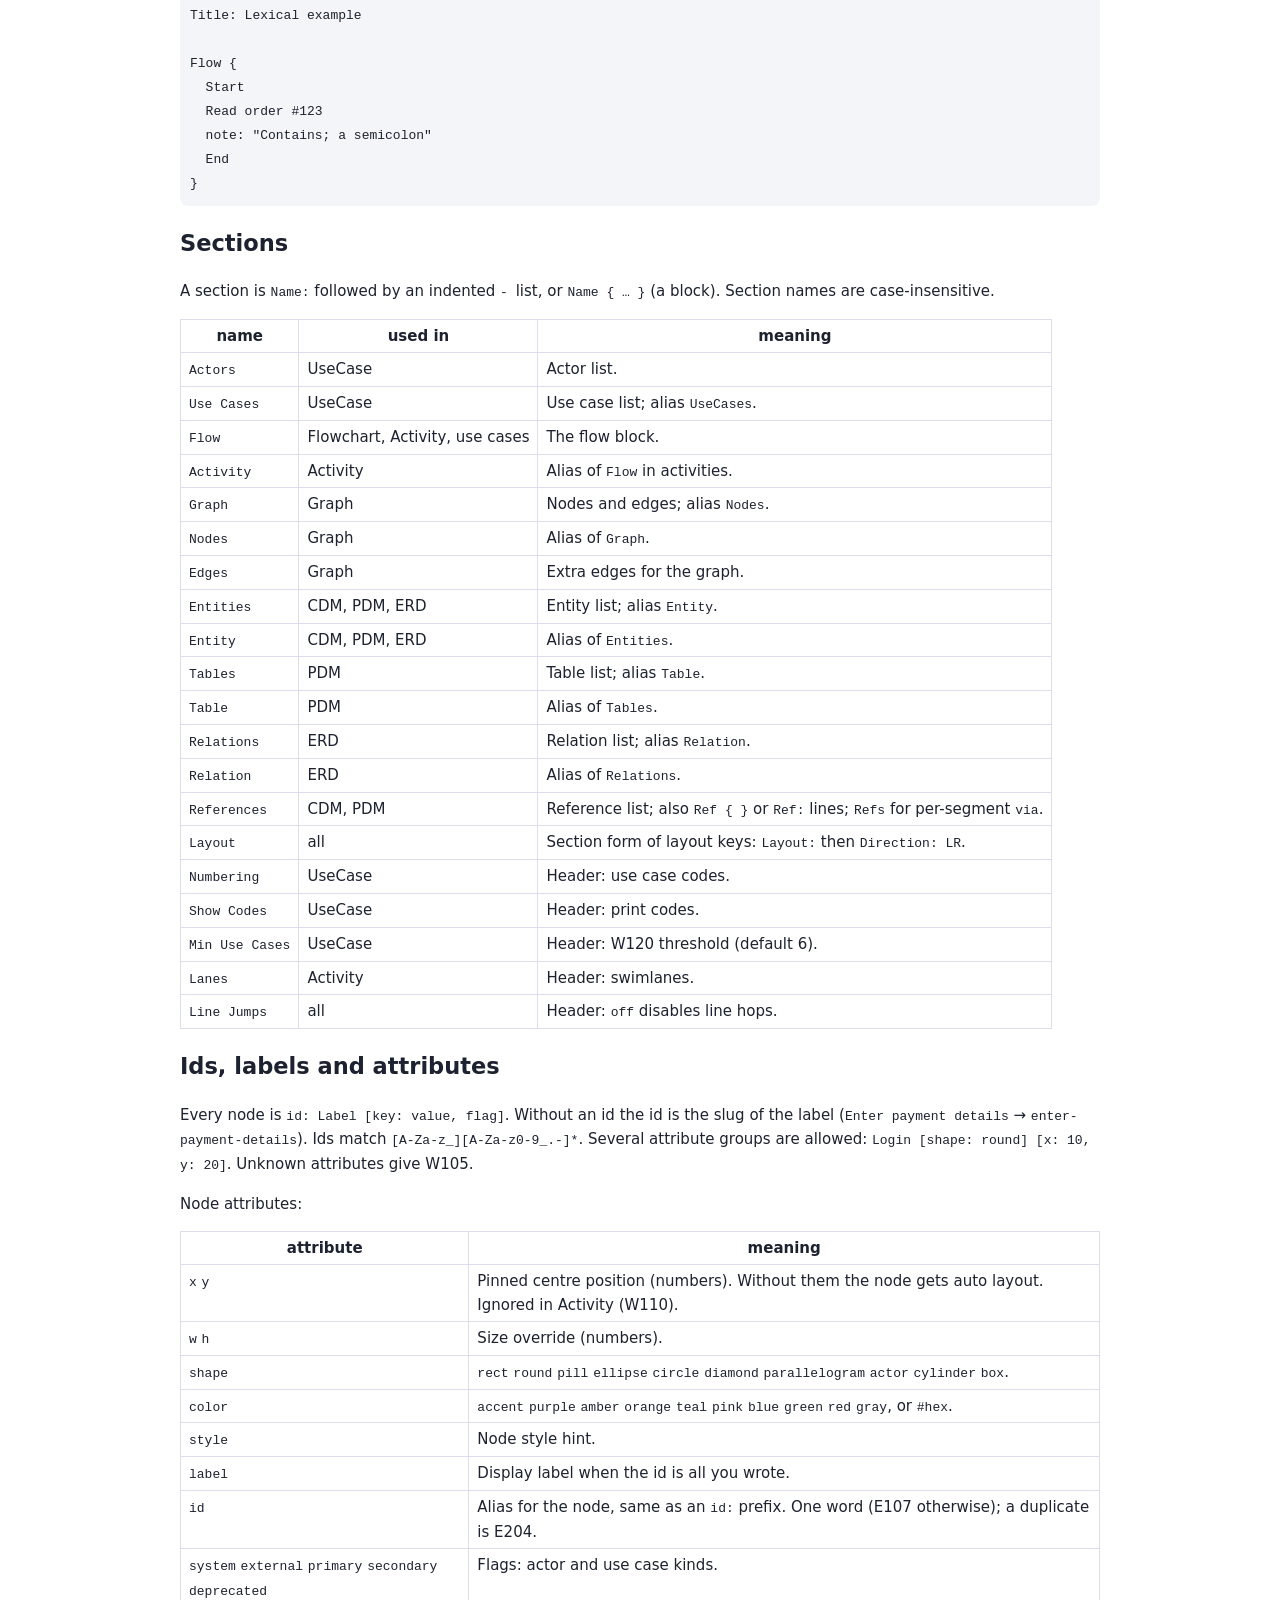
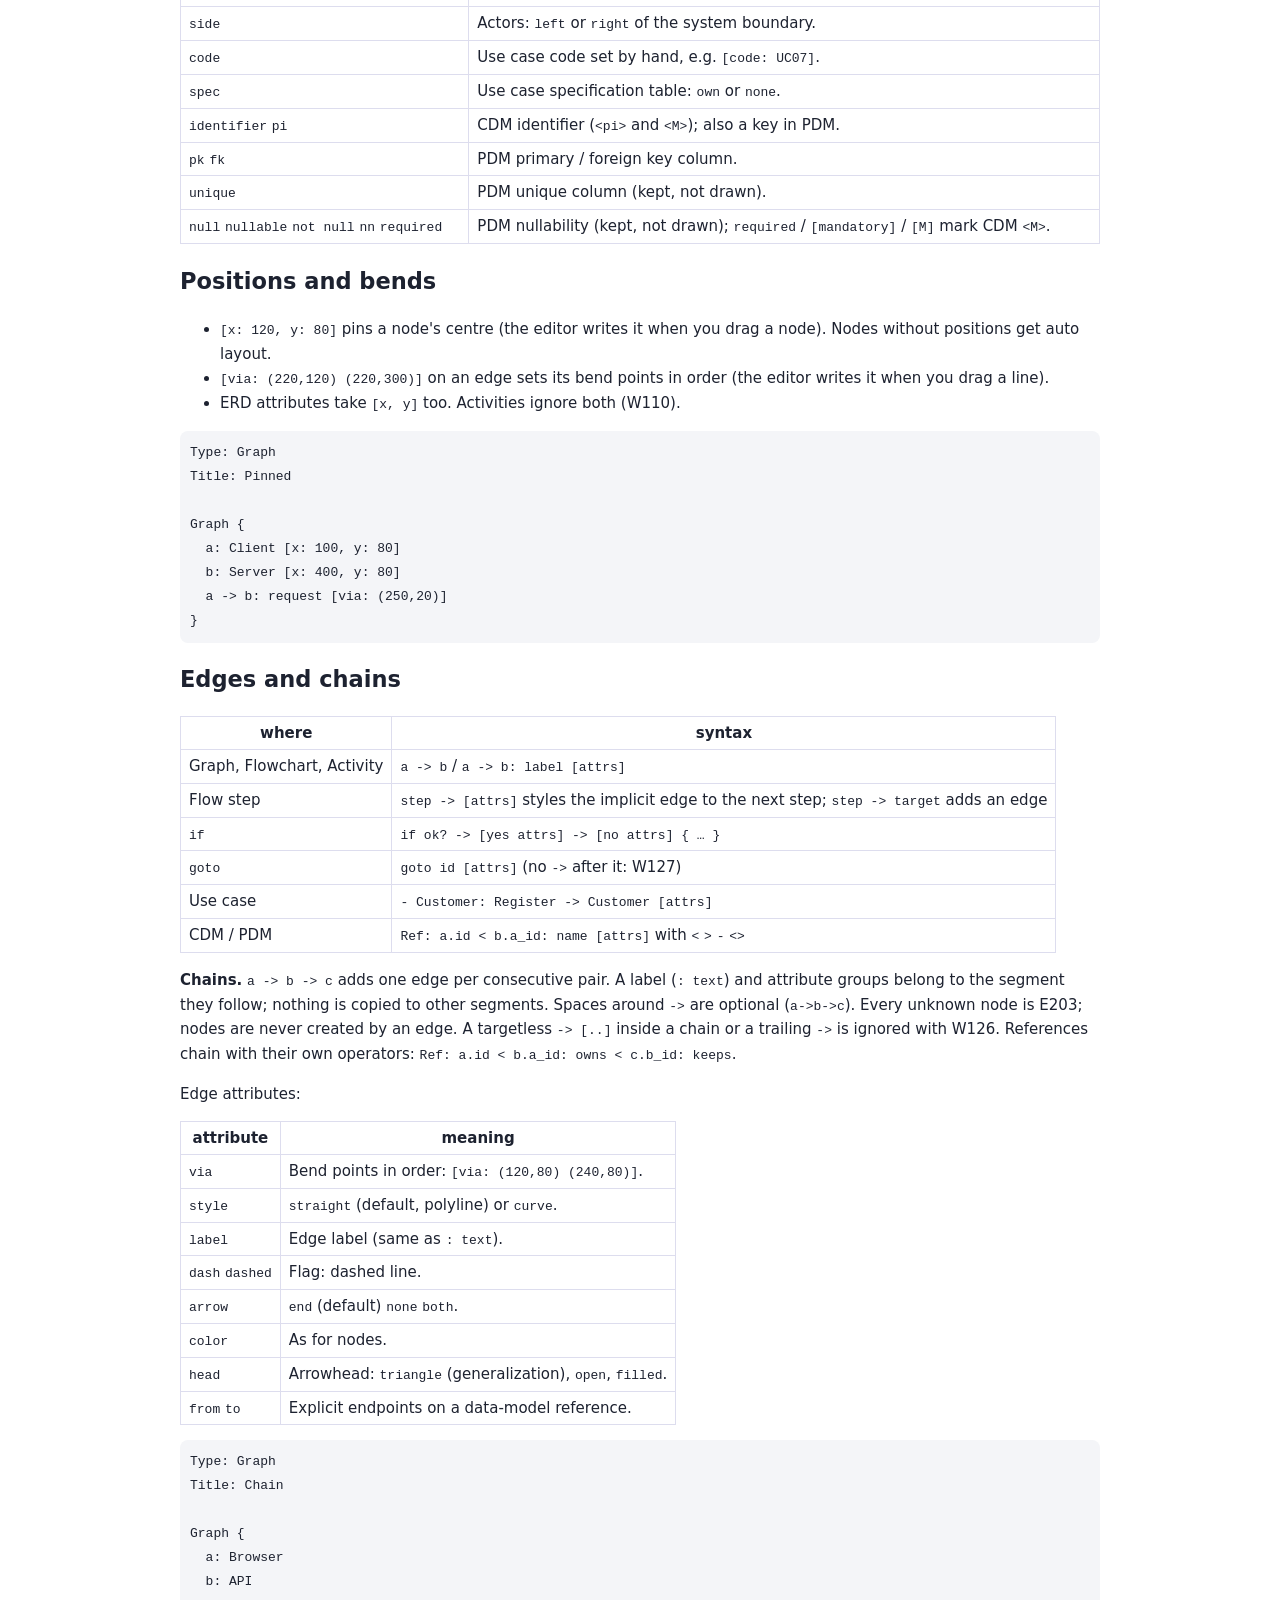
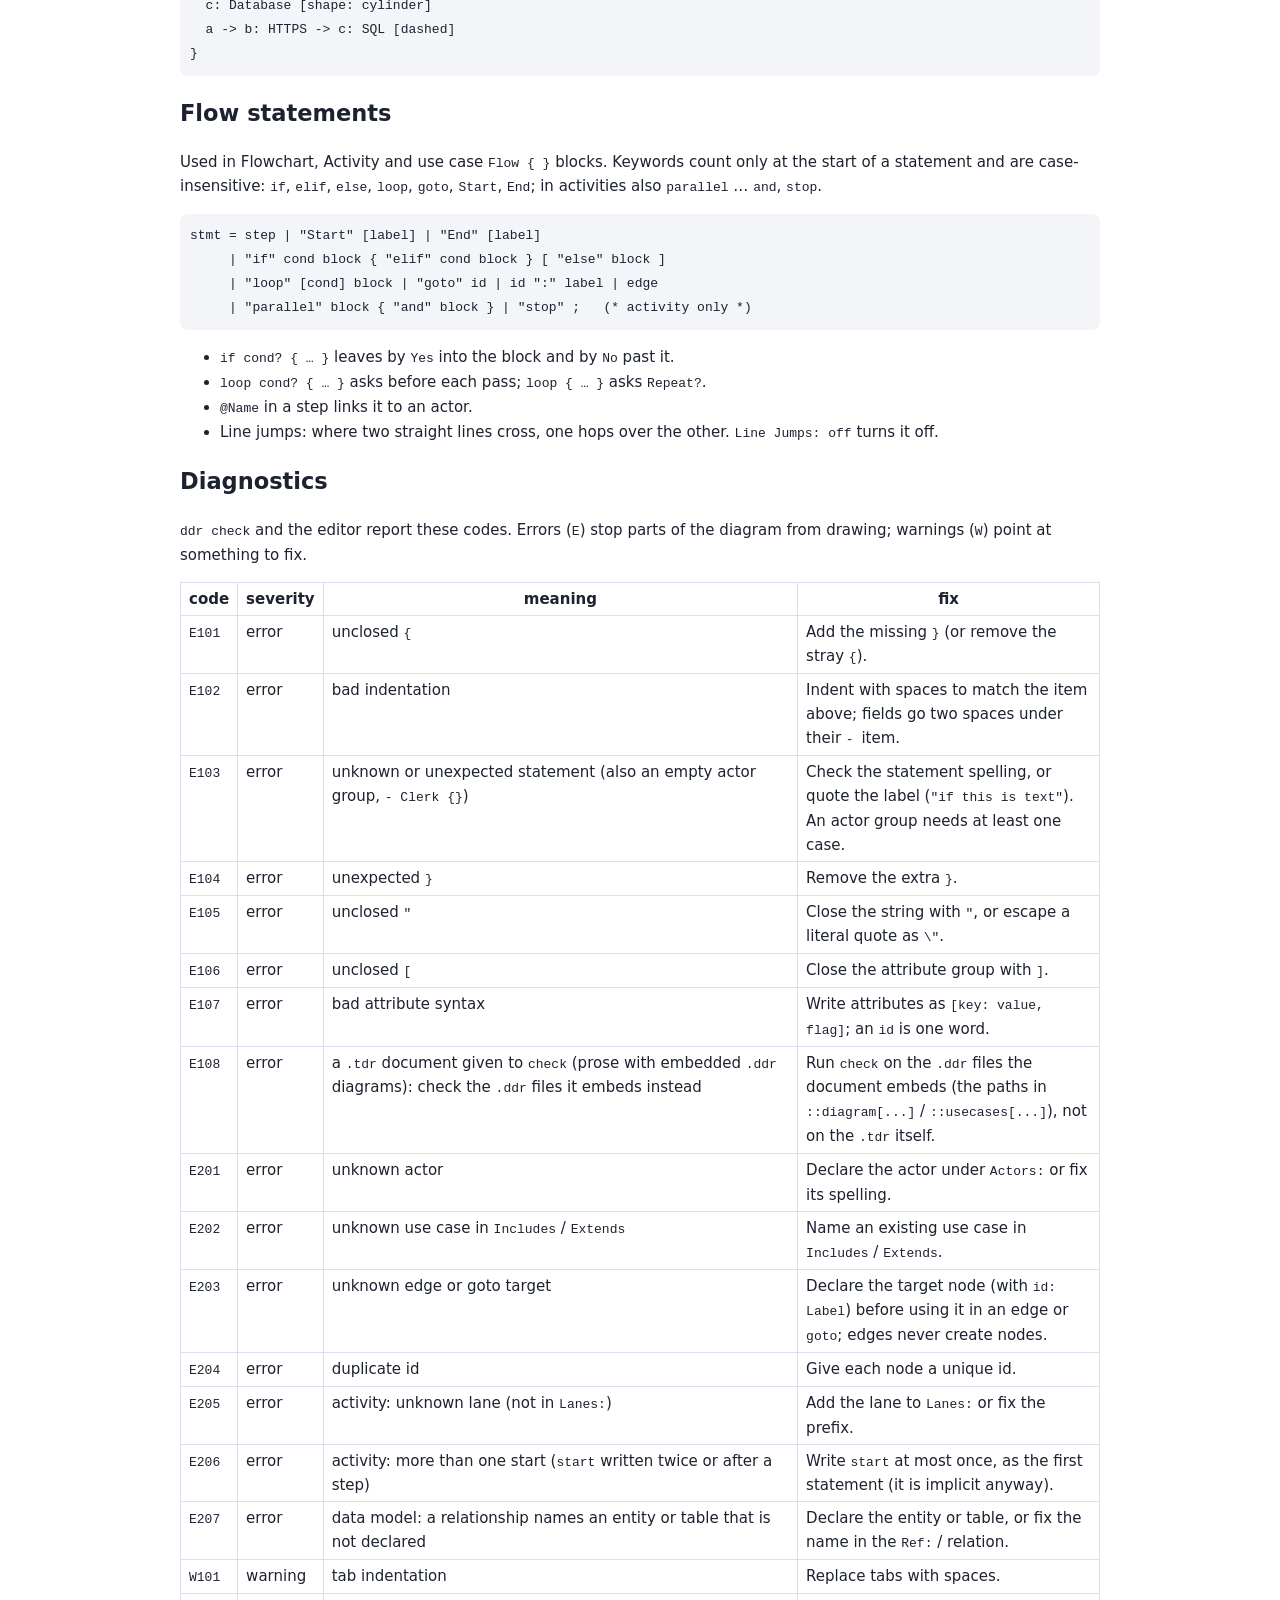
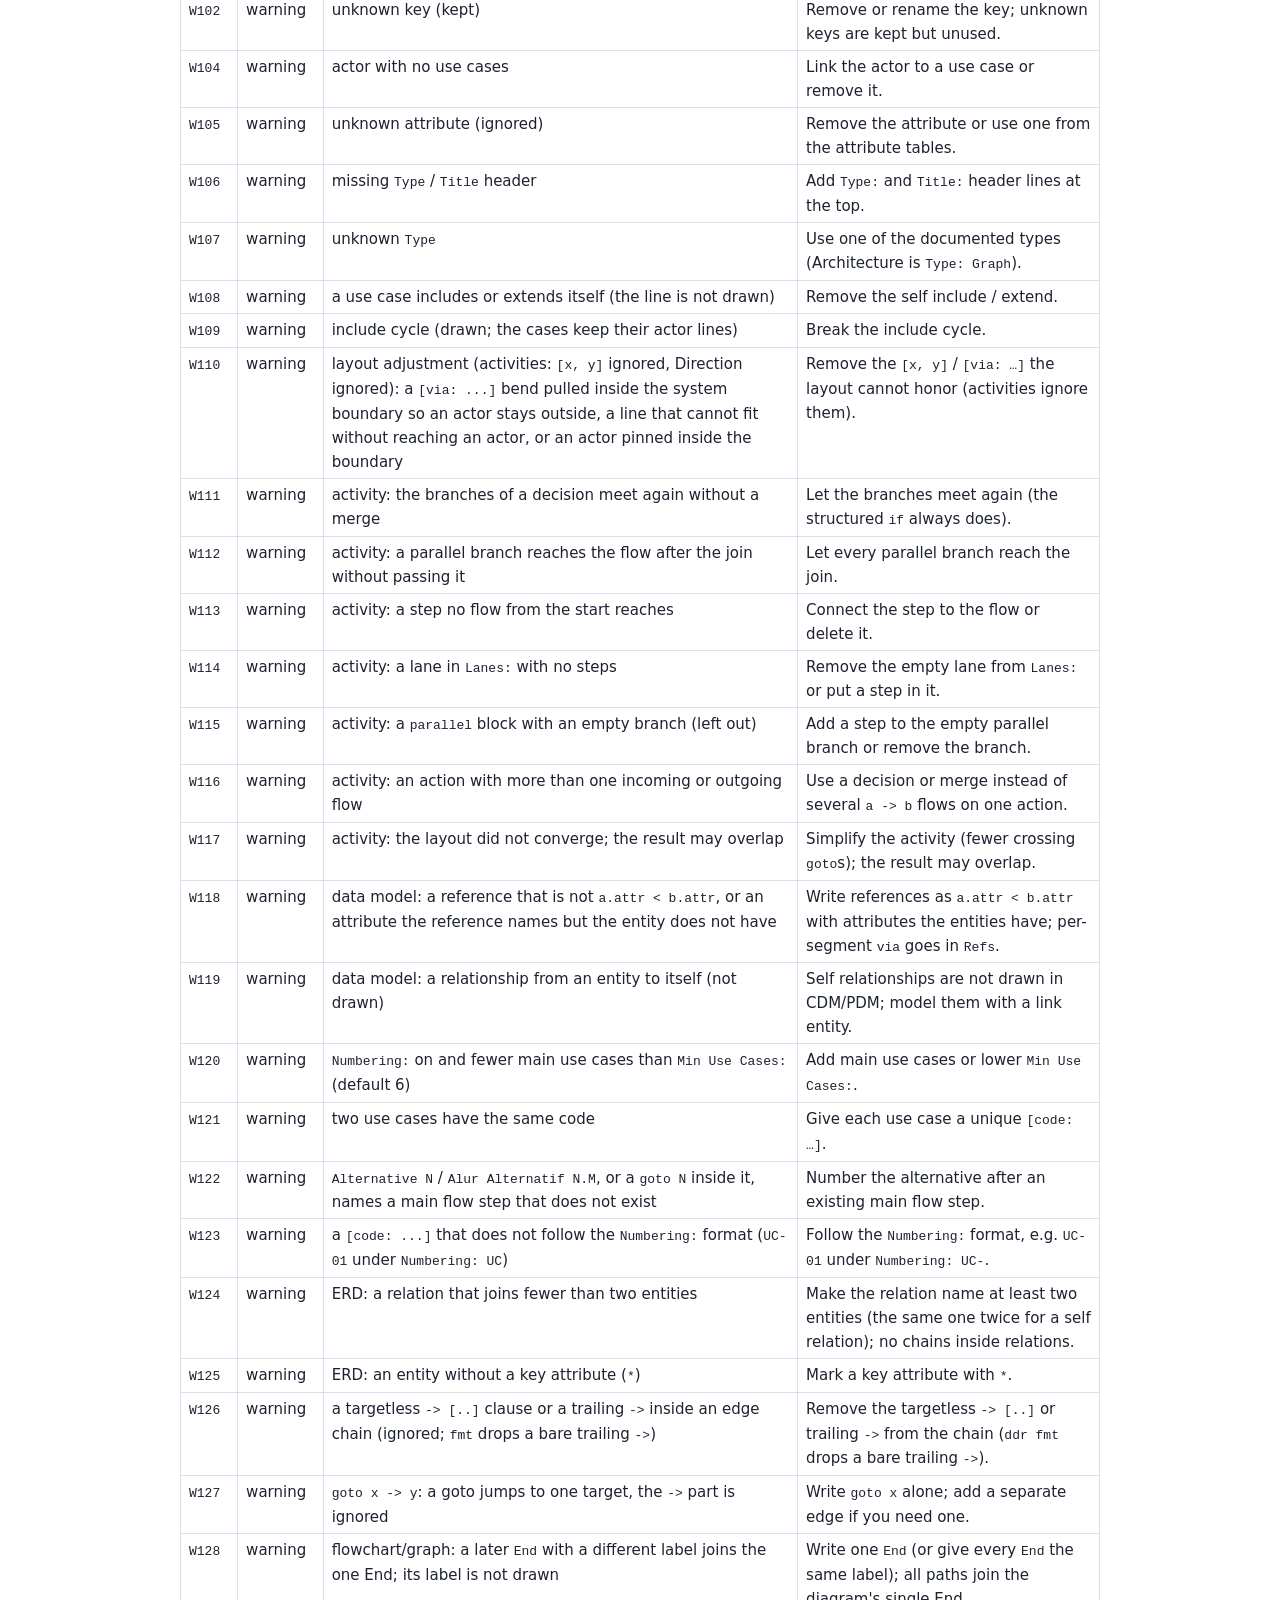
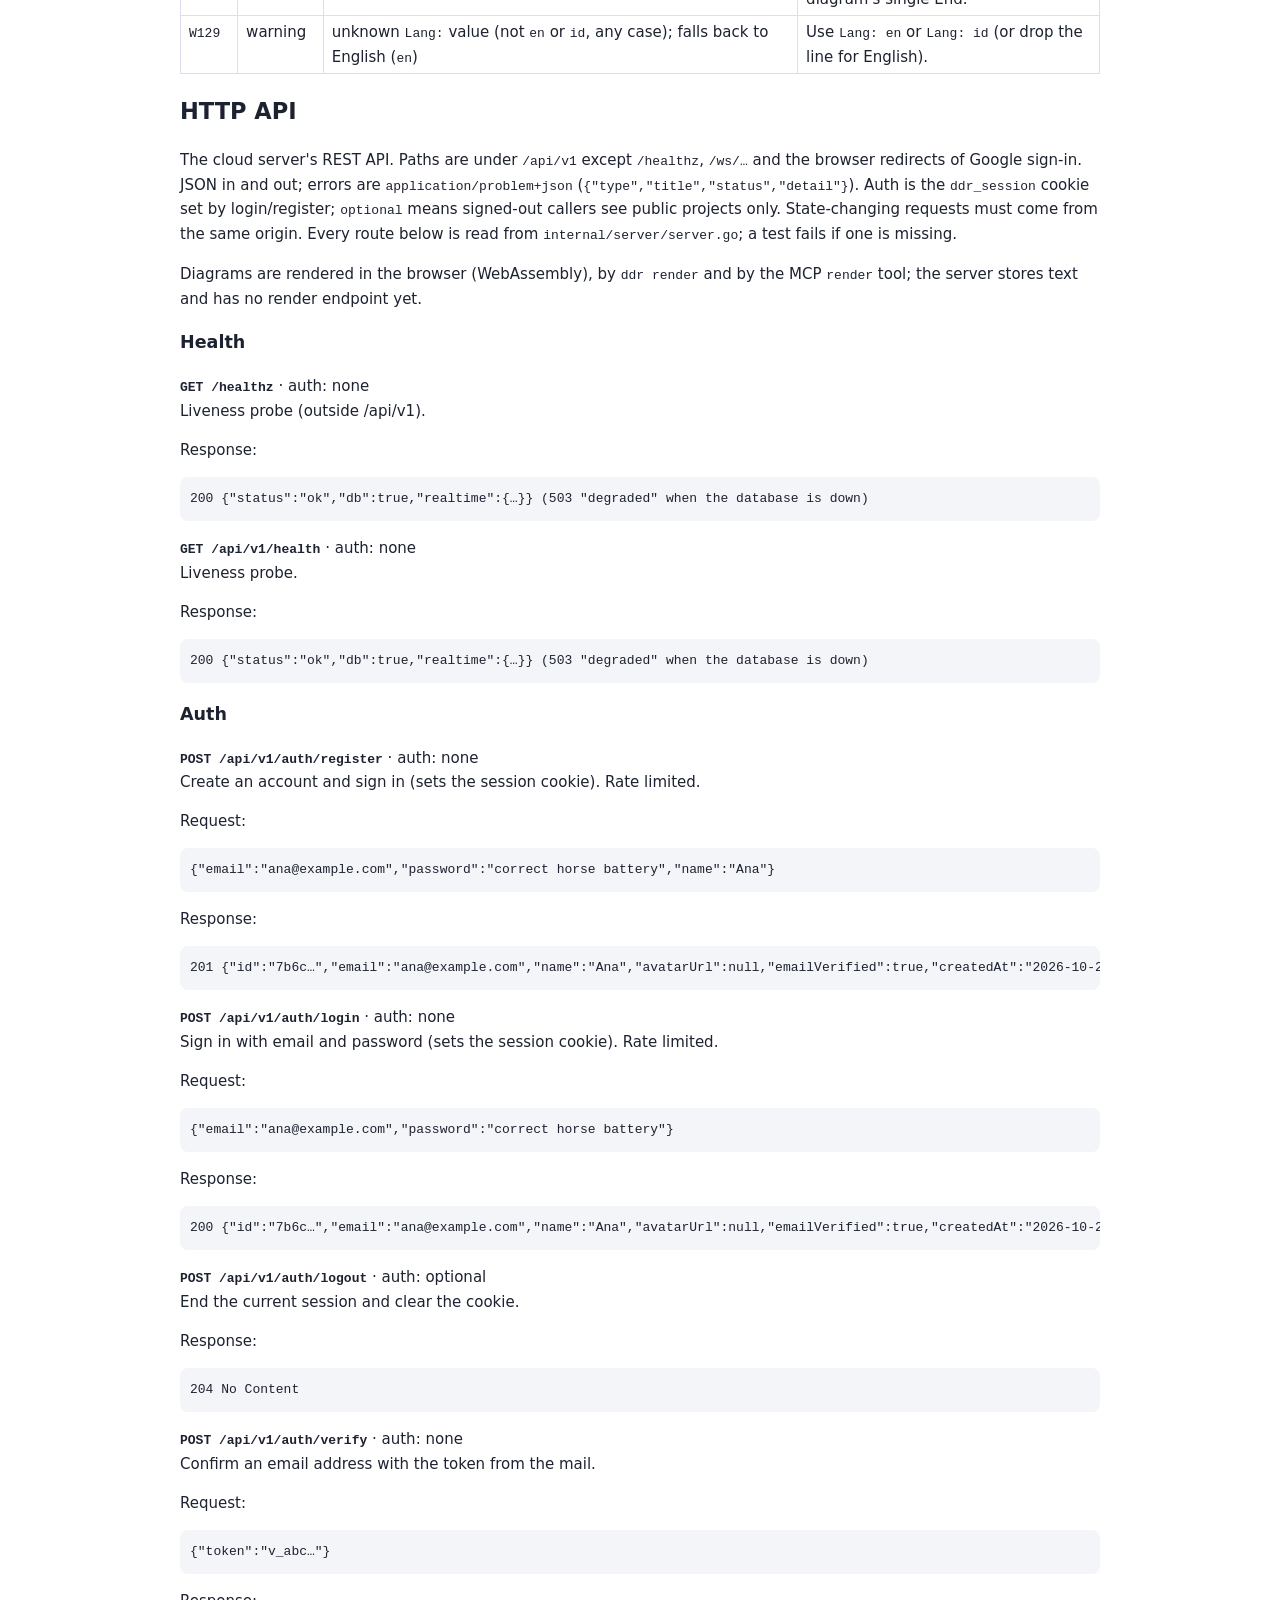
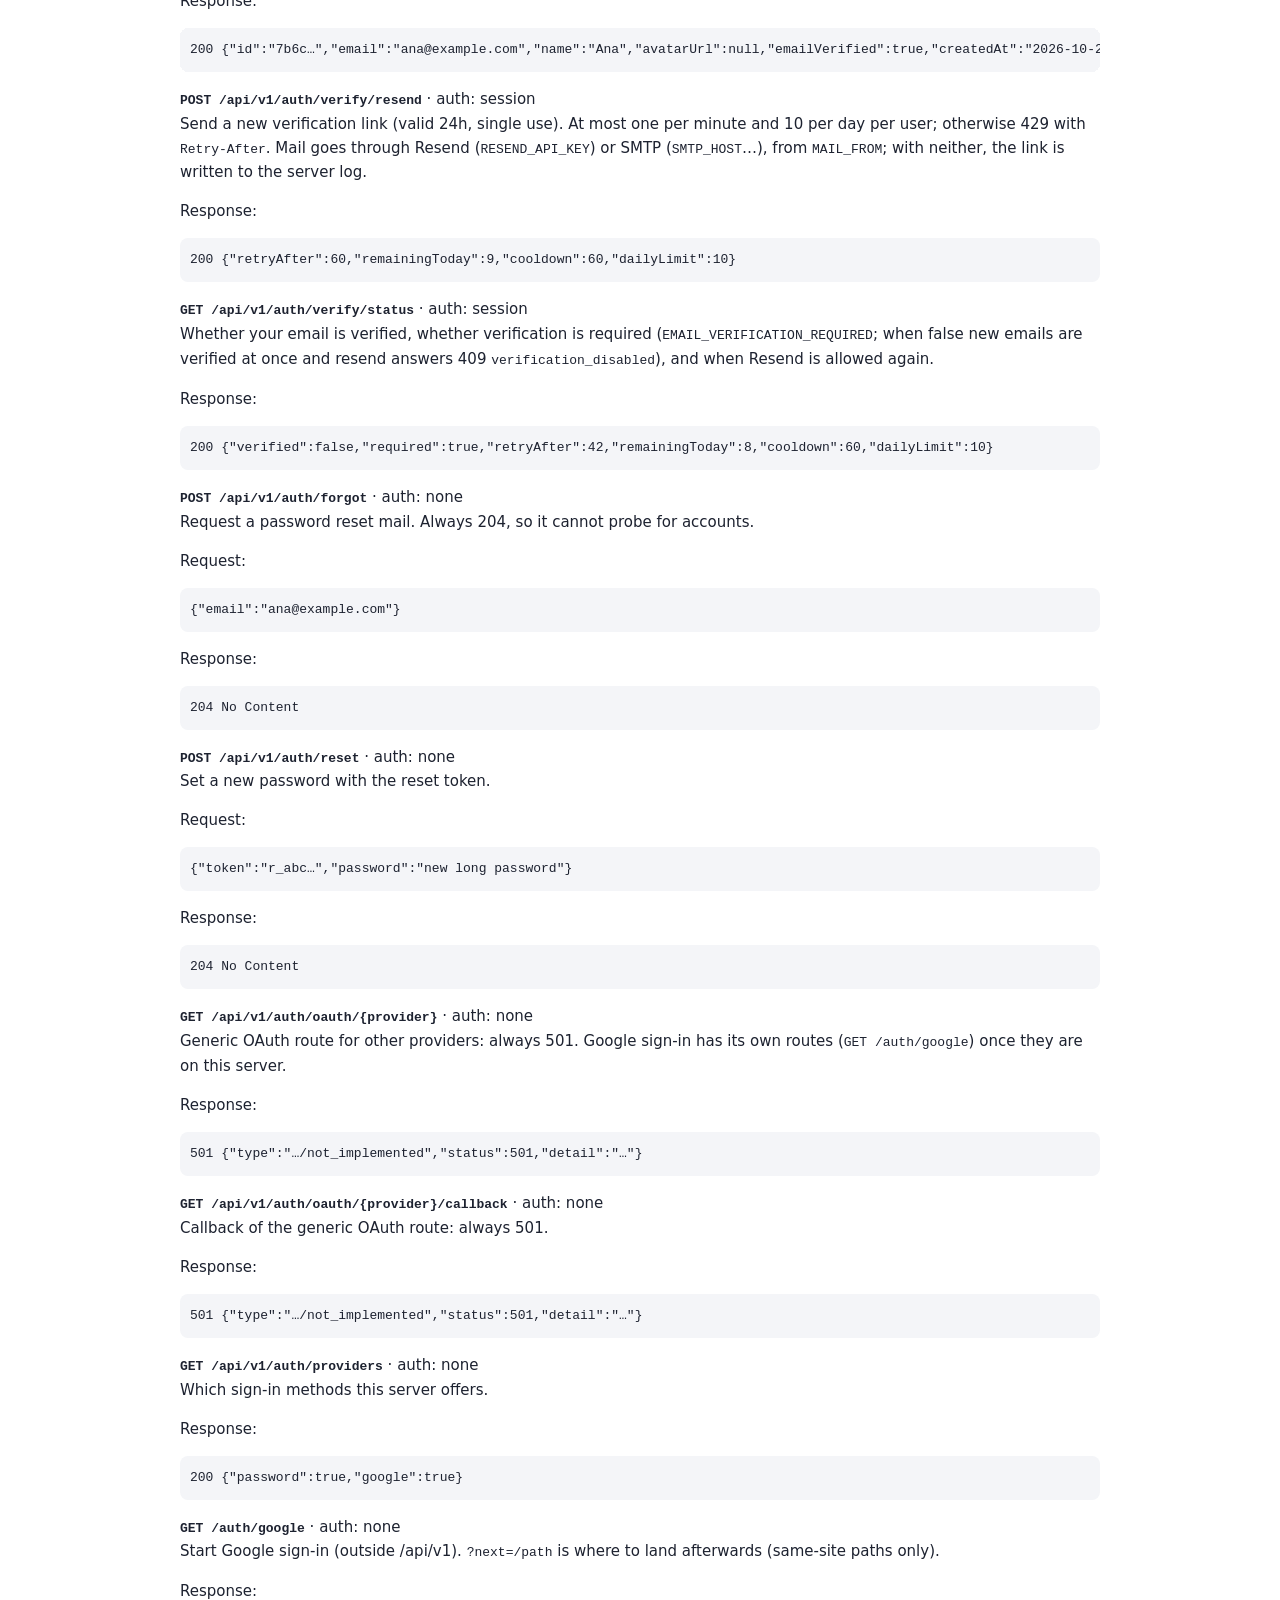
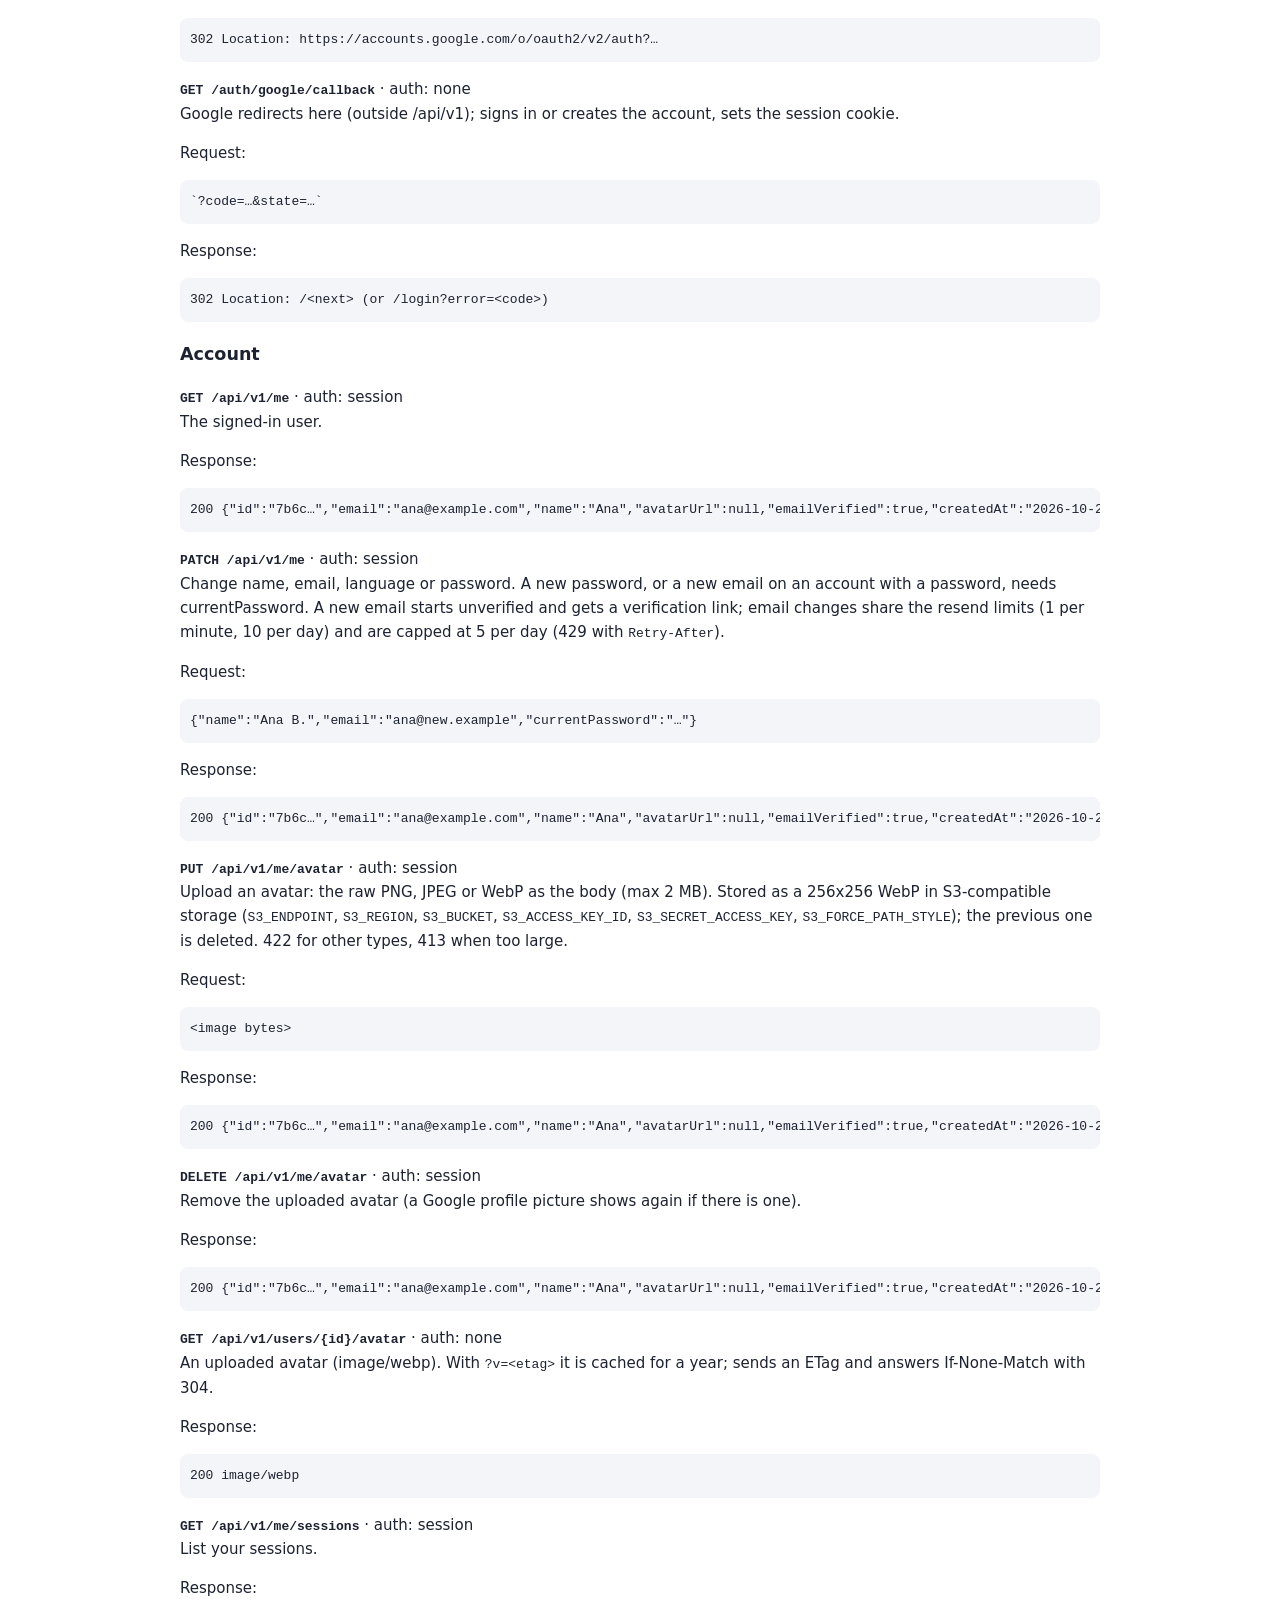
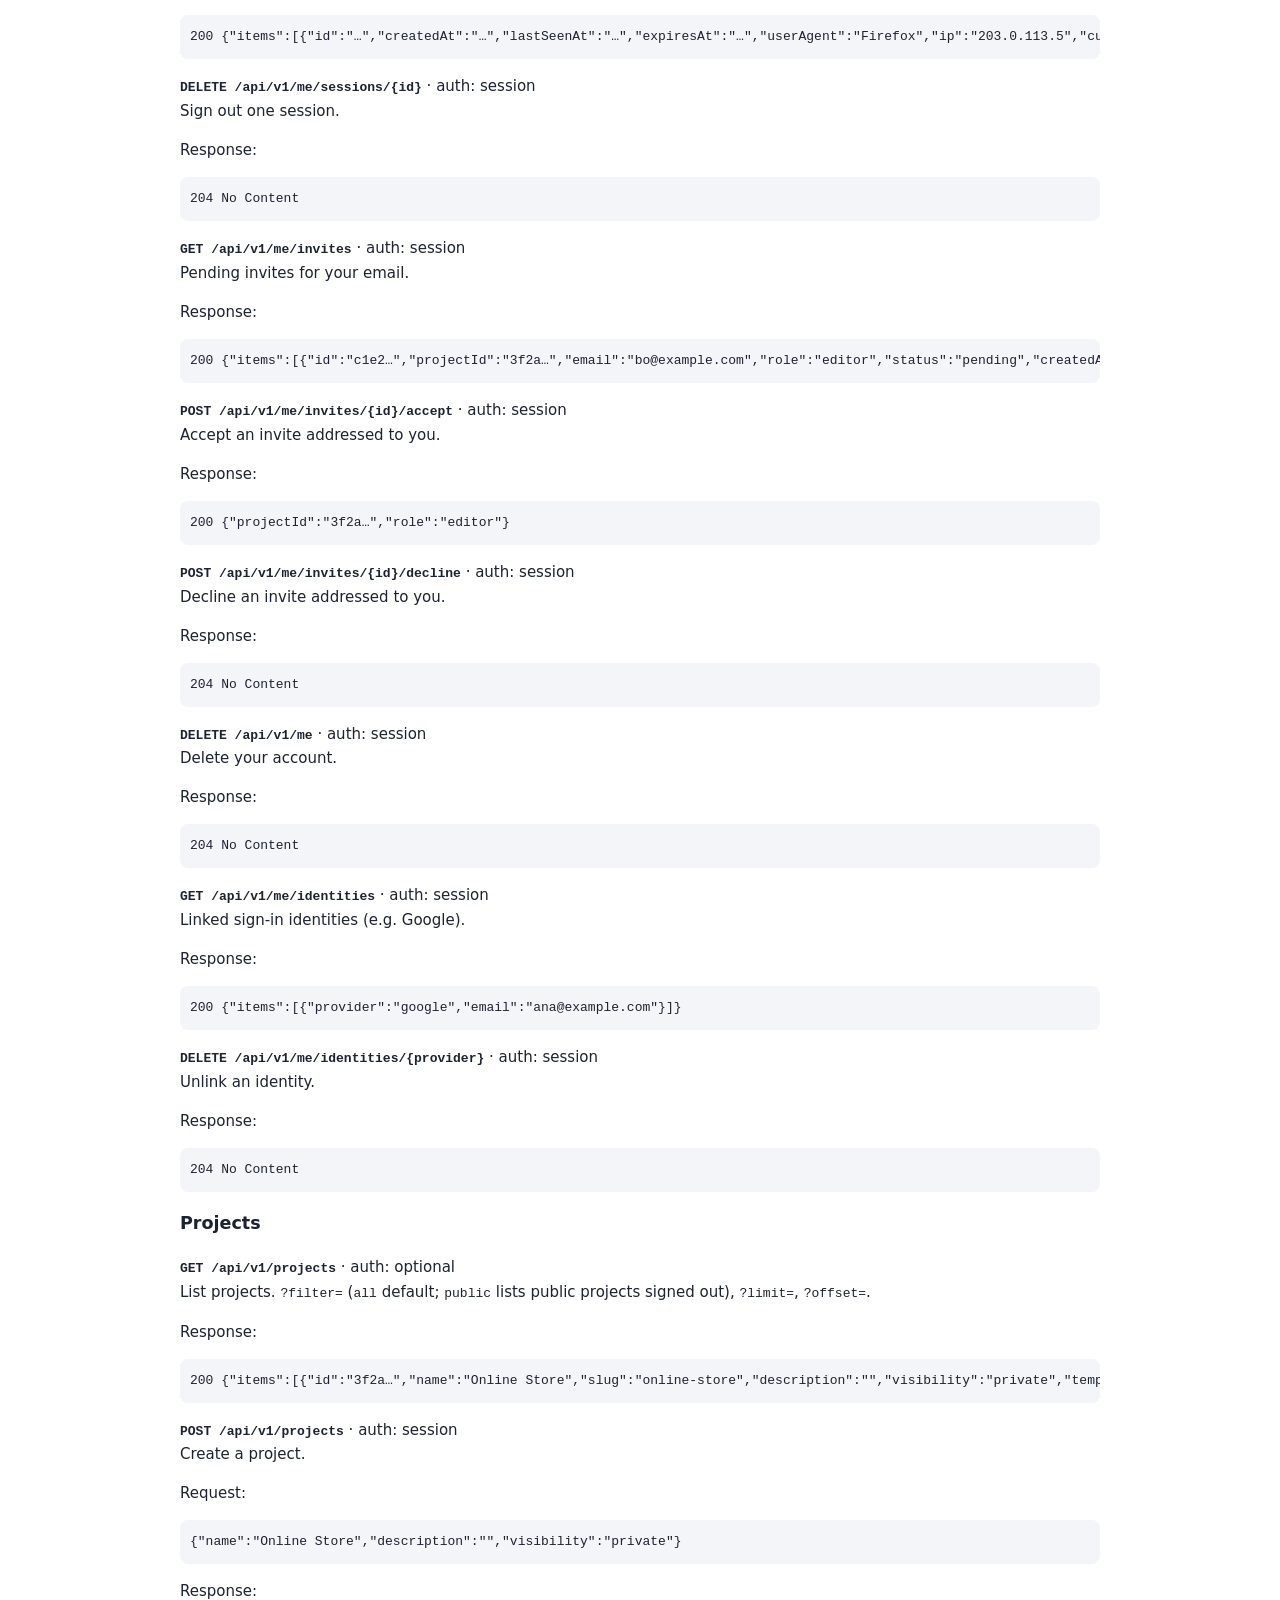
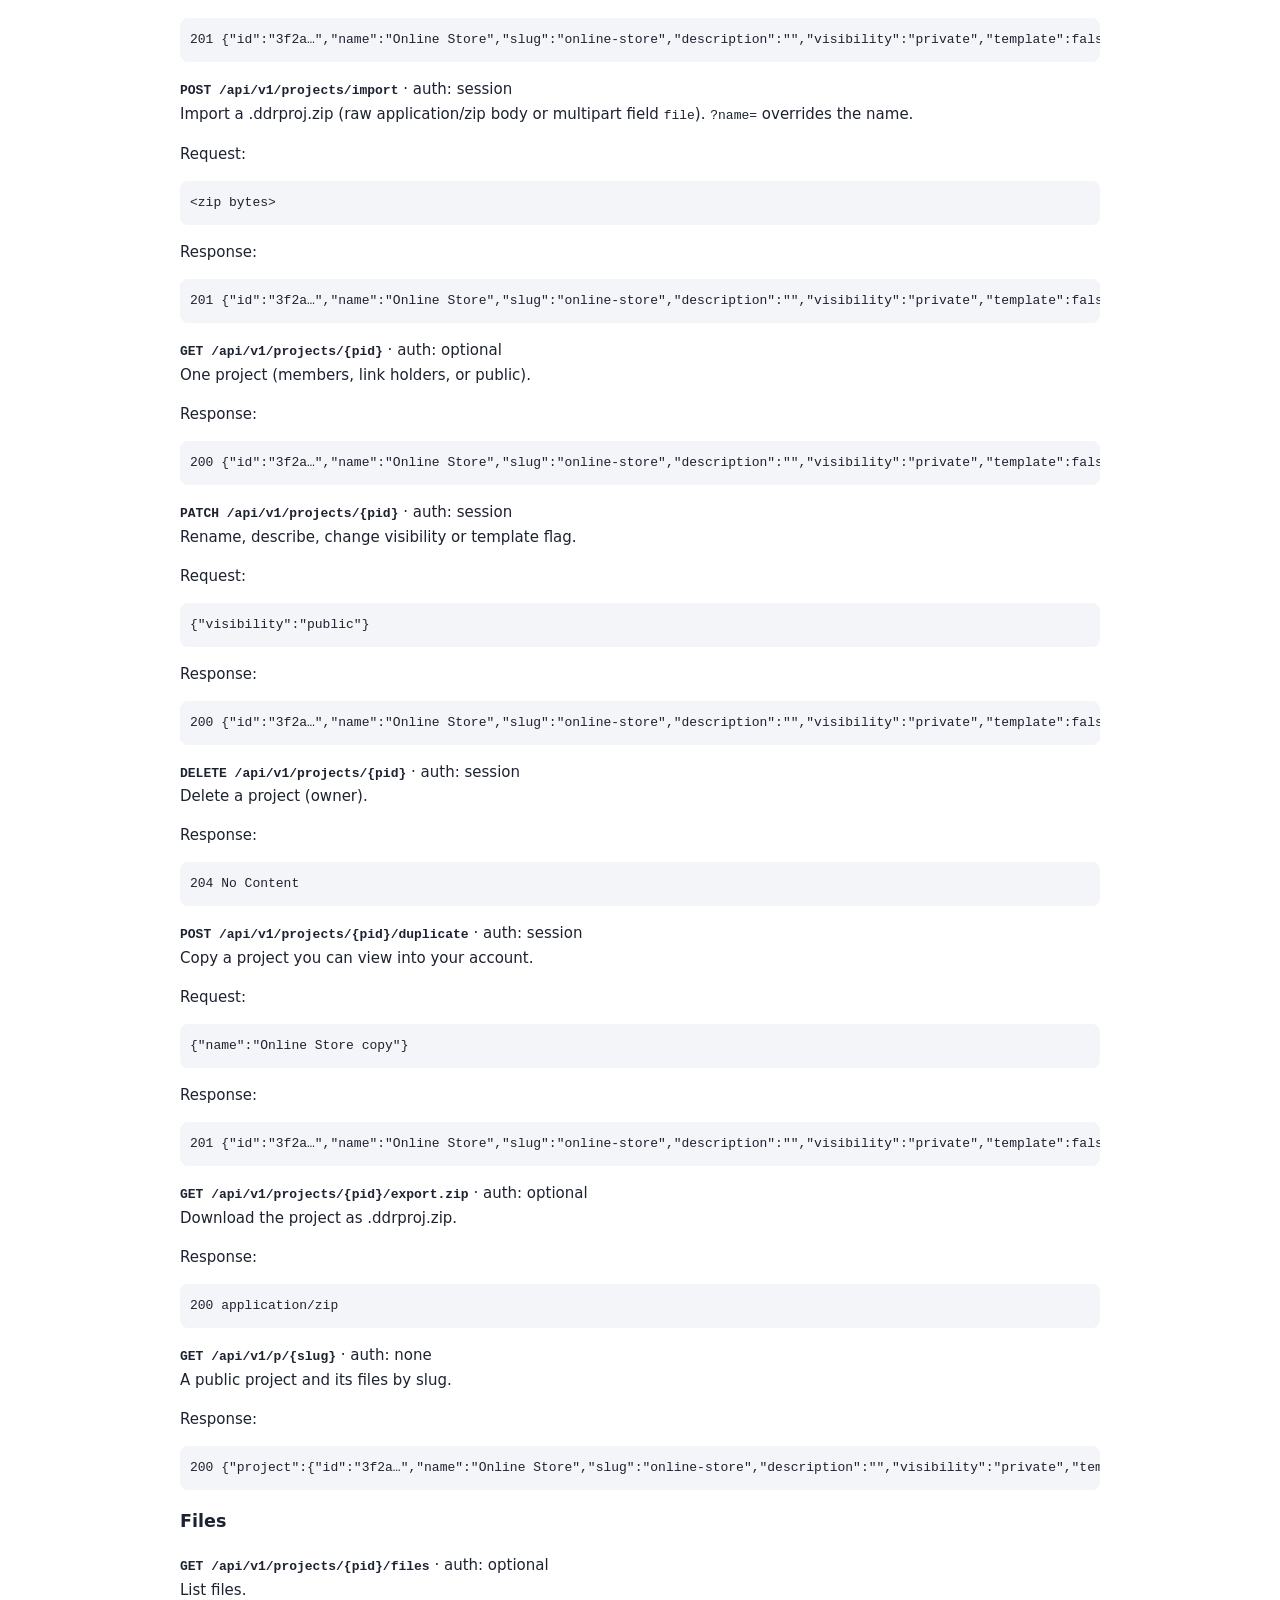
<file: docs/syntax.html>
<!doctype html>
<html lang="en">
<head>
  <meta charset="UTF-8" />
  <meta name="viewport" content="width=device-width, initial-scale=1" />
  <title>DDR syntax reference · DDR 0.0.5-alpha.5</title>
  <meta name="description" content="The DDR diagram language: common syntax, chains, comments, positions, every diagram type with examples, diagnostics and the HTTP API." />
  <meta name="robots" content="index, follow" />
  <link rel="canonical" href="https://fastering.thedev.id/ddr-free/docs/syntax.html" />
  <meta property="og:url" content="https://fastering.thedev.id/ddr-free/docs/syntax.html" />
  <meta property="og:type" content="article" />
  <meta property="og:title" content="DDR syntax reference" />
  <meta property="og:description" content="The DDR diagram language: common syntax, chains, comments, positions, every diagram type with examples, diagnostics and the HTTP API." />
  <link rel="alternate" type="text/markdown" href="syntax.md" />
  <link rel="icon" href="../icons/icon.svg" type="image/svg+xml" />
  <style>body{font:15px/1.6 system-ui,sans-serif;max-width:920px;margin:0 auto;padding:24px;color:#1d2230}pre{background:#f4f5f8;padding:10px;overflow:auto;border-radius:8px}code{font-size:13px}table{border-collapse:collapse;display:block;overflow:auto}td,th{border:1px solid #dde;padding:4px 8px;vertical-align:top}a{color:#5b4cf0}.bar{position:sticky;top:0;background:#fff;padding:8px 0;border-bottom:1px solid #eee}</style>
</head>
<body>
<div class="bar"><a href="../#/docs/syntax">Open the interactive page in DDR</a> · <a href="syntax.html">Syntax reference</a> · <a href="agents.html">For agents (MCP)</a></div>
<h1>DDR syntax reference</h1>
<blockquote>
<p>The DDR diagram language: common syntax, chains, comments, positions and bends, then every diagram type with a rendered example you can open in the editor.</p>
</blockquote>
<p>Generated from the DDR engine 0.0.5-alpha.5 (docs/spec, core/ddr/diag.go, internal/server, docs/examples) by <code>go run ./cmd/ddr-docs</code>. Do not edit by hand.</p>
<h2>Overview</h2>
<p>A <code>.ddr</code> file is plain text: a header of <code>Key: value</code> lines, a blank line, then sections. The editor draws it live, and dragging on the canvas writes back to the text.</p>
<p>Types: <a href="#flowchart">Flowchart</a>, <a href="#graph">Graph</a>, <a href="#architecture">Architecture</a>, <a href="#usecase">Use case</a>, <a href="#activity">Activity</a>, <a href="#cdm">Conceptual data model (CDM)</a>, <a href="#pdm">Physical data model (PDM)</a>, <a href="#erd">Entity relationship (ERD, Chen)</a>, <a href="#tdr">Documents (.tdr) and use case specifications</a>.</p>
<p>Command line: <code>ddr check</code>, <code>ddr fmt [-w]</code>, <code>ddr render [-view v] [-theme light|dark] [-o out.svg]</code>, <code>ddr views</code>, <code>ddr spec</code>, <code>ddr mcp</code>, <code>ddr version</code>.</p>
<h2>Header keys</h2>
<p>The header is <code>Key: value</code> lines at the top of the file, ending at the first blank line. Keys are case-insensitive; unknown keys give W102 and are kept.</p>
<table>
<thead>
<tr>
<th>key</th>
<th>required</th>
<th>values</th>
<th>default</th>
<th>meaning</th>
</tr>
</thead>
<tbody><tr>
<td><code>Type</code></td>
<td><strong>yes</strong></td>
<td>see the type list</td>
<td>-</td>
<td>Selects the diagram type. Missing: W106; unknown: W107.</td>
</tr>
<tr>
<td><code>Title</code></td>
<td>no</td>
<td>text</td>
<td>-</td>
<td>Diagram title. Missing: W106 (warning only).</td>
</tr>
<tr>
<td><code>Author</code></td>
<td>no</td>
<td>text</td>
<td>-</td>
<td>Metadata, not drawn.</td>
</tr>
<tr>
<td><code>Date</code></td>
<td>no</td>
<td>text (ISO date recommended)</td>
<td>-</td>
<td>Metadata, not drawn.</td>
</tr>
<tr>
<td><code>Version</code></td>
<td>no</td>
<td>text</td>
<td>-</td>
<td>Metadata.</td>
</tr>
<tr>
<td><code>Status</code></td>
<td>no</td>
<td>text</td>
<td>-</td>
<td>Metadata.</td>
</tr>
<tr>
<td><code>Tags</code></td>
<td>no</td>
<td>comma list</td>
<td>-</td>
<td>Metadata.</td>
</tr>
<tr>
<td><code>Theme</code></td>
<td>no</td>
<td><code>light</code> <code>dark</code></td>
<td>light</td>
<td>Preferred theme for exports.</td>
</tr>
<tr>
<td><code>Format</code></td>
<td>no</td>
<td>text</td>
<td>-</td>
<td>Metadata.</td>
</tr>
<tr>
<td><code>Direction</code></td>
<td>no</td>
<td><code>TB</code> <code>LR</code></td>
<td><code>TB</code> (<code>LR</code> for CDM/PDM)</td>
<td>Main layout direction. Also accepted inside a <code>Layout:</code> section. Ignored in Activity (W110).</td>
</tr>
<tr>
<td><code>Lang</code></td>
<td>no</td>
<td><code>en</code> <code>id</code></td>
<td>en</td>
<td>Language of generated use case specification text.</td>
</tr>
<tr>
<td><code>Line Jumps</code></td>
<td>no</td>
<td><code>on</code> <code>off</code></td>
<td>on</td>
<td>Draw a small hop where two straight lines cross.</td>
</tr>
</tbody></table>
<h2>Lines, comments and strings</h2>
<ul>
<li><strong>Comments:</strong> a full line starting with <code>#</code>. <code>Order #123</code> is text, and there are no trailing or <code>//</code> comments. <code>ddr fmt</code> keeps comments; an empty comment stays a bare <code>#</code>.</li>
<li><strong>Statements:</strong> inside <code>{ }</code> a statement ends at <code>;</code> or a newline; the trailing <code>;</code> is optional. In indented lists, one item per line after <code>- </code>.</li>
<li><strong>Indentation:</strong> spaces only (tabs give W101).</li>
<li><strong>Colons</strong> mean something only after a key at the start of a line (<code>Description:</code>), in an item head (<code>- Customer: Login</code>), and after an id (<code>pay: Enter payment</code>). Anywhere else a colon is text.</li>
<li><strong>Strings:</strong> plain text by default. Quote with <code>&quot;…&quot;</code> when a label contains <code>;</code>, <code>{</code>, <code>}</code>, <code>[</code>, <code>-&gt;</code>, starts with a keyword, or spans lines. Escapes: <code>\&quot;</code>, <code>\\</code>, <code>\n</code>.</li>
<li><strong>Multiline labels:</strong> a quoted label may continue on the next lines; leading blanks up to the statement&#39;s column are dropped.</li>
</ul>
<pre><code class="language-ddr"># A comment line
Type: Flowchart
Title: Lexical example

Flow {
  Start
  Read order #123
  note: &quot;Contains; a semicolon&quot;
  End
}
</code></pre>
<h2>Sections</h2>
<p>A section is <code>Name:</code> followed by an indented <code>- </code> list, or <code>Name { … }</code> (a block). Section names are case-insensitive.</p>
<table>
<thead>
<tr>
<th>name</th>
<th>used in</th>
<th>meaning</th>
</tr>
</thead>
<tbody><tr>
<td><code>Actors</code></td>
<td>UseCase</td>
<td>Actor list.</td>
</tr>
<tr>
<td><code>Use Cases</code></td>
<td>UseCase</td>
<td>Use case list; alias <code>UseCases</code>.</td>
</tr>
<tr>
<td><code>Flow</code></td>
<td>Flowchart, Activity, use cases</td>
<td>The flow block.</td>
</tr>
<tr>
<td><code>Activity</code></td>
<td>Activity</td>
<td>Alias of <code>Flow</code> in activities.</td>
</tr>
<tr>
<td><code>Graph</code></td>
<td>Graph</td>
<td>Nodes and edges; alias <code>Nodes</code>.</td>
</tr>
<tr>
<td><code>Nodes</code></td>
<td>Graph</td>
<td>Alias of <code>Graph</code>.</td>
</tr>
<tr>
<td><code>Edges</code></td>
<td>Graph</td>
<td>Extra edges for the graph.</td>
</tr>
<tr>
<td><code>Entities</code></td>
<td>CDM, PDM, ERD</td>
<td>Entity list; alias <code>Entity</code>.</td>
</tr>
<tr>
<td><code>Entity</code></td>
<td>CDM, PDM, ERD</td>
<td>Alias of <code>Entities</code>.</td>
</tr>
<tr>
<td><code>Tables</code></td>
<td>PDM</td>
<td>Table list; alias <code>Table</code>.</td>
</tr>
<tr>
<td><code>Table</code></td>
<td>PDM</td>
<td>Alias of <code>Tables</code>.</td>
</tr>
<tr>
<td><code>Relations</code></td>
<td>ERD</td>
<td>Relation list; alias <code>Relation</code>.</td>
</tr>
<tr>
<td><code>Relation</code></td>
<td>ERD</td>
<td>Alias of <code>Relations</code>.</td>
</tr>
<tr>
<td><code>References</code></td>
<td>CDM, PDM</td>
<td>Reference list; also <code>Ref { }</code> or <code>Ref:</code> lines; <code>Refs</code> for per-segment <code>via</code>.</td>
</tr>
<tr>
<td><code>Layout</code></td>
<td>all</td>
<td>Section form of layout keys: <code>Layout:</code> then <code>Direction: LR</code>.</td>
</tr>
<tr>
<td><code>Numbering</code></td>
<td>UseCase</td>
<td>Header: use case codes.</td>
</tr>
<tr>
<td><code>Show Codes</code></td>
<td>UseCase</td>
<td>Header: print codes.</td>
</tr>
<tr>
<td><code>Min Use Cases</code></td>
<td>UseCase</td>
<td>Header: W120 threshold (default 6).</td>
</tr>
<tr>
<td><code>Lanes</code></td>
<td>Activity</td>
<td>Header: swimlanes.</td>
</tr>
<tr>
<td><code>Line Jumps</code></td>
<td>all</td>
<td>Header: <code>off</code> disables line hops.</td>
</tr>
</tbody></table>
<h2>Ids, labels and attributes</h2>
<p>Every node is <code>id: Label [key: value, flag]</code>. Without an id the id is the slug of the label (<code>Enter payment details</code> → <code>enter-payment-details</code>). Ids match <code>[A-Za-z_][A-Za-z0-9_.-]*</code>. Several attribute groups are allowed: <code>Login [shape: round] [x: 10, y: 20]</code>. Unknown attributes give W105.</p>
<p>Node attributes:</p>
<table>
<thead>
<tr>
<th>attribute</th>
<th>meaning</th>
</tr>
</thead>
<tbody><tr>
<td><code>x</code> <code>y</code></td>
<td>Pinned centre position (numbers). Without them the node gets auto layout. Ignored in Activity (W110).</td>
</tr>
<tr>
<td><code>w</code> <code>h</code></td>
<td>Size override (numbers).</td>
</tr>
<tr>
<td><code>shape</code></td>
<td><code>rect</code> <code>round</code> <code>pill</code> <code>ellipse</code> <code>circle</code> <code>diamond</code> <code>parallelogram</code> <code>actor</code> <code>cylinder</code> <code>box</code>.</td>
</tr>
<tr>
<td><code>color</code></td>
<td><code>accent</code> <code>purple</code> <code>amber</code> <code>orange</code> <code>teal</code> <code>pink</code> <code>blue</code> <code>green</code> <code>red</code> <code>gray</code>, or <code>#hex</code>.</td>
</tr>
<tr>
<td><code>style</code></td>
<td>Node style hint.</td>
</tr>
<tr>
<td><code>label</code></td>
<td>Display label when the id is all you wrote.</td>
</tr>
<tr>
<td><code>id</code></td>
<td>Alias for the node, same as an <code>id:</code> prefix. One word (E107 otherwise); a duplicate is E204.</td>
</tr>
<tr>
<td><code>system</code> <code>external</code> <code>primary</code> <code>secondary</code> <code>deprecated</code></td>
<td>Flags: actor and use case kinds.</td>
</tr>
<tr>
<td><code>side</code></td>
<td>Actors: <code>left</code> or <code>right</code> of the system boundary.</td>
</tr>
<tr>
<td><code>code</code></td>
<td>Use case code set by hand, e.g. <code>[code: UC07]</code>.</td>
</tr>
<tr>
<td><code>spec</code></td>
<td>Use case specification table: <code>own</code> or <code>none</code>.</td>
</tr>
<tr>
<td><code>identifier</code> <code>pi</code></td>
<td>CDM identifier (<code>&lt;pi&gt;</code> and <code>&lt;M&gt;</code>); also a key in PDM.</td>
</tr>
<tr>
<td><code>pk</code> <code>fk</code></td>
<td>PDM primary / foreign key column.</td>
</tr>
<tr>
<td><code>unique</code></td>
<td>PDM unique column (kept, not drawn).</td>
</tr>
<tr>
<td><code>null</code> <code>nullable</code> <code>not null</code> <code>nn</code> <code>required</code></td>
<td>PDM nullability (kept, not drawn); <code>required</code> / <code>[mandatory]</code> / <code>[M]</code> mark CDM <code>&lt;M&gt;</code>.</td>
</tr>
</tbody></table>
<h2>Positions and bends</h2>
<ul>
<li><code>[x: 120, y: 80]</code> pins a node&#39;s centre (the editor writes it when you drag a node). Nodes without positions get auto layout.</li>
<li><code>[via: (220,120) (220,300)]</code> on an edge sets its bend points in order (the editor writes it when you drag a line).</li>
<li>ERD attributes take <code>[x, y]</code> too. Activities ignore both (W110).</li>
</ul>
<pre><code class="language-ddr">Type: Graph
Title: Pinned

Graph {
  a: Client [x: 100, y: 80]
  b: Server [x: 400, y: 80]
  a -&gt; b: request [via: (250,20)]
}
</code></pre>
<h2>Edges and chains</h2>
<table>
<thead>
<tr>
<th>where</th>
<th>syntax</th>
</tr>
</thead>
<tbody><tr>
<td>Graph, Flowchart, Activity</td>
<td><code>a -&gt; b</code> / <code>a -&gt; b: label [attrs]</code></td>
</tr>
<tr>
<td>Flow step</td>
<td><code>step -&gt; [attrs]</code> styles the implicit edge to the next step; <code>step -&gt; target</code> adds an edge</td>
</tr>
<tr>
<td><code>if</code></td>
<td><code>if ok? -&gt; [yes attrs] -&gt; [no attrs] { … }</code></td>
</tr>
<tr>
<td><code>goto</code></td>
<td><code>goto id [attrs]</code> (no <code>-&gt;</code> after it: W127)</td>
</tr>
<tr>
<td>Use case</td>
<td><code>- Customer: Register -&gt; Customer [attrs]</code></td>
</tr>
<tr>
<td>CDM / PDM</td>
<td><code>Ref: a.id &lt; b.a_id: name [attrs]</code> with <code>&lt;</code> <code>&gt;</code> <code>-</code> <code>&lt;&gt;</code></td>
</tr>
</tbody></table>
<p><strong>Chains.</strong> <code>a -&gt; b -&gt; c</code> adds one edge per consecutive pair. A label (<code>: text</code>) and attribute groups belong to the segment they follow; nothing is copied to other segments. Spaces around <code>-&gt;</code> are optional (<code>a-&gt;b-&gt;c</code>). Every unknown node is E203; nodes are never created by an edge. A targetless <code>-&gt; [..]</code> inside a chain or a trailing <code>-&gt;</code> is ignored with W126. References chain with their own operators: <code>Ref: a.id &lt; b.a_id: owns &lt; c.b_id: keeps</code>.</p>
<p>Edge attributes:</p>
<table>
<thead>
<tr>
<th>attribute</th>
<th>meaning</th>
</tr>
</thead>
<tbody><tr>
<td><code>via</code></td>
<td>Bend points in order: <code>[via: (120,80) (240,80)]</code>.</td>
</tr>
<tr>
<td><code>style</code></td>
<td><code>straight</code> (default, polyline) or <code>curve</code>.</td>
</tr>
<tr>
<td><code>label</code></td>
<td>Edge label (same as <code>: text</code>).</td>
</tr>
<tr>
<td><code>dash</code> <code>dashed</code></td>
<td>Flag: dashed line.</td>
</tr>
<tr>
<td><code>arrow</code></td>
<td><code>end</code> (default) <code>none</code> <code>both</code>.</td>
</tr>
<tr>
<td><code>color</code></td>
<td>As for nodes.</td>
</tr>
<tr>
<td><code>head</code></td>
<td>Arrowhead: <code>triangle</code> (generalization), <code>open</code>, <code>filled</code>.</td>
</tr>
<tr>
<td><code>from</code> <code>to</code></td>
<td>Explicit endpoints on a data-model reference.</td>
</tr>
</tbody></table>
<pre><code class="language-ddr">Type: Graph
Title: Chain

Graph {
  a: Browser
  b: API
  c: Database [shape: cylinder]
  a -&gt; b: HTTPS -&gt; c: SQL [dashed]
}
</code></pre>
<h2>Flow statements</h2>
<p>Used in Flowchart, Activity and use case <code>Flow { }</code> blocks. Keywords count only at the start of a statement and are case-insensitive: <code>if</code>, <code>elif</code>, <code>else</code>, <code>loop</code>, <code>goto</code>, <code>Start</code>, <code>End</code>; in activities also <code>parallel</code> … <code>and</code>, <code>stop</code>.</p>
<pre><code class="language-ebnf">stmt = step | &quot;Start&quot; [label] | &quot;End&quot; [label]
     | &quot;if&quot; cond block { &quot;elif&quot; cond block } [ &quot;else&quot; block ]
     | &quot;loop&quot; [cond] block | &quot;goto&quot; id | id &quot;:&quot; label | edge
     | &quot;parallel&quot; block { &quot;and&quot; block } | &quot;stop&quot; ;   (* activity only *)
</code></pre>
<ul>
<li><code>if cond? { … }</code> leaves by <code>Yes</code> into the block and by <code>No</code> past it.</li>
<li><code>loop cond? { … }</code> asks before each pass; <code>loop { … }</code> asks <code>Repeat?</code>.</li>
<li><code>@Name</code> in a step links it to an actor.</li>
<li>Line jumps: where two straight lines cross, one hops over the other. <code>Line Jumps: off</code> turns it off.</li>
</ul>
<h2>Diagnostics</h2>
<p><code>ddr check</code> and the editor report these codes. Errors (<code>E</code>) stop parts of the diagram from drawing; warnings (<code>W</code>) point at something to fix.</p>
<table>
<thead>
<tr>
<th>code</th>
<th>severity</th>
<th>meaning</th>
<th>fix</th>
</tr>
</thead>
<tbody><tr>
<td><code>E101</code></td>
<td>error</td>
<td>unclosed <code>{</code></td>
<td>Add the missing <code>}</code> (or remove the stray <code>{</code>).</td>
</tr>
<tr>
<td><code>E102</code></td>
<td>error</td>
<td>bad indentation</td>
<td>Indent with spaces to match the item above; fields go two spaces under their <code>- </code> item.</td>
</tr>
<tr>
<td><code>E103</code></td>
<td>error</td>
<td>unknown or unexpected statement (also an empty actor group, <code>- Clerk {}</code>)</td>
<td>Check the statement spelling, or quote the label (<code>&quot;if this is text&quot;</code>). An actor group needs at least one case.</td>
</tr>
<tr>
<td><code>E104</code></td>
<td>error</td>
<td>unexpected <code>}</code></td>
<td>Remove the extra <code>}</code>.</td>
</tr>
<tr>
<td><code>E105</code></td>
<td>error</td>
<td>unclosed <code>&quot;</code></td>
<td>Close the string with <code>&quot;</code>, or escape a literal quote as <code>\&quot;</code>.</td>
</tr>
<tr>
<td><code>E106</code></td>
<td>error</td>
<td>unclosed <code>[</code></td>
<td>Close the attribute group with <code>]</code>.</td>
</tr>
<tr>
<td><code>E107</code></td>
<td>error</td>
<td>bad attribute syntax</td>
<td>Write attributes as <code>[key: value, flag]</code>; an <code>id</code> is one word.</td>
</tr>
<tr>
<td><code>E108</code></td>
<td>error</td>
<td>a <code>.tdr</code> document given to <code>check</code> (prose with embedded <code>.ddr</code> diagrams): check the <code>.ddr</code> files it embeds instead</td>
<td>Run <code>check</code> on the <code>.ddr</code> files the document embeds (the paths in <code>::diagram[...]</code> / <code>::usecases[...]</code>), not on the <code>.tdr</code> itself.</td>
</tr>
<tr>
<td><code>E201</code></td>
<td>error</td>
<td>unknown actor</td>
<td>Declare the actor under <code>Actors:</code> or fix its spelling.</td>
</tr>
<tr>
<td><code>E202</code></td>
<td>error</td>
<td>unknown use case in <code>Includes</code> / <code>Extends</code></td>
<td>Name an existing use case in <code>Includes</code> / <code>Extends</code>.</td>
</tr>
<tr>
<td><code>E203</code></td>
<td>error</td>
<td>unknown edge or goto target</td>
<td>Declare the target node (with <code>id: Label</code>) before using it in an edge or <code>goto</code>; edges never create nodes.</td>
</tr>
<tr>
<td><code>E204</code></td>
<td>error</td>
<td>duplicate id</td>
<td>Give each node a unique id.</td>
</tr>
<tr>
<td><code>E205</code></td>
<td>error</td>
<td>activity: unknown lane (not in <code>Lanes:</code>)</td>
<td>Add the lane to <code>Lanes:</code> or fix the prefix.</td>
</tr>
<tr>
<td><code>E206</code></td>
<td>error</td>
<td>activity: more than one start (<code>start</code> written twice or after a step)</td>
<td>Write <code>start</code> at most once, as the first statement (it is implicit anyway).</td>
</tr>
<tr>
<td><code>E207</code></td>
<td>error</td>
<td>data model: a relationship names an entity or table that is not declared</td>
<td>Declare the entity or table, or fix the name in the <code>Ref:</code> / relation.</td>
</tr>
<tr>
<td><code>W101</code></td>
<td>warning</td>
<td>tab indentation</td>
<td>Replace tabs with spaces.</td>
</tr>
<tr>
<td><code>W102</code></td>
<td>warning</td>
<td>unknown key (kept)</td>
<td>Remove or rename the key; unknown keys are kept but unused.</td>
</tr>
<tr>
<td><code>W104</code></td>
<td>warning</td>
<td>actor with no use cases</td>
<td>Link the actor to a use case or remove it.</td>
</tr>
<tr>
<td><code>W105</code></td>
<td>warning</td>
<td>unknown attribute (ignored)</td>
<td>Remove the attribute or use one from the attribute tables.</td>
</tr>
<tr>
<td><code>W106</code></td>
<td>warning</td>
<td>missing <code>Type</code> / <code>Title</code> header</td>
<td>Add <code>Type:</code> and <code>Title:</code> header lines at the top.</td>
</tr>
<tr>
<td><code>W107</code></td>
<td>warning</td>
<td>unknown <code>Type</code></td>
<td>Use one of the documented types (Architecture is <code>Type: Graph</code>).</td>
</tr>
<tr>
<td><code>W108</code></td>
<td>warning</td>
<td>a use case includes or extends itself (the line is not drawn)</td>
<td>Remove the self include / extend.</td>
</tr>
<tr>
<td><code>W109</code></td>
<td>warning</td>
<td>include cycle (drawn; the cases keep their actor lines)</td>
<td>Break the include cycle.</td>
</tr>
<tr>
<td><code>W110</code></td>
<td>warning</td>
<td>layout adjustment (activities: <code>[x, y]</code> ignored, Direction ignored): a <code>[via: ...]</code> bend pulled inside the system boundary so an actor stays outside, a line that cannot fit without reaching an actor, or an actor pinned inside the boundary</td>
<td>Remove the <code>[x, y]</code> / <code>[via: …]</code> the layout cannot honor (activities ignore them).</td>
</tr>
<tr>
<td><code>W111</code></td>
<td>warning</td>
<td>activity: the branches of a decision meet again without a merge</td>
<td>Let the branches meet again (the structured <code>if</code> always does).</td>
</tr>
<tr>
<td><code>W112</code></td>
<td>warning</td>
<td>activity: a parallel branch reaches the flow after the join without passing it</td>
<td>Let every parallel branch reach the join.</td>
</tr>
<tr>
<td><code>W113</code></td>
<td>warning</td>
<td>activity: a step no flow from the start reaches</td>
<td>Connect the step to the flow or delete it.</td>
</tr>
<tr>
<td><code>W114</code></td>
<td>warning</td>
<td>activity: a lane in <code>Lanes:</code> with no steps</td>
<td>Remove the empty lane from <code>Lanes:</code> or put a step in it.</td>
</tr>
<tr>
<td><code>W115</code></td>
<td>warning</td>
<td>activity: a <code>parallel</code> block with an empty branch (left out)</td>
<td>Add a step to the empty parallel branch or remove the branch.</td>
</tr>
<tr>
<td><code>W116</code></td>
<td>warning</td>
<td>activity: an action with more than one incoming or outgoing flow</td>
<td>Use a decision or merge instead of several <code>a -&gt; b</code> flows on one action.</td>
</tr>
<tr>
<td><code>W117</code></td>
<td>warning</td>
<td>activity: the layout did not converge; the result may overlap</td>
<td>Simplify the activity (fewer crossing <code>goto</code>s); the result may overlap.</td>
</tr>
<tr>
<td><code>W118</code></td>
<td>warning</td>
<td>data model: a reference that is not <code>a.attr &lt; b.attr</code>, or an attribute the reference names but the entity does not have</td>
<td>Write references as <code>a.attr &lt; b.attr</code> with attributes the entities have; per-segment <code>via</code> goes in <code>Refs</code>.</td>
</tr>
<tr>
<td><code>W119</code></td>
<td>warning</td>
<td>data model: a relationship from an entity to itself (not drawn)</td>
<td>Self relationships are not drawn in CDM/PDM; model them with a link entity.</td>
</tr>
<tr>
<td><code>W120</code></td>
<td>warning</td>
<td><code>Numbering:</code> on and fewer main use cases than <code>Min Use Cases:</code> (default 6)</td>
<td>Add main use cases or lower <code>Min Use Cases:</code>.</td>
</tr>
<tr>
<td><code>W121</code></td>
<td>warning</td>
<td>two use cases have the same code</td>
<td>Give each use case a unique <code>[code: …]</code>.</td>
</tr>
<tr>
<td><code>W122</code></td>
<td>warning</td>
<td><code>Alternative N</code> / <code>Alur Alternatif N.M</code>, or a <code>goto N</code> inside it, names a main flow step that does not exist</td>
<td>Number the alternative after an existing main flow step.</td>
</tr>
<tr>
<td><code>W123</code></td>
<td>warning</td>
<td>a <code>[code: ...]</code> that does not follow the <code>Numbering:</code> format (<code>UC-01</code> under <code>Numbering: UC</code>)</td>
<td>Follow the <code>Numbering:</code> format, e.g. <code>UC-01</code> under <code>Numbering: UC-</code>.</td>
</tr>
<tr>
<td><code>W124</code></td>
<td>warning</td>
<td>ERD: a relation that joins fewer than two entities</td>
<td>Make the relation name at least two entities (the same one twice for a self relation); no chains inside relations.</td>
</tr>
<tr>
<td><code>W125</code></td>
<td>warning</td>
<td>ERD: an entity without a key attribute (<code>*</code>)</td>
<td>Mark a key attribute with <code>*</code>.</td>
</tr>
<tr>
<td><code>W126</code></td>
<td>warning</td>
<td>a targetless <code>-&gt; [..]</code> clause or a trailing <code>-&gt;</code> inside an edge chain (ignored; <code>fmt</code> drops a bare trailing <code>-&gt;</code>)</td>
<td>Remove the targetless <code>-&gt; [..]</code> or trailing <code>-&gt;</code> from the chain (<code>ddr fmt</code> drops a bare trailing <code>-&gt;</code>).</td>
</tr>
<tr>
<td><code>W127</code></td>
<td>warning</td>
<td><code>goto x -&gt; y</code>: a goto jumps to one target, the <code>-&gt;</code> part is ignored</td>
<td>Write <code>goto x</code> alone; add a separate edge if you need one.</td>
</tr>
<tr>
<td><code>W128</code></td>
<td>warning</td>
<td>flowchart/graph: a later <code>End</code> with a different label joins the one End; its label is not drawn</td>
<td>Write one <code>End</code> (or give every <code>End</code> the same label); all paths join the diagram&#39;s single End.</td>
</tr>
<tr>
<td><code>W129</code></td>
<td>warning</td>
<td>unknown <code>Lang:</code> value (not <code>en</code> or <code>id</code>, any case); falls back to English (<code>en</code>)</td>
<td>Use <code>Lang: en</code> or <code>Lang: id</code> (or drop the line for English).</td>
</tr>
</tbody></table>
<h2>HTTP API</h2>
<p>The cloud server&#39;s REST API. Paths are under <code>/api/v1</code> except <code>/healthz</code>, <code>/ws/…</code> and the browser redirects of Google sign-in. JSON in and out; errors are <code>application/problem+json</code> (<code>{&quot;type&quot;,&quot;title&quot;,&quot;status&quot;,&quot;detail&quot;}</code>). Auth is the <code>ddr_session</code> cookie set by login/register; <code>optional</code> means signed-out callers see public projects only. State-changing requests must come from the same origin. Every route below is read from <code>internal/server/server.go</code>; a test fails if one is missing.</p>
<p>Diagrams are rendered in the browser (WebAssembly), by <code>ddr render</code> and by the MCP <code>render</code> tool; the server stores text and has no render endpoint yet.</p>
<h3>Health</h3>
<p><strong><code>GET /healthz</code></strong> · auth: none<br>Liveness probe (outside /api/v1).</p>
<p>Response:</p>
<pre><code>200 {&quot;status&quot;:&quot;ok&quot;,&quot;db&quot;:true,&quot;realtime&quot;:{…}} (503 &quot;degraded&quot; when the database is down)
</code></pre>
<p><strong><code>GET /api/v1/health</code></strong> · auth: none<br>Liveness probe.</p>
<p>Response:</p>
<pre><code>200 {&quot;status&quot;:&quot;ok&quot;,&quot;db&quot;:true,&quot;realtime&quot;:{…}} (503 &quot;degraded&quot; when the database is down)
</code></pre>
<h3>Auth</h3>
<p><strong><code>POST /api/v1/auth/register</code></strong> · auth: none<br>Create an account and sign in (sets the session cookie). Rate limited.</p>
<p>Request:</p>
<pre><code>{&quot;email&quot;:&quot;ana@example.com&quot;,&quot;password&quot;:&quot;correct horse battery&quot;,&quot;name&quot;:&quot;Ana&quot;}
</code></pre>
<p>Response:</p>
<pre><code>201 {&quot;id&quot;:&quot;7b6c…&quot;,&quot;email&quot;:&quot;ana@example.com&quot;,&quot;name&quot;:&quot;Ana&quot;,&quot;avatarUrl&quot;:null,&quot;emailVerified&quot;:true,&quot;createdAt&quot;:&quot;2026-10-22T10:00:00Z&quot;}
</code></pre>
<p><strong><code>POST /api/v1/auth/login</code></strong> · auth: none<br>Sign in with email and password (sets the session cookie). Rate limited.</p>
<p>Request:</p>
<pre><code>{&quot;email&quot;:&quot;ana@example.com&quot;,&quot;password&quot;:&quot;correct horse battery&quot;}
</code></pre>
<p>Response:</p>
<pre><code>200 {&quot;id&quot;:&quot;7b6c…&quot;,&quot;email&quot;:&quot;ana@example.com&quot;,&quot;name&quot;:&quot;Ana&quot;,&quot;avatarUrl&quot;:null,&quot;emailVerified&quot;:true,&quot;createdAt&quot;:&quot;2026-10-22T10:00:00Z&quot;}
</code></pre>
<p><strong><code>POST /api/v1/auth/logout</code></strong> · auth: optional<br>End the current session and clear the cookie.</p>
<p>Response:</p>
<pre><code>204 No Content
</code></pre>
<p><strong><code>POST /api/v1/auth/verify</code></strong> · auth: none<br>Confirm an email address with the token from the mail.</p>
<p>Request:</p>
<pre><code>{&quot;token&quot;:&quot;v_abc…&quot;}
</code></pre>
<p>Response:</p>
<pre><code>200 {&quot;id&quot;:&quot;7b6c…&quot;,&quot;email&quot;:&quot;ana@example.com&quot;,&quot;name&quot;:&quot;Ana&quot;,&quot;avatarUrl&quot;:null,&quot;emailVerified&quot;:true,&quot;createdAt&quot;:&quot;2026-10-22T10:00:00Z&quot;}
</code></pre>
<p><strong><code>POST /api/v1/auth/verify/resend</code></strong> · auth: session<br>Send a new verification link (valid 24h, single use). At most one per minute and 10 per day per user; otherwise 429 with <code>Retry-After</code>. Mail goes through Resend (<code>RESEND_API_KEY</code>) or SMTP (<code>SMTP_HOST</code>…), from <code>MAIL_FROM</code>; with neither, the link is written to the server log.</p>
<p>Response:</p>
<pre><code>200 {&quot;retryAfter&quot;:60,&quot;remainingToday&quot;:9,&quot;cooldown&quot;:60,&quot;dailyLimit&quot;:10}
</code></pre>
<p><strong><code>GET /api/v1/auth/verify/status</code></strong> · auth: session<br>Whether your email is verified, whether verification is required (<code>EMAIL_VERIFICATION_REQUIRED</code>; when false new emails are verified at once and resend answers 409 <code>verification_disabled</code>), and when Resend is allowed again.</p>
<p>Response:</p>
<pre><code>200 {&quot;verified&quot;:false,&quot;required&quot;:true,&quot;retryAfter&quot;:42,&quot;remainingToday&quot;:8,&quot;cooldown&quot;:60,&quot;dailyLimit&quot;:10}
</code></pre>
<p><strong><code>POST /api/v1/auth/forgot</code></strong> · auth: none<br>Request a password reset mail. Always 204, so it cannot probe for accounts.</p>
<p>Request:</p>
<pre><code>{&quot;email&quot;:&quot;ana@example.com&quot;}
</code></pre>
<p>Response:</p>
<pre><code>204 No Content
</code></pre>
<p><strong><code>POST /api/v1/auth/reset</code></strong> · auth: none<br>Set a new password with the reset token.</p>
<p>Request:</p>
<pre><code>{&quot;token&quot;:&quot;r_abc…&quot;,&quot;password&quot;:&quot;new long password&quot;}
</code></pre>
<p>Response:</p>
<pre><code>204 No Content
</code></pre>
<p><strong><code>GET /api/v1/auth/oauth/{provider}</code></strong> · auth: none<br>Generic OAuth route for other providers: always 501. Google sign-in has its own routes (<code>GET /auth/google</code>) once they are on this server.</p>
<p>Response:</p>
<pre><code>501 {&quot;type&quot;:&quot;…/not_implemented&quot;,&quot;status&quot;:501,&quot;detail&quot;:&quot;…&quot;}
</code></pre>
<p><strong><code>GET /api/v1/auth/oauth/{provider}/callback</code></strong> · auth: none<br>Callback of the generic OAuth route: always 501.</p>
<p>Response:</p>
<pre><code>501 {&quot;type&quot;:&quot;…/not_implemented&quot;,&quot;status&quot;:501,&quot;detail&quot;:&quot;…&quot;}
</code></pre>
<p><strong><code>GET /api/v1/auth/providers</code></strong> · auth: none<br>Which sign-in methods this server offers.</p>
<p>Response:</p>
<pre><code>200 {&quot;password&quot;:true,&quot;google&quot;:true}
</code></pre>
<p><strong><code>GET /auth/google</code></strong> · auth: none<br>Start Google sign-in (outside /api/v1). <code>?next=/path</code> is where to land afterwards (same-site paths only).</p>
<p>Response:</p>
<pre><code>302 Location: https://accounts.google.com/o/oauth2/v2/auth?…
</code></pre>
<p><strong><code>GET /auth/google/callback</code></strong> · auth: none<br>Google redirects here (outside /api/v1); signs in or creates the account, sets the session cookie.</p>
<p>Request:</p>
<pre><code>`?code=…&amp;state=…`
</code></pre>
<p>Response:</p>
<pre><code>302 Location: /&lt;next&gt; (or /login?error=&lt;code&gt;)
</code></pre>
<h3>Account</h3>
<p><strong><code>GET /api/v1/me</code></strong> · auth: session<br>The signed-in user.</p>
<p>Response:</p>
<pre><code>200 {&quot;id&quot;:&quot;7b6c…&quot;,&quot;email&quot;:&quot;ana@example.com&quot;,&quot;name&quot;:&quot;Ana&quot;,&quot;avatarUrl&quot;:null,&quot;emailVerified&quot;:true,&quot;createdAt&quot;:&quot;2026-10-22T10:00:00Z&quot;}
</code></pre>
<p><strong><code>PATCH /api/v1/me</code></strong> · auth: session<br>Change name, email, language or password. A new password, or a new email on an account with a password, needs currentPassword. A new email starts unverified and gets a verification link; email changes share the resend limits (1 per minute, 10 per day) and are capped at 5 per day (429 with <code>Retry-After</code>).</p>
<p>Request:</p>
<pre><code>{&quot;name&quot;:&quot;Ana B.&quot;,&quot;email&quot;:&quot;ana@new.example&quot;,&quot;currentPassword&quot;:&quot;…&quot;}
</code></pre>
<p>Response:</p>
<pre><code>200 {&quot;id&quot;:&quot;7b6c…&quot;,&quot;email&quot;:&quot;ana@example.com&quot;,&quot;name&quot;:&quot;Ana&quot;,&quot;avatarUrl&quot;:null,&quot;emailVerified&quot;:true,&quot;createdAt&quot;:&quot;2026-10-22T10:00:00Z&quot;}
</code></pre>
<p><strong><code>PUT /api/v1/me/avatar</code></strong> · auth: session<br>Upload an avatar: the raw PNG, JPEG or WebP as the body (max 2 MB). Stored as a 256x256 WebP in S3-compatible storage (<code>S3_ENDPOINT</code>, <code>S3_REGION</code>, <code>S3_BUCKET</code>, <code>S3_ACCESS_KEY_ID</code>, <code>S3_SECRET_ACCESS_KEY</code>, <code>S3_FORCE_PATH_STYLE</code>); the previous one is deleted. 422 for other types, 413 when too large.</p>
<p>Request:</p>
<pre><code>&lt;image bytes&gt;
</code></pre>
<p>Response:</p>
<pre><code>200 {&quot;id&quot;:&quot;7b6c…&quot;,&quot;email&quot;:&quot;ana@example.com&quot;,&quot;name&quot;:&quot;Ana&quot;,&quot;avatarUrl&quot;:null,&quot;emailVerified&quot;:true,&quot;createdAt&quot;:&quot;2026-10-22T10:00:00Z&quot;}
</code></pre>
<p><strong><code>DELETE /api/v1/me/avatar</code></strong> · auth: session<br>Remove the uploaded avatar (a Google profile picture shows again if there is one).</p>
<p>Response:</p>
<pre><code>200 {&quot;id&quot;:&quot;7b6c…&quot;,&quot;email&quot;:&quot;ana@example.com&quot;,&quot;name&quot;:&quot;Ana&quot;,&quot;avatarUrl&quot;:null,&quot;emailVerified&quot;:true,&quot;createdAt&quot;:&quot;2026-10-22T10:00:00Z&quot;}
</code></pre>
<p><strong><code>GET /api/v1/users/{id}/avatar</code></strong> · auth: none<br>An uploaded avatar (image/webp). With <code>?v=&lt;etag&gt;</code> it is cached for a year; sends an ETag and answers If-None-Match with 304.</p>
<p>Response:</p>
<pre><code>200 image/webp
</code></pre>
<p><strong><code>GET /api/v1/me/sessions</code></strong> · auth: session<br>List your sessions.</p>
<p>Response:</p>
<pre><code>200 {&quot;items&quot;:[{&quot;id&quot;:&quot;…&quot;,&quot;createdAt&quot;:&quot;…&quot;,&quot;lastSeenAt&quot;:&quot;…&quot;,&quot;expiresAt&quot;:&quot;…&quot;,&quot;userAgent&quot;:&quot;Firefox&quot;,&quot;ip&quot;:&quot;203.0.113.5&quot;,&quot;current&quot;:true}]}
</code></pre>
<p><strong><code>DELETE /api/v1/me/sessions/{id}</code></strong> · auth: session<br>Sign out one session.</p>
<p>Response:</p>
<pre><code>204 No Content
</code></pre>
<p><strong><code>GET /api/v1/me/invites</code></strong> · auth: session<br>Pending invites for your email.</p>
<p>Response:</p>
<pre><code>200 {&quot;items&quot;:[{&quot;id&quot;:&quot;c1e2…&quot;,&quot;projectId&quot;:&quot;3f2a…&quot;,&quot;email&quot;:&quot;bo@example.com&quot;,&quot;role&quot;:&quot;editor&quot;,&quot;status&quot;:&quot;pending&quot;,&quot;createdAt&quot;:&quot;…&quot;,&quot;expiresAt&quot;:&quot;…&quot;}],&quot;emailVerified&quot;:true}
</code></pre>
<p><strong><code>POST /api/v1/me/invites/{id}/accept</code></strong> · auth: session<br>Accept an invite addressed to you.</p>
<p>Response:</p>
<pre><code>200 {&quot;projectId&quot;:&quot;3f2a…&quot;,&quot;role&quot;:&quot;editor&quot;}
</code></pre>
<p><strong><code>POST /api/v1/me/invites/{id}/decline</code></strong> · auth: session<br>Decline an invite addressed to you.</p>
<p>Response:</p>
<pre><code>204 No Content
</code></pre>
<p><strong><code>DELETE /api/v1/me</code></strong> · auth: session<br>Delete your account.</p>
<p>Response:</p>
<pre><code>204 No Content
</code></pre>
<p><strong><code>GET /api/v1/me/identities</code></strong> · auth: session<br>Linked sign-in identities (e.g. Google).</p>
<p>Response:</p>
<pre><code>200 {&quot;items&quot;:[{&quot;provider&quot;:&quot;google&quot;,&quot;email&quot;:&quot;ana@example.com&quot;}]}
</code></pre>
<p><strong><code>DELETE /api/v1/me/identities/{provider}</code></strong> · auth: session<br>Unlink an identity.</p>
<p>Response:</p>
<pre><code>204 No Content
</code></pre>
<h3>Projects</h3>
<p><strong><code>GET /api/v1/projects</code></strong> · auth: optional<br>List projects. <code>?filter=</code> (<code>all</code> default; <code>public</code> lists public projects signed out), <code>?limit=</code>, <code>?offset=</code>.</p>
<p>Response:</p>
<pre><code>200 {&quot;items&quot;:[{&quot;id&quot;:&quot;3f2a…&quot;,&quot;name&quot;:&quot;Online Store&quot;,&quot;slug&quot;:&quot;online-store&quot;,&quot;description&quot;:&quot;&quot;,&quot;visibility&quot;:&quot;private&quot;,&quot;template&quot;:false,&quot;ownerId&quot;:&quot;7b6c…&quot;,&quot;ownerName&quot;:&quot;Ana&quot;,&quot;role&quot;:&quot;owner&quot;,&quot;createdAt&quot;:&quot;…&quot;,&quot;updatedAt&quot;:&quot;…&quot;}],&quot;limit&quot;:50,&quot;offset&quot;:0}
</code></pre>
<p><strong><code>POST /api/v1/projects</code></strong> · auth: session<br>Create a project.</p>
<p>Request:</p>
<pre><code>{&quot;name&quot;:&quot;Online Store&quot;,&quot;description&quot;:&quot;&quot;,&quot;visibility&quot;:&quot;private&quot;}
</code></pre>
<p>Response:</p>
<pre><code>201 {&quot;id&quot;:&quot;3f2a…&quot;,&quot;name&quot;:&quot;Online Store&quot;,&quot;slug&quot;:&quot;online-store&quot;,&quot;description&quot;:&quot;&quot;,&quot;visibility&quot;:&quot;private&quot;,&quot;template&quot;:false,&quot;ownerId&quot;:&quot;7b6c…&quot;,&quot;ownerName&quot;:&quot;Ana&quot;,&quot;role&quot;:&quot;owner&quot;,&quot;createdAt&quot;:&quot;…&quot;,&quot;updatedAt&quot;:&quot;…&quot;}
</code></pre>
<p><strong><code>POST /api/v1/projects/import</code></strong> · auth: session<br>Import a .ddrproj.zip (raw application/zip body or multipart field <code>file</code>). <code>?name=</code> overrides the name.</p>
<p>Request:</p>
<pre><code>&lt;zip bytes&gt;
</code></pre>
<p>Response:</p>
<pre><code>201 {&quot;id&quot;:&quot;3f2a…&quot;,&quot;name&quot;:&quot;Online Store&quot;,&quot;slug&quot;:&quot;online-store&quot;,&quot;description&quot;:&quot;&quot;,&quot;visibility&quot;:&quot;private&quot;,&quot;template&quot;:false,&quot;ownerId&quot;:&quot;7b6c…&quot;,&quot;ownerName&quot;:&quot;Ana&quot;,&quot;role&quot;:&quot;owner&quot;,&quot;createdAt&quot;:&quot;…&quot;,&quot;updatedAt&quot;:&quot;…&quot;}
</code></pre>
<p><strong><code>GET /api/v1/projects/{pid}</code></strong> · auth: optional<br>One project (members, link holders, or public).</p>
<p>Response:</p>
<pre><code>200 {&quot;id&quot;:&quot;3f2a…&quot;,&quot;name&quot;:&quot;Online Store&quot;,&quot;slug&quot;:&quot;online-store&quot;,&quot;description&quot;:&quot;&quot;,&quot;visibility&quot;:&quot;private&quot;,&quot;template&quot;:false,&quot;ownerId&quot;:&quot;7b6c…&quot;,&quot;ownerName&quot;:&quot;Ana&quot;,&quot;role&quot;:&quot;owner&quot;,&quot;createdAt&quot;:&quot;…&quot;,&quot;updatedAt&quot;:&quot;…&quot;}
</code></pre>
<p><strong><code>PATCH /api/v1/projects/{pid}</code></strong> · auth: session<br>Rename, describe, change visibility or template flag.</p>
<p>Request:</p>
<pre><code>{&quot;visibility&quot;:&quot;public&quot;}
</code></pre>
<p>Response:</p>
<pre><code>200 {&quot;id&quot;:&quot;3f2a…&quot;,&quot;name&quot;:&quot;Online Store&quot;,&quot;slug&quot;:&quot;online-store&quot;,&quot;description&quot;:&quot;&quot;,&quot;visibility&quot;:&quot;private&quot;,&quot;template&quot;:false,&quot;ownerId&quot;:&quot;7b6c…&quot;,&quot;ownerName&quot;:&quot;Ana&quot;,&quot;role&quot;:&quot;owner&quot;,&quot;createdAt&quot;:&quot;…&quot;,&quot;updatedAt&quot;:&quot;…&quot;}
</code></pre>
<p><strong><code>DELETE /api/v1/projects/{pid}</code></strong> · auth: session<br>Delete a project (owner).</p>
<p>Response:</p>
<pre><code>204 No Content
</code></pre>
<p><strong><code>POST /api/v1/projects/{pid}/duplicate</code></strong> · auth: session<br>Copy a project you can view into your account.</p>
<p>Request:</p>
<pre><code>{&quot;name&quot;:&quot;Online Store copy&quot;}
</code></pre>
<p>Response:</p>
<pre><code>201 {&quot;id&quot;:&quot;3f2a…&quot;,&quot;name&quot;:&quot;Online Store&quot;,&quot;slug&quot;:&quot;online-store&quot;,&quot;description&quot;:&quot;&quot;,&quot;visibility&quot;:&quot;private&quot;,&quot;template&quot;:false,&quot;ownerId&quot;:&quot;7b6c…&quot;,&quot;ownerName&quot;:&quot;Ana&quot;,&quot;role&quot;:&quot;owner&quot;,&quot;createdAt&quot;:&quot;…&quot;,&quot;updatedAt&quot;:&quot;…&quot;}
</code></pre>
<p><strong><code>GET /api/v1/projects/{pid}/export.zip</code></strong> · auth: optional<br>Download the project as .ddrproj.zip.</p>
<p>Response:</p>
<pre><code>200 application/zip
</code></pre>
<p><strong><code>GET /api/v1/p/{slug}</code></strong> · auth: none<br>A public project and its files by slug.</p>
<p>Response:</p>
<pre><code>200 {&quot;project&quot;:{&quot;id&quot;:&quot;3f2a…&quot;,&quot;name&quot;:&quot;Online Store&quot;,&quot;slug&quot;:&quot;online-store&quot;,&quot;description&quot;:&quot;&quot;,&quot;visibility&quot;:&quot;private&quot;,&quot;template&quot;:false,&quot;ownerId&quot;:&quot;7b6c…&quot;,&quot;ownerName&quot;:&quot;Ana&quot;,&quot;role&quot;:&quot;owner&quot;,&quot;createdAt&quot;:&quot;…&quot;,&quot;updatedAt&quot;:&quot;…&quot;},&quot;files&quot;:[{&quot;id&quot;:&quot;91d0…&quot;,&quot;seq&quot;:4,&quot;path&quot;:&quot;diagrams/flow.ddr&quot;,&quot;kind&quot;:&quot;ddr&quot;,&quot;version&quot;:1,&quot;etag&quot;:&quot;\&quot;v1\&quot;&quot;,&quot;size&quot;:64,&quot;createdAt&quot;:&quot;…&quot;,&quot;updatedAt&quot;:&quot;…&quot;}]}
</code></pre>
<h3>Files</h3>
<p><strong><code>GET /api/v1/projects/{pid}/files</code></strong> · auth: optional<br>List files.</p>
<p>Response:</p>
<pre><code>200 {&quot;items&quot;:[{&quot;id&quot;:&quot;91d0…&quot;,&quot;seq&quot;:4,&quot;path&quot;:&quot;diagrams/flow.ddr&quot;,&quot;kind&quot;:&quot;ddr&quot;,&quot;version&quot;:1,&quot;etag&quot;:&quot;\&quot;v1\&quot;&quot;,&quot;size&quot;:64,&quot;createdAt&quot;:&quot;…&quot;,&quot;updatedAt&quot;:&quot;…&quot;}]}
</code></pre>
<p><strong><code>POST /api/v1/projects/{pid}/files</code></strong> · auth: session<br>Create a file (<code>kind</code> ddr or tdr, inferred from the path).</p>
<p>Request:</p>
<pre><code>{&quot;path&quot;:&quot;diagrams/flow.ddr&quot;,&quot;content&quot;:&quot;Type: Flowchart\nTitle: Flow\n&quot;}
</code></pre>
<p>Response:</p>
<pre><code>201 {&quot;id&quot;:&quot;91d0…&quot;,&quot;seq&quot;:4,&quot;path&quot;:&quot;diagrams/flow.ddr&quot;,&quot;kind&quot;:&quot;ddr&quot;,&quot;version&quot;:1,&quot;etag&quot;:&quot;\&quot;v1\&quot;&quot;,&quot;size&quot;:64,&quot;createdAt&quot;:&quot;…&quot;,&quot;updatedAt&quot;:&quot;…&quot;}
</code></pre>
<p><strong><code>GET /api/v1/projects/{pid}/files/{fid}</code></strong> · auth: optional<br>File metadata. Sends an ETag.</p>
<p>Response:</p>
<pre><code>200 {&quot;id&quot;:&quot;91d0…&quot;,&quot;seq&quot;:4,&quot;path&quot;:&quot;diagrams/flow.ddr&quot;,&quot;kind&quot;:&quot;ddr&quot;,&quot;version&quot;:1,&quot;etag&quot;:&quot;\&quot;v1\&quot;&quot;,&quot;size&quot;:64,&quot;createdAt&quot;:&quot;…&quot;,&quot;updatedAt&quot;:&quot;…&quot;}
</code></pre>
<p><strong><code>PATCH /api/v1/projects/{pid}/files/{fid}</code></strong> · auth: session<br>Rename or replace content. Send <code>If-Match</code> or <code>version</code>; a stale version is 412.</p>
<p>Request:</p>
<pre><code>{&quot;path&quot;:&quot;diagrams/checkout.ddr&quot;,&quot;version&quot;:1}
</code></pre>
<p>Response:</p>
<pre><code>200 {&quot;id&quot;:&quot;91d0…&quot;,&quot;seq&quot;:4,&quot;path&quot;:&quot;diagrams/flow.ddr&quot;,&quot;kind&quot;:&quot;ddr&quot;,&quot;version&quot;:1,&quot;etag&quot;:&quot;\&quot;v1\&quot;&quot;,&quot;size&quot;:64,&quot;createdAt&quot;:&quot;…&quot;,&quot;updatedAt&quot;:&quot;…&quot;}
</code></pre>
<p><strong><code>DELETE /api/v1/projects/{pid}/files/{fid}</code></strong> · auth: session<br>Delete a file.</p>
<p>Response:</p>
<pre><code>204 No Content
</code></pre>
<p><strong><code>GET /api/v1/projects/{pid}/files/{fid}/text</code></strong> · auth: optional<br>The file text (text/plain, ETag; If-None-Match gives 304).</p>
<p>Response:</p>
<pre><code>200 text/plain
Type: Flowchart
Title: Flow
</code></pre>
<p><strong><code>PUT /api/v1/projects/{pid}/files/{fid}/text</code></strong> · auth: session<br>Replace the text (text/plain body). <code>If-Match: &quot;v1&quot;</code>; <code>?reset=true</code> drops the live Yjs state.</p>
<p>Request:</p>
<pre><code>Type: Flowchart
Title: Flow
</code></pre>
<p>Response:</p>
<pre><code>200 {&quot;id&quot;:&quot;91d0…&quot;,&quot;seq&quot;:4,&quot;path&quot;:&quot;diagrams/flow.ddr&quot;,&quot;kind&quot;:&quot;ddr&quot;,&quot;version&quot;:1,&quot;etag&quot;:&quot;\&quot;v1\&quot;&quot;,&quot;size&quot;:64,&quot;createdAt&quot;:&quot;…&quot;,&quot;updatedAt&quot;:&quot;…&quot;}
</code></pre>
<h3>Sharing</h3>
<p><strong><code>GET /api/v1/projects/{pid}/members</code></strong> · auth: session<br>List members.</p>
<p>Response:</p>
<pre><code>200 {&quot;items&quot;:[{&quot;userId&quot;:&quot;…&quot;,&quot;email&quot;:&quot;bo@example.com&quot;,&quot;name&quot;:&quot;Bo&quot;,&quot;avatarUrl&quot;:null,&quot;role&quot;:&quot;editor&quot;,&quot;addedAt&quot;:&quot;…&quot;}]}
</code></pre>
<p><strong><code>POST /api/v1/projects/{pid}/members</code></strong> · auth: session<br>Invite by email (same as POST invites).</p>
<p>Request:</p>
<pre><code>{&quot;email&quot;:&quot;bo@example.com&quot;,&quot;role&quot;:&quot;editor&quot;}
</code></pre>
<p>Response:</p>
<pre><code>201 {&quot;id&quot;:&quot;c1e2…&quot;,&quot;projectId&quot;:&quot;3f2a…&quot;,&quot;email&quot;:&quot;bo@example.com&quot;,&quot;role&quot;:&quot;editor&quot;,&quot;status&quot;:&quot;pending&quot;,&quot;createdAt&quot;:&quot;…&quot;,&quot;expiresAt&quot;:&quot;…&quot;}
</code></pre>
<p><strong><code>PATCH /api/v1/projects/{pid}/members/{uid}</code></strong> · auth: session<br>Change a role; <code>owner</code> transfers ownership.</p>
<p>Request:</p>
<pre><code>{&quot;role&quot;:&quot;viewer&quot;}
</code></pre>
<p>Response:</p>
<pre><code>200 {&quot;userId&quot;:&quot;…&quot;,&quot;role&quot;:&quot;viewer&quot;}
</code></pre>
<p><strong><code>DELETE /api/v1/projects/{pid}/members/{uid}</code></strong> · auth: session<br>Remove a member (or leave).</p>
<p>Response:</p>
<pre><code>204 No Content
</code></pre>
<p><strong><code>GET /api/v1/projects/{pid}/invites</code></strong> · auth: session<br>List invites.</p>
<p>Response:</p>
<pre><code>200 {&quot;items&quot;:[{&quot;id&quot;:&quot;c1e2…&quot;,&quot;projectId&quot;:&quot;3f2a…&quot;,&quot;email&quot;:&quot;bo@example.com&quot;,&quot;role&quot;:&quot;editor&quot;,&quot;status&quot;:&quot;pending&quot;,&quot;createdAt&quot;:&quot;…&quot;,&quot;expiresAt&quot;:&quot;…&quot;}]}
</code></pre>
<p><strong><code>POST /api/v1/projects/{pid}/invites</code></strong> · auth: session<br>Invite by email.</p>
<p>Request:</p>
<pre><code>{&quot;email&quot;:&quot;bo@example.com&quot;,&quot;role&quot;:&quot;editor&quot;}
</code></pre>
<p>Response:</p>
<pre><code>201 {&quot;id&quot;:&quot;c1e2…&quot;,&quot;projectId&quot;:&quot;3f2a…&quot;,&quot;email&quot;:&quot;bo@example.com&quot;,&quot;role&quot;:&quot;editor&quot;,&quot;status&quot;:&quot;pending&quot;,&quot;createdAt&quot;:&quot;…&quot;,&quot;expiresAt&quot;:&quot;…&quot;}
</code></pre>
<p><strong><code>DELETE /api/v1/invites/{id}</code></strong> · auth: session<br>Revoke an invite.</p>
<p>Response:</p>
<pre><code>204 No Content
</code></pre>
<p><strong><code>POST /api/v1/invites/{id}/resend</code></strong> · auth: session<br>Resend an invite mail.</p>
<p>Response:</p>
<pre><code>200 {&quot;id&quot;:&quot;c1e2…&quot;,&quot;projectId&quot;:&quot;3f2a…&quot;,&quot;email&quot;:&quot;bo@example.com&quot;,&quot;role&quot;:&quot;editor&quot;,&quot;status&quot;:&quot;pending&quot;,&quot;createdAt&quot;:&quot;…&quot;,&quot;expiresAt&quot;:&quot;…&quot;}
</code></pre>
<p><strong><code>GET /api/v1/invites/lookup</code></strong> · auth: none<br>Describe an invite by <code>?token=</code>.</p>
<p>Response:</p>
<pre><code>200 {&quot;projectName&quot;:&quot;Online Store&quot;,&quot;inviterName&quot;:&quot;Ana&quot;,&quot;email&quot;:&quot;bo@example.com&quot;,&quot;role&quot;:&quot;editor&quot;,&quot;status&quot;:&quot;pending&quot;}
</code></pre>
<p><strong><code>GET /api/v1/invites/{token}</code></strong> · auth: none<br>Same as lookup, token in the path.</p>
<p>Response:</p>
<pre><code>200 {&quot;projectName&quot;:&quot;Online Store&quot;,&quot;inviterName&quot;:&quot;Ana&quot;,&quot;email&quot;:&quot;bo@example.com&quot;,&quot;role&quot;:&quot;editor&quot;,&quot;status&quot;:&quot;pending&quot;}
</code></pre>
<p><strong><code>POST /api/v1/invites/accept</code></strong> · auth: session<br>Accept an invite by token.</p>
<p>Request:</p>
<pre><code>{&quot;token&quot;:&quot;i_abc…&quot;}
</code></pre>
<p>Response:</p>
<pre><code>200 {&quot;projectId&quot;:&quot;3f2a…&quot;,&quot;role&quot;:&quot;editor&quot;}
</code></pre>
<p><strong><code>POST /api/v1/invites/decline</code></strong> · auth: none<br>Decline an invite by token.</p>
<p>Request:</p>
<pre><code>{&quot;token&quot;:&quot;i_abc…&quot;}
</code></pre>
<p>Response:</p>
<pre><code>204 No Content
</code></pre>
<p><strong><code>GET /api/v1/projects/{pid}/links</code></strong> · auth: session<br>List share links.</p>
<p>Response:</p>
<pre><code>200 {&quot;items&quot;:[{&quot;id&quot;:&quot;5aa1…&quot;,&quot;projectId&quot;:&quot;3f2a…&quot;,&quot;role&quot;:&quot;viewer&quot;,&quot;token&quot;:&quot;s_9x…&quot;,&quot;url&quot;:&quot;https://example.com/s/s_9x…&quot;,&quot;createdAt&quot;:&quot;…&quot;,&quot;expiresAt&quot;:null}]}
</code></pre>
<p><strong><code>POST /api/v1/projects/{pid}/links</code></strong> · auth: session<br>Create a share link. Editor links need <code>confirm: true</code>.</p>
<p>Request:</p>
<pre><code>{&quot;role&quot;:&quot;viewer&quot;,&quot;expiresInHours&quot;:72}
</code></pre>
<p>Response:</p>
<pre><code>201 {&quot;id&quot;:&quot;5aa1…&quot;,&quot;projectId&quot;:&quot;3f2a…&quot;,&quot;role&quot;:&quot;viewer&quot;,&quot;token&quot;:&quot;s_9x…&quot;,&quot;url&quot;:&quot;https://example.com/s/s_9x…&quot;,&quot;createdAt&quot;:&quot;…&quot;,&quot;expiresAt&quot;:null}
</code></pre>
<p><strong><code>DELETE /api/v1/projects/{pid}/links/{lid}</code></strong> · auth: session<br>Revoke a link.</p>
<p>Response:</p>
<pre><code>204 No Content
</code></pre>
<p><strong><code>DELETE /api/v1/projects/{pid}/links</code></strong> · auth: session<br>Revoke a link given as <code>?id=</code>.</p>
<p>Response:</p>
<pre><code>204 No Content
</code></pre>
<p><strong><code>GET /api/v1/links/lookup</code></strong> · auth: none<br>Describe a share link by <code>?token=</code>.</p>
<p>Response:</p>
<pre><code>200 {&quot;projectId&quot;:&quot;3f2a…&quot;,&quot;projectName&quot;:&quot;Online Store&quot;,&quot;role&quot;:&quot;viewer&quot;,&quot;expiresAt&quot;:null}
</code></pre>
<p><strong><code>POST /api/v1/links/accept</code></strong> · auth: session<br>Join a project through a share link.</p>
<p>Request:</p>
<pre><code>{&quot;token&quot;:&quot;s_9x…&quot;}
</code></pre>
<p>Response:</p>
<pre><code>200 {&quot;projectId&quot;:&quot;3f2a…&quot;,&quot;role&quot;:&quot;viewer&quot;}
</code></pre>
<p><strong><code>GET /api/v1/projects/{pid}/access-requests</code></strong> · auth: session<br>List access requests (managers).</p>
<p>Response:</p>
<pre><code>200 {&quot;items&quot;:[{&quot;id&quot;:&quot;e4f5…&quot;,&quot;projectId&quot;:&quot;3f2a…&quot;,&quot;userId&quot;:&quot;8c9d…&quot;,&quot;message&quot;:&quot;May I view this?&quot;,&quot;status&quot;:&quot;pending&quot;,&quot;createdAt&quot;:&quot;…&quot;}]}
</code></pre>
<p><strong><code>POST /api/v1/projects/{pid}/access-requests</code></strong> · auth: session<br>Ask the owner for access.</p>
<p>Request:</p>
<pre><code>{&quot;message&quot;:&quot;May I view this?&quot;}
</code></pre>
<p>Response:</p>
<pre><code>201 {&quot;id&quot;:&quot;e4f5…&quot;,&quot;projectId&quot;:&quot;3f2a…&quot;,&quot;userId&quot;:&quot;8c9d…&quot;,&quot;message&quot;:&quot;May I view this?&quot;,&quot;status&quot;:&quot;pending&quot;,&quot;createdAt&quot;:&quot;…&quot;}
</code></pre>
<p><strong><code>PATCH /api/v1/access-requests/{id}</code></strong> · auth: session<br>Approve or deny a request.</p>
<p>Request:</p>
<pre><code>{&quot;status&quot;:&quot;approved&quot;,&quot;role&quot;:&quot;viewer&quot;}
</code></pre>
<p>Response:</p>
<pre><code>200 {&quot;id&quot;:&quot;e4f5…&quot;,&quot;projectId&quot;:&quot;3f2a…&quot;,&quot;userId&quot;:&quot;8c9d…&quot;,&quot;message&quot;:&quot;May I view this?&quot;,&quot;status&quot;:&quot;pending&quot;,&quot;createdAt&quot;:&quot;…&quot;}
</code></pre>
<h3>Planned</h3>
<p><strong><code>POST /api/v1/projects/{pid}/assets</code></strong> · auth: session<br>Upload an asset (planned).</p>
<p>Response:</p>
<pre><code>501 {&quot;type&quot;:&quot;…/not_implemented&quot;,&quot;title&quot;:&quot;Not Implemented&quot;,&quot;status&quot;:501,&quot;detail&quot;:&quot;not available in v0.0.1&quot;}
</code></pre>
<p><strong><code>GET /api/v1/assets/{aid}</code></strong> · auth: optional<br>Read an asset (planned).</p>
<p>Response:</p>
<pre><code>501 {&quot;type&quot;:&quot;…/not_implemented&quot;,&quot;title&quot;:&quot;Not Implemented&quot;,&quot;status&quot;:501,&quot;detail&quot;:&quot;not available in v0.0.1&quot;}
</code></pre>
<p><strong><code>GET /api/v1/projects/{pid}/versions</code></strong> · auth: session<br>Version history (planned).</p>
<p>Response:</p>
<pre><code>501 {&quot;type&quot;:&quot;…/not_implemented&quot;,&quot;title&quot;:&quot;Not Implemented&quot;,&quot;status&quot;:501,&quot;detail&quot;:&quot;not available in v0.0.1&quot;}
</code></pre>
<p><strong><code>POST /api/v1/projects/{pid}/versions</code></strong> · auth: session<br>Save a version (planned).</p>
<p>Response:</p>
<pre><code>501 {&quot;type&quot;:&quot;…/not_implemented&quot;,&quot;title&quot;:&quot;Not Implemented&quot;,&quot;status&quot;:501,&quot;detail&quot;:&quot;not available in v0.0.1&quot;}
</code></pre>
<p><strong><code>POST /api/v1/projects/{pid}/versions/{vid}/restore</code></strong> · auth: session<br>Restore a version (planned).</p>
<p>Response:</p>
<pre><code>501 {&quot;type&quot;:&quot;…/not_implemented&quot;,&quot;title&quot;:&quot;Not Implemented&quot;,&quot;status&quot;:501,&quot;detail&quot;:&quot;not available in v0.0.1&quot;}
</code></pre>
<p><strong><code>GET /api/v1/files/{fid}/threads</code></strong> · auth: session<br>Comment threads (planned).</p>
<p>Response:</p>
<pre><code>501 {&quot;type&quot;:&quot;…/not_implemented&quot;,&quot;title&quot;:&quot;Not Implemented&quot;,&quot;status&quot;:501,&quot;detail&quot;:&quot;not available in v0.0.1&quot;}
</code></pre>
<p><strong><code>POST /api/v1/files/{fid}/threads</code></strong> · auth: session<br>Start a thread (planned).</p>
<p>Response:</p>
<pre><code>501 {&quot;type&quot;:&quot;…/not_implemented&quot;,&quot;title&quot;:&quot;Not Implemented&quot;,&quot;status&quot;:501,&quot;detail&quot;:&quot;not available in v0.0.1&quot;}
</code></pre>
<p><strong><code>POST /api/v1/threads/{tid}/comments</code></strong> · auth: session<br>Reply (planned).</p>
<p>Response:</p>
<pre><code>501 {&quot;type&quot;:&quot;…/not_implemented&quot;,&quot;title&quot;:&quot;Not Implemented&quot;,&quot;status&quot;:501,&quot;detail&quot;:&quot;not available in v0.0.1&quot;}
</code></pre>
<p><strong><code>PATCH /api/v1/threads/{tid}</code></strong> · auth: session<br>Resolve a thread (planned).</p>
<p>Response:</p>
<pre><code>501 {&quot;type&quot;:&quot;…/not_implemented&quot;,&quot;title&quot;:&quot;Not Implemented&quot;,&quot;status&quot;:501,&quot;detail&quot;:&quot;not available in v0.0.1&quot;}
</code></pre>
<p><strong><code>POST /api/v1/projects/{pid}/export</code></strong> · auth: session<br>Server-side render/export job (planned). Today rendering runs in the browser (WebAssembly), the <code>ddr render</code> CLI and the <code>render</code> MCP tool.</p>
<p>Response:</p>
<pre><code>501 {&quot;type&quot;:&quot;…/not_implemented&quot;,&quot;title&quot;:&quot;Not Implemented&quot;,&quot;status&quot;:501,&quot;detail&quot;:&quot;not available in v0.0.1&quot;}
</code></pre>
<p><strong><code>GET /api/v1/exports/{id}</code></strong> · auth: session<br>Export job status (planned).</p>
<p>Response:</p>
<pre><code>501 {&quot;type&quot;:&quot;…/not_implemented&quot;,&quot;title&quot;:&quot;Not Implemented&quot;,&quot;status&quot;:501,&quot;detail&quot;:&quot;not available in v0.0.1&quot;}
</code></pre>
<p><strong><code>POST /api/v1/assist</code></strong> · auth: session<br>AI assist (planned).</p>
<p>Response:</p>
<pre><code>501 {&quot;type&quot;:&quot;…/not_implemented&quot;,&quot;title&quot;:&quot;Not Implemented&quot;,&quot;status&quot;:501,&quot;detail&quot;:&quot;not available in v0.0.1&quot;}
</code></pre>
<h3>Realtime</h3>
<p><strong><code>GET /ws/projects/{pid}</code></strong> · auth: session<br>WebSocket for live editing (outside /api/v1). Binary frames <code>kind u8 | docRef uvarint | payload</code>: 0x01 subscribe to file (docRef = file seq), 0x02 unsubscribe, 0x10 y-protocols sync, 0x11 awareness, 0x12 checkpoint, 0x13 seq ack, 0x20 file tree (JSON), 0x30 presence (JSON), 0x40 events (JSON), 0x7E error, 0x7F ping.</p>
<p>Request:</p>
<pre><code>GET with `Upgrade: websocket` and the session cookie
</code></pre>
<p>Response:</p>
<pre><code>101 Switching Protocols
</code></pre>
<h2>Flowchart</h2>
<p>Classic flowchart (ISO 5807): terminators, process boxes, decision diamonds, input/output parallelograms.</p>
<ul>
<li><strong>Header:</strong> <code>Type: Flowchart</code></li>
<li><strong>Accepted <code>Type:</code> values</strong> (case-insensitive): <code>flowchart</code>, <code>flow</code></li>
<li><strong>File:</strong> <code>.ddr</code>  </li>
<li><strong>Views:</strong> <code>flow</code></li>
</ul>
<table>
<thead>
<tr>
<th>key</th>
<th>required</th>
<th>values</th>
<th>default</th>
<th>meaning</th>
</tr>
</thead>
<tbody><tr>
<td><code>Flow</code></td>
<td><strong>yes</strong></td>
<td>block</td>
<td>-</td>
<td>The one flow of the chart.</td>
</tr>
</tbody></table>
<ul>
<li>Write one <code>Flow { }</code> block. Statements end at a newline or <code>;</code>.</li>
<li><code>Start</code> and <code>End</code> are rounded terminators. Write <code>End</code> once, as the last statement: every branch that finishes flows into it (a later <code>End</code> with a different label gives W128 once that check lands).</li>
<li><code>if cond? { … } else { … }</code> draws a diamond with <code>Yes</code> / <code>No</code> exits. Rename them with clauses: <code>if ok? -&gt; [label: Accepted] -&gt; [label: Rejected] { … }</code>.</li>
<li><code>loop cond? { … }</code> repeats the block while the condition holds; <code>loop { … }</code> asks <code>Repeat?</code>.</li>
<li><code>goto id</code> jumps to the step with that id (<code>id: Label</code> declares one).</li>
<li>A step whose first word is <code>Input</code>, <code>Output</code>, <code>Read</code>, <code>Print</code>, <code>Display</code>, <code>Show</code>, <code>Enter</code> or <code>Prompt</code> is drawn as a parallelogram; <code>[shape: rect]</code> turns that off for one step.</li>
<li><code>@Name</code> in a step links it to an actor (inside use cases).</li>
</ul>
<details><summary>Grammar</summary><pre><code class="language-ebnf">file      = header blank &quot;Flow&quot; &quot;{&quot; { stmt } &quot;}&quot; ;
stmt      = step | start | end | if | loop | goto | edge ;
start     = &quot;Start&quot; [ label ] ;
end       = &quot;End&quot; [ label ] ;
step      = [ id &quot;:&quot; ] label { attrs } [ &quot;-&gt;&quot; ( attrs | target [ &quot;:&quot; label ] { attrs } ) ] ;
if        = &quot;if&quot; cond [ &quot;-&gt;&quot; attrs [ &quot;-&gt;&quot; attrs ] ] block { &quot;elif&quot; cond block } [ &quot;else&quot; block ] ;
loop      = &quot;loop&quot; [ cond ] block ;
goto      = &quot;goto&quot; id [ attrs ] ;
edge      = id &quot;-&gt;&quot; id [ &quot;:&quot; label ] { attrs } { &quot;-&gt;&quot; id [ &quot;:&quot; label ] { attrs } } ;
block     = &quot;{&quot; { stmt } &quot;}&quot; ;
</code></pre>
</details><p>Example (<code>docs/examples/flowchart.ddr</code>):</p>
<pre><code class="language-ddr">Type: Flowchart
Title: Password reset
Direction: TB

# One Flow block. Steps run top to bottom; `if`, `loop` and `goto` branch.
Flow {
  Start;
  Enter email address;
  if Account exists? {
    Send reset link;
    open: Open link from email;
    if Link still valid? {
      Choose new password;
    } else {
      Show expired message;
      goto open;
    }
  } else {
    Show generic confirmation;
  }
  End;
}
</code></pre>
<h2>Flowchart: Start/End labels and the one End</h2>
<pre><code class="language-ebnf">start = &quot;Start&quot; [ &quot;:&quot; ] [ label ] ;
end   = &quot;End&quot; [ &quot;:&quot; ] [ label ] ;
</code></pre>
<ul>
<li><code>Start: Order received</code> and <code>Start Order received</code> are the same: the label of the start terminator. <code>End: label</code> likewise.</li>
<li>A flowchart or graph draws <strong>one</strong> End. Every <code>End</code> (an early exit inside an <code>if</code>, the end of an <code>else</code>, the last statement) routes its own arrow into the first End written.</li>
<li>A later <code>End</code> with a different label still joins that End, but its label is not drawn: W128. Give every <code>End</code> the same label, or none.</li>
</ul>
<p>Example (<code>docs/examples/pending/flowchart-start-end-labels.ddr</code>):</p>
<pre><code class="language-ddr">Type: Flowchart
Title: Order approval

Flow {
  Start: Order received;
  if In stock? {
    Ship order;
    End: Order closed;
  } else {
    Notify customer;
    End: Order closed;
  }
}
</code></pre>
<h2>Graph</h2>
<p>Free boxes-and-arrows graph: node statements and explicit <code>a -&gt; b</code> edges.</p>
<ul>
<li><strong>Header:</strong> <code>Type: Graph</code></li>
<li><strong>File:</strong> <code>.ddr</code>  </li>
<li><strong>Views:</strong> <code>graph</code></li>
</ul>
<table>
<thead>
<tr>
<th>key</th>
<th>required</th>
<th>values</th>
<th>default</th>
<th>meaning</th>
</tr>
</thead>
<tbody><tr>
<td><code>Graph</code></td>
<td><strong>yes</strong></td>
<td>block (alias <code>Nodes</code>)</td>
<td>-</td>
<td>Nodes and edges.</td>
</tr>
<tr>
<td><code>Edges</code></td>
<td>no</td>
<td>block</td>
<td>-</td>
<td>Extra edges added to the same graph.</td>
</tr>
</tbody></table>
<ul>
<li>Declare nodes as <code>id: Label [attrs]</code>; edges name ids: <code>api -&gt; db: SQL</code>.</li>
<li>Edges never create nodes: an unknown id is E203.</li>
<li>Use <code>shape</code>, <code>color</code> and <code>[style: curve]</code> / <code>[dashed]</code> to style.</li>
</ul>
<details><summary>Grammar</summary><pre><code class="language-ebnf">file  = header blank ( &quot;Graph&quot; | &quot;Nodes&quot; ) &quot;{&quot; { node | edge } &quot;}&quot; [ &quot;Edges&quot; &quot;{&quot; { edge } &quot;}&quot; ] ;
node  = [ id &quot;:&quot; ] label { attrs } ;
edge  = id &quot;-&gt;&quot; id [ &quot;:&quot; label ] { attrs } { &quot;-&gt;&quot; id [ &quot;:&quot; label ] { attrs } } ;
</code></pre>
</details><p>Example (<code>docs/examples/graph.ddr</code>):</p>
<pre><code class="language-ddr">Type: Graph
Title: Order service
Direction: LR

Graph {
  user: Customer [shape: actor];
  web: Web app [shape: round];
  api: Order API;
  queue: Event queue [shape: pill, color: amber];
  db: Orders database [shape: cylinder];
  mail: Email service [shape: round, color: teal];
  user -&gt; web: browses;
  web -&gt; api: JSON over HTTPS;
  api -&gt; db: SQL;
  api -&gt; queue -&gt; mail: order.created;
}
</code></pre>
<h2>Architecture</h2>
<p>Architecture diagrams are written as <code>Type: Graph</code> with shapes (<code>cylinder</code> for stores, <code>actor</code> for people, <code>round</code> for services) and colors per tier.</p>
<ul>
<li><p><strong>Header:</strong> <code>Type: Graph</code></p>
</li>
<li><p><strong>File:</strong> <code>.ddr</code>  </p>
</li>
<li><p><strong>Views:</strong> <code>graph</code></p>
</li>
<li><p>There is no separate <code>Type: Architecture</code>; it gives W107. Write <code>Type: Graph</code>.</p>
</li>
<li><p>Suggested shapes: <code>actor</code> people, <code>round</code> / <code>pill</code> services, <code>cylinder</code> databases and queues, <code>box</code> external systems.</p>
</li>
<li><p>Use <code>Direction: LR</code> for left-to-right tiers and <code>[dashed]</code> for asynchronous calls.</p>
</li>
</ul>
<details><summary>Grammar</summary><pre><code class="language-ebnf">Same as Graph.
</code></pre>
</details><p>Example (<code>docs/examples/architecture.ddr</code>):</p>
<pre><code class="language-ddr">Type: Graph
Title: Web platform architecture
Direction: LR

# Architecture diagrams are Graphs with shapes and colors for each tier.
Graph {
  browser: Browser [shape: round];
  cdn: CDN [shape: pill, color: teal];
  app: App server;
  worker: Background worker [color: purple];
  cache: Cache [shape: cylinder, color: red];
  db: Database [shape: cylinder];
  store: File storage [shape: cylinder, color: amber];
  browser -&gt; cdn: static files;
  browser -&gt; app: API calls;
  app -&gt; cache;
  app -&gt; db: reads and writes;
  app -&gt; worker: jobs [dashed];
  worker -&gt; store: uploads;
}
</code></pre>
<h2>Use case</h2>
<p>UML use case diagram: actors outside a system boundary, use cases inside, include / extend / generalization.</p>
<ul>
<li><strong>Header:</strong> <code>Type: UseCase</code></li>
<li><strong>Accepted <code>Type:</code> values</strong> (case-insensitive): <code>usecase</code>, <code>use case</code></li>
<li><strong>File:</strong> <code>.ddr</code>  </li>
<li><strong>Views:</strong> <code>overview</code>, plus <code>flow: &lt;use case&gt;</code> per use case with a <code>Flow</code></li>
</ul>
<table>
<thead>
<tr>
<th>key</th>
<th>required</th>
<th>values</th>
<th>default</th>
<th>meaning</th>
</tr>
</thead>
<tbody><tr>
<td><code>Actors</code></td>
<td><strong>yes</strong></td>
<td>list</td>
<td>-</td>
<td>One actor per <code>- </code> line. Flags: <code>[system]</code>, <code>[external]</code>, <code>[primary]</code>, <code>[secondary]</code>; <code>[side: left|right]</code>.</td>
</tr>
<tr>
<td><code>Use Cases</code></td>
<td><strong>yes</strong></td>
<td>list</td>
<td>-</td>
<td><code>- Actor, Actor: Use case</code> with indented fields.</td>
</tr>
<tr>
<td><code>Numbering</code></td>
<td>no</td>
<td>prefix, e.g. <code>UC</code> or <code>UC-</code></td>
<td>off</td>
<td>Gives each main case a code UC01, UC02, … (sub-cases UC03.1).</td>
</tr>
<tr>
<td><code>Show Codes</code></td>
<td>no</td>
<td><code>yes</code> <code>no</code></td>
<td>no</td>
<td>Print the code above the name.</td>
</tr>
<tr>
<td><code>Min Use Cases</code></td>
<td>no</td>
<td>number</td>
<td>6</td>
<td>With <code>Numbering:</code>, fewer main cases warns W120.</td>
</tr>
</tbody></table>
<ul>
<li>Fields of a case (indented under it): <code>Description</code>, <code>Includes</code>, <code>Extends</code>, <code>Precondition</code>, <code>Postcondition</code>, <code>Flow { }</code>, <code>Main Flow { }</code>, <code>Alternative N { }</code>, <code>Exceptions { }</code>.</li>
<li><code>Includes: A, B</code> draws dashed <code>«include»</code> arrows; <code>Extends: Base</code> draws <code>«extend»</code> toward the base.</li>
<li>Generalization: <code>- Child -&gt; Parent [head: triangle]</code> under Actors or Use Cases.</li>
<li>Group cases that share actors: <code>- Customer { Browse; Search }</code>.</li>
<li><code>[code: UC07]</code> sets a code by hand; <code>[spec: none]</code> leaves a case out of spec tables.</li>
<li>Specification keys also have Indonesian aliases (<code>Deskripsi</code>, <code>Alur Dasar</code>, <code>Alur Alternatif N</code>, <code>Kebutuhan Spesifik</code>, …) for teams that write specs in Indonesian.</li>
</ul>
<details><summary>Grammar</summary><pre><code class="language-ebnf">file      = header blank &quot;Actors:&quot; { actor } &quot;Use Cases:&quot; { case | group } ;
actor     = &quot;-&quot; name { attrs } [ &quot;-&gt;&quot; name &quot;[head: triangle]&quot; ] ;
case      = &quot;-&quot; actors &quot;:&quot; name { attrs } [ &quot;-&gt;&quot; actor { attrs } ] { field } ;
group     = &quot;-&quot; actors [ &quot;:&quot; ] &quot;{&quot; { name { attrs } [ &quot;{&quot; fields &quot;}&quot; ] ( &quot;;&quot; | NL ) } &quot;}&quot; ;
actors    = name { &quot;,&quot; name } ;
field     = key &quot;:&quot; text | ( &quot;Flow&quot; | &quot;Main Flow&quot; | &quot;Alternative&quot; [ N ] | &quot;Exceptions&quot; ) &quot;{&quot; { stmt } &quot;}&quot; ;
key       = &quot;Description&quot; | &quot;Includes&quot; | &quot;Extends&quot; | &quot;Precondition&quot; | &quot;Postcondition&quot; | &quot;Actors&quot; | ... ;
</code></pre>
</details><p>Example (<code>docs/examples/usecase.ddr</code>):</p>
<pre><code class="language-ddr">Type: UseCase
Title: Online Store
Author: Product Team

Actors:
- Customer
- Store Manager
- Payment Provider [system]

Use Cases:
- Customer: Browse catalog
  Description: The customer looks through products by category.
- Customer: Place order
  Description: The customer buys the items in the cart.
  Includes: Pay for order
- Customer, Payment Provider: Pay for order
  Description: The order total is charged to the customer.
- Customer: Track order
  Extends: Place order
- Store Manager: Manage products
  Description: The manager adds, edits and removes products.
</code></pre>
<h2>Activity</h2>
<p>UML activity diagram with swimlanes, decisions, merges, fork/join bars and one implicit start and end.</p>
<ul>
<li><strong>Header:</strong> <code>Type: Activity</code></li>
<li><strong>Accepted <code>Type:</code> values</strong> (case-insensitive): <code>activity</code>, <code>activity diagram</code></li>
<li><strong>File:</strong> <code>.ddr</code>  </li>
<li><strong>Views:</strong> <code>activity</code></li>
</ul>
<table>
<thead>
<tr>
<th>key</th>
<th>required</th>
<th>values</th>
<th>default</th>
<th>meaning</th>
</tr>
</thead>
<tbody><tr>
<td><code>Lanes</code></td>
<td>no</td>
<td>comma list</td>
<td>lanes in order of first use</td>
<td>Swimlane columns, left to right. A lane named in a step must be listed (E205) when <code>Lanes:</code> is given.</td>
</tr>
<tr>
<td><code>Flow</code></td>
<td><strong>yes</strong></td>
<td>block (alias <code>Activity</code>)</td>
<td>-</td>
<td>The activity.</td>
</tr>
</tbody></table>
<ul>
<li><code>Lane: step</code> puts a statement in a lane; a statement without a prefix stays in the previous lane.</li>
<li>Start and end are implicit: one initial node before the first statement and one activity final after the last. <code>end</code> / <code>stop</code> in a branch routes into that same final.</li>
<li><code>parallel { … } and { … }</code> draws a fork bar and a join bar.</li>
<li>Layout is automatic: <code>[x, y]</code> and <code>[via: …]</code> are ignored (W110).</li>
</ul>
<details><summary>Grammar</summary><pre><code class="language-ebnf">file      = header blank ( &quot;Flow&quot; | &quot;Activity&quot; ) &quot;{&quot; { stmt } &quot;}&quot; ;
stmt      = [ lane &quot;:&quot; ] ( step | if | loop | parallel | goto | &quot;start&quot; | &quot;end&quot; | &quot;stop&quot; | edge ) ;
step      = [ id &quot;:&quot; ] label { attrs } ;
if        = &quot;if&quot; cond [ &quot;[yes:&quot; text &quot;,&quot; &quot;no:&quot; text &quot;]&quot; ] block { &quot;elif&quot; cond block } [ &quot;else&quot; block ] ;
loop      = &quot;loop&quot; [ cond ] block ;
parallel  = &quot;parallel&quot; block &quot;and&quot; block { &quot;and&quot; block } ;
</code></pre>
</details><p>Example (<code>docs/examples/activity.ddr</code>):</p>
<pre><code class="language-ddr">Type: Activity
Title: Support ticket
Lanes: Customer, Support, System

Flow {
  Customer: Submit ticket
  System: Assign ticket number
  Support: Review ticket
  if Needs more information? {
    Support: Ask customer for details
    Customer: Reply with details
  } else {
    Support: Accept ticket
  }
  parallel {
    Support: Resolve issue
  } and {
    System: Notify customer of progress
  }
  Customer: Confirm resolution
}
</code></pre>
<h2>Language of generated labels (Lang)</h2>
<pre><code class="language-ebnf">lang = ( &quot;Lang&quot; | &quot;Language&quot; ) &quot;:&quot; ( &quot;en&quot; | &quot;id&quot; ) ;
</code></pre>
<ul>
<li>One header line sets the language of every generated label: activity guards (<code>[Yes]</code> / <code>[No]</code> or <code>[Ya]</code> / <code>[Tidak]</code>, <code>Repeat?</code> / <code>Ulangi?</code>) and use case specification labels and step text.</li>
<li>Without a <code>Lang:</code> line the language is <strong>English</strong> (<code>en</code>).</li>
<li>Any other value gives W129 and the default is used.</li>
<li>Guards you write yourself (<code>[yes: valid, no: invalid]</code>) are never translated.</li>
</ul>
<p>Example (<code>docs/examples/pending/activity-lang.ddr</code>):</p>
<pre><code class="language-ddr">Type: Activity
Title: Leave request
Lang: en
Lanes: Employee, Manager

Flow {
  Employee: Submit leave request
  Manager: Review request
  if Approved? {
    Manager: Record approval
  } else {
    Employee: Revise request
  }
}
</code></pre>
<h2>Conceptual data model (CDM)</h2>
<p>PowerDesigner-style conceptual model: entities, attributes with identifiers <code>&lt;pi&gt;</code> and mandatory <code>&lt;M&gt;</code>, named relationships with crow&#39;s feet.</p>
<ul>
<li><strong>Header:</strong> <code>Type: CDM</code></li>
<li><strong>Accepted <code>Type:</code> values</strong> (case-insensitive): <code>cdm</code>, <code>conceptual</code>, <code>conceptual data model</code></li>
<li><strong>File:</strong> <code>.ddr</code>  </li>
<li><strong>Views:</strong> <code>cdm</code></li>
</ul>
<table>
<thead>
<tr>
<th>key</th>
<th>required</th>
<th>values</th>
<th>default</th>
<th>meaning</th>
</tr>
</thead>
<tbody><tr>
<td><code>Entities</code></td>
<td><strong>yes</strong></td>
<td>list</td>
<td>-</td>
<td>One entity per <code>- </code> item.</td>
</tr>
<tr>
<td><code>Ref</code></td>
<td>no</td>
<td>line (repeatable)</td>
<td>-</td>
<td>A relationship. Also as a <code>References:</code> list or a <code>Ref { }</code> block.</td>
</tr>
</tbody></table>
<ul>
<li><code>&lt;</code> one-to-many, <code>&gt;</code> many-to-one, <code>-</code> one-to-one, <code>&lt;&gt;</code> many-to-many.</li>
<li><code>[identifier]</code> (or <code>[pi]</code>) marks <code>&lt;pi&gt;</code> and <code>&lt;M&gt;</code>; <code>[mandatory]</code> / <code>[M]</code> marks only <code>&lt;M&gt;</code>.</li>
<li>SQL-ish types are shown conceptually: <code>varchar(100)</code> → <code>Variable characters (100)</code>, <code>int</code> → <code>Integer</code>, <code>double</code> → <code>Long float</code>.</li>
<li>Do not repeat foreign keys in a CDM: <code>Ref: Customer &lt; Order</code> is the link.</li>
<li>Unnamed relationships are labeled <code>Relationship_1</code>, <code>Relationship_2</code>, …</li>
</ul>
<details><summary>Grammar</summary><pre><code class="language-ebnf">file      = header blank &quot;Entities:&quot; { entity } { ref } ;
entity    = &quot;-&quot; name ( &quot;{&quot; attr { ( &quot;;&quot; | NL ) attr } &quot;}&quot; | NL { INDENT attr NL } ) ;
attr      = name [ &quot;:&quot; type ] { attrs } ;           (* [identifier] [pi] [mandatory] [M] *)
ref       = &quot;Ref:&quot; end op end [ &quot;:&quot; name ] { attrs } { op end [ &quot;:&quot; name ] } ;
end       = entity_name [ &quot;.&quot; attr_name ] ;
op        = &quot;&lt;&quot; | &quot;&gt;&quot; | &quot;-&quot; | &quot;&lt;&gt;&quot; ;
</code></pre>
</details><p>Example (<code>docs/examples/cdm.ddr</code>):</p>
<pre><code class="language-ddr">Type: CDM
Title: Online Store

Entities:
- Customer {
    Customer ID: varchar(12) [identifier]
    Full Name: varchar(80) [mandatory]
    Email: varchar(120)
  }
- Order {
    Order ID: varchar(12) [identifier]
    Order Date: date [mandatory]
    Total: double
  }
- Product {
    Product ID: varchar(12) [identifier]
    Name: varchar(100) [mandatory]
    Price: double
  }

Ref: Customer &lt; Order: places
Ref: Order &lt;&gt; Product: contains
</code></pre>
<h2>Physical data model (PDM)</h2>
<p>Physical tables with SQL types and PK/FK columns; references are written between columns.</p>
<ul>
<li><strong>Header:</strong> <code>Type: PDM</code></li>
<li><strong>Accepted <code>Type:</code> values</strong> (case-insensitive): <code>pdm</code>, <code>physical</code>, <code>physical data model</code></li>
<li><strong>File:</strong> <code>.ddr</code>  </li>
<li><strong>Views:</strong> <code>pdm</code></li>
</ul>
<table>
<thead>
<tr>
<th>key</th>
<th>required</th>
<th>values</th>
<th>default</th>
<th>meaning</th>
</tr>
</thead>
<tbody><tr>
<td><code>Tables</code></td>
<td><strong>yes</strong></td>
<td>list (alias <code>Entities</code>)</td>
<td>-</td>
<td>One table per <code>- </code> item.</td>
</tr>
<tr>
<td><code>Ref</code></td>
<td>no</td>
<td>line (repeatable)</td>
<td>-</td>
<td><code>Ref: a.col &lt; b.col</code>. The many side (or the right side of <code>-</code>) is the FK.</td>
</tr>
</tbody></table>
<ul>
<li>Mark primary keys with <code>[pk]</code>; a column on the many side of a <code>Ref:</code> is shown as <code>FK</code> automatically.</li>
<li><code>[not null]</code>, <code>[null]</code>, <code>[unique]</code> are accepted and kept.</li>
<li>Attributes on a ref line go last: <code>Ref: a.id &lt; b.a_id: owns [via: (420,80)]</code>.</li>
</ul>
<details><summary>Grammar</summary><pre><code class="language-ebnf">file      = header blank ( &quot;Tables:&quot; | &quot;Entities:&quot; ) { table } { ref } ;
table     = &quot;-&quot; name ( &quot;{&quot; column { ( &quot;;&quot; | NL ) column } &quot;}&quot; | NL { INDENT column NL } ) ;
column    = name &quot;:&quot; sqltype { attrs } ;             (* [pk] [fk] [unique] [not null] [null] *)
ref       = &quot;Ref:&quot; table &quot;.&quot; column op table &quot;.&quot; column [ &quot;:&quot; name ] { attrs } ;
</code></pre>
</details><p>Example (<code>docs/examples/pdm.ddr</code>):</p>
<pre><code class="language-ddr">Type: PDM
Title: Online Store

Tables:
- customers {
    customer_id: bigint [pk]
    full_name: varchar(120) [not null]
    email: varchar(180) [not null]
  }
- orders {
    order_id: bigint [pk]
    customer_id: bigint [not null]
    ordered_at: timestamp [not null]
  }
- order_items {
    order_id: bigint [pk]
    product_id: bigint [pk]
    quantity: int [not null]
  }
- products {
    product_id: bigint [pk]
    name: varchar(100) [not null]
    price: numeric(10,2) [not null]
  }

Ref: customers.customer_id &lt; orders.customer_id
Ref: orders.order_id &lt; order_items.order_id
Ref: products.product_id &lt; order_items.product_id
</code></pre>
<h2>Entity relationship (ERD, Chen)</h2>
<p>Chen notation: entities are rectangles, relations diamonds, attributes ovals; key <code>*</code> (bold, underlined), foreign key <code>**</code>, derived <code>#</code> (dashed), composite <code>name { ... }</code>.</p>
<ul>
<li><strong>Header:</strong> <code>Type: ERD</code></li>
<li><strong>Accepted <code>Type:</code> values</strong> (case-insensitive): <code>erd</code>, <code>er</code>, <code>entity relationship</code>, <code>chen</code></li>
<li><strong>File:</strong> <code>.ddr</code>  </li>
<li><strong>Views:</strong> <code>erd</code></li>
</ul>
<table>
<thead>
<tr>
<th>key</th>
<th>required</th>
<th>values</th>
<th>default</th>
<th>meaning</th>
</tr>
</thead>
<tbody><tr>
<td><code>Entities</code></td>
<td><strong>yes</strong></td>
<td>list</td>
<td>-</td>
<td><code>- Name { Attr *; Attr; Ref ** }</code>.</td>
</tr>
<tr>
<td><code>Relations</code></td>
<td><strong>yes</strong></td>
<td>list</td>
<td>-</td>
<td><code>- Verb { EntityA: 1; EntityB: N; attribute }</code>.</td>
</tr>
</tbody></table>
<ul>
<li><code>Name *</code> is a key attribute, drawn bold and underlined with no star; <code>*Name</code> also works.</li>
<li><code>Name **</code> is a foreign key: accepted and kept, drawn as a plain attribute for now.</li>
<li><code>Name #</code> is a derived attribute, drawn with a dashed outline. Only a trailing <code> #</code> counts; a line that starts with <code>#</code> is still a comment.</li>
<li><code>Name { A; B }</code> is a composite attribute: A and B hang off Name, and they may nest again.</li>
<li>In a relation, a line naming an entity joins it; <code>Entity: card</code> also prints the cardinality.</li>
<li>Any other line in a relation is an attribute of the relation.</li>
<li>A relation may join three or more entities; a self relation names the same entity twice.</li>
<li>Do not write chains (<code>A -&gt; B</code>) inside a relation (W124).</li>
</ul>
<details><summary>Grammar</summary><pre><code class="language-ebnf">file      = header blank &quot;Entities:&quot; { entity } &quot;Relations:&quot; { relation } ;
entity    = &quot;-&quot; name &quot;{&quot; attr { &quot;;&quot; attr } &quot;}&quot; ;
attr      = mark name [ &quot;[x:&quot; n &quot;,&quot; &quot;y:&quot; n &quot;]&quot; ] [ &quot;{&quot; attr { &quot;;&quot; attr } &quot;}&quot; ]
          | name [ &quot;*&quot; | &quot;**&quot; ] [ &quot;#&quot; ] [ &quot;[x:&quot; n &quot;,&quot; &quot;y:&quot; n &quot;]&quot; ] [ &quot;{&quot; attr { &quot;;&quot; attr } &quot;}&quot; ] ;
mark      = &quot;*&quot; | &quot;**&quot; ;
relation  = &quot;-&quot; name &quot;{&quot; member { &quot;;&quot; member } &quot;}&quot; ;
member    = entity_name [ &quot;:&quot; card ] | attr ;          (* card: 1, M, N, 0..1, ... *)
</code></pre>
</details><p>Example (<code>docs/examples/erd.ddr</code>):</p>
<pre><code class="language-ddr">Type: ERD
Title: Online Store

Entities:
- Customer { Customer ID *; Name; Email }
- Order { Order ID *; Order Date; Customer ID ** }
- Product { Product ID *; Name; Price }

Relations:
- Places { Customer: 1; Order: N }
- Contains { Order: M; Product: N; Quantity }
</code></pre>
<h2>ERD: ternary relationships</h2>
<p>A relation joins every entity it names, so a ternary (or wider) relationship is one diamond with three member lines:</p>
<pre><code class="language-ebnf">relation = &quot;-&quot; name &quot;{&quot; member &quot;;&quot; member &quot;;&quot; member { &quot;;&quot; ( member | attr ) } &quot;}&quot; ;
</code></pre>
<ul>
<li>Each entity gets its own line from the diamond, with its cardinality beside the entity.</li>
<li>Lines that are not entity names (<code>Term</code>) are attributes of the relation.</li>
<li>A relation naming fewer than two entities gives W124.</li>
</ul>
<p>Example (<code>docs/examples/erd-ternary.ddr</code>):</p>
<pre><code class="language-ddr">Type: ERD
Title: Course enrollment

Entities:
- Student { Student ID *; Name }
- Course { Course ID *; Title }
- Teacher { Teacher ID *; Name }

Relations:
- Enrolls { Student: N; Course: M; Teacher: 1; Term }
</code></pre>
<h2>ERD: key, derived and composite attributes</h2>
<p>Attribute marks and nesting:</p>
<pre><code class="language-ebnf">attr = name [ &quot;*&quot; | &quot;**&quot; ] [ &quot;#&quot; ] [ &quot;{&quot; attr { &quot;;&quot; attr } &quot;}&quot; ] ;
</code></pre>
<ul>
<li><code>User ID *</code>: key, bold and underlined (W125 when an entity has none).</li>
<li><code>User ID **</code>: foreign key, no mark drawn yet.</li>
<li><code>Age #</code>: derived, dashed oval.</li>
<li><code>Address { Country; City }</code>: composite; its children are drawn farther out on the same side, any depth.</li>
</ul>
<p>Example (<code>docs/examples/erd-attributes.ddr</code>):</p>
<pre><code class="language-ddr">Type: ERD
Title: Users and Orders

# key `*`, foreign key `**`, derived `#`, composite `{ }`
Entities:
- User {
    User ID *
    Name
    Age #
    Address {
      Country
      City
      District
    }
  }
- Order { *Order ID; Order Date; User ID **; Total # }

Relations:
- Places { User: 1; Order: N }
</code></pre>
<h2>ERD: optional cardinality</h2>
<p>The cardinality after <code>Entity:</code> is optional:</p>
<pre><code class="language-ebnf">member = entity_name [ &quot;:&quot; card ] ;   (* card: 1 | M | N | 0..1 | 1..N | ... ; free text *)
</code></pre>
<ul>
<li><code>Employee: 0..1</code> prints <code>0..1</code> beside Employee.</li>
<li><code>Employee</code> alone joins the entity and prints nothing (no default cardinality is assumed).</li>
</ul>
<p>Example (<code>docs/examples/erd-optional-card.ddr</code>):</p>
<pre><code class="language-ddr">Type: ERD
Title: Employees and parking spots

Entities:
- Employee { Employee ID *; Name }
- Parking Spot { Spot ID *; Level }
- Department { Department ID *; Name }

Relations:
- Uses { Employee: 0..1; Parking Spot: 0..1 }
- Works In { Employee; Department }
</code></pre>
<h2>Documents (.tdr) and use case specifications</h2>
<p>Markdown documents with a header and directives that embed live diagrams and use case specification tables.</p>
<ul>
<li><strong>Header:</strong> none (a <code>.tdr</code> file)</li>
<li><strong>File:</strong> <code>.tdr</code>  </li>
<li><strong>Views:</strong> page preview</li>
</ul>
<table>
<thead>
<tr>
<th>key</th>
<th>required</th>
<th>values</th>
<th>default</th>
<th>meaning</th>
</tr>
</thead>
<tbody><tr>
<td><code>Title</code></td>
<td>no</td>
<td>text</td>
<td>-</td>
<td>Title block.</td>
</tr>
<tr>
<td><code>Subtitle</code></td>
<td>no</td>
<td>text</td>
<td>-</td>
<td>Title block.</td>
</tr>
<tr>
<td><code>Author</code></td>
<td>no</td>
<td>text</td>
<td>-</td>
<td>Title block.</td>
</tr>
<tr>
<td><code>Date</code></td>
<td>no</td>
<td>text</td>
<td>-</td>
<td>Title block.</td>
</tr>
</tbody></table>
<ul>
<li>The body is CommonMark + GFM tables; callouts use <code>&gt; [!NOTE]</code>.</li>
<li><code>::diagram[path]{view=&quot;overview&quot; caption=&quot;…&quot;}</code> embeds a live figure; <code>view</code> defaults to the first view.</li>
<li><code>::usecases[path]{title=&quot;…&quot;}</code> prints one specification table per use case. The CLI prints the same tables: <code>ddr spec -format html|md|json file.ddr</code>.</li>
<li>An unknown file or view shows an inline error box instead of failing the page.</li>
<li><code>ddr check</code> and the MCP <code>check</code> tool are for <code>.ddr</code> files only: given a <code>.tdr</code> document they report only E108 (a file named <code>.tdr</code>, or a file without a <code>.ddr</code> extension whose header has no <code>Type:</code> and ends with <code>---</code>). Check each embedded <code>.ddr</code> file instead.</li>
</ul>
<details><summary>Grammar</summary><pre><code class="language-ebnf">file      = [ { key &quot;:&quot; value NL } &quot;---&quot; NL ] markdown ;
directive = &quot;::diagram[&quot; path &quot;]&quot; [ &quot;{&quot; &quot;view=&quot; q [ &quot;caption=&quot; q ] &quot;}&quot; ]
          | &quot;::usecases[&quot; path &quot;]&quot; [ &quot;{&quot; &quot;title=&quot; q &quot;}&quot; ] ;
</code></pre>
</details><p>Example (<code>docs/examples/document.tdr</code>):</p>
<pre><code class="language-tdr">Title: Online Store requirements
Author: Product Team
---

# Introduction

This document describes the Online Store. Each figure is a live view of a
`.ddr` file, so it stays in sync with the diagram source.

::diagram[diagrams/usecase.ddr]{view=&quot;overview&quot; caption=&quot;Use cases&quot;}

## Use case specifications

::usecases[diagrams/usecase.ddr]{title=&quot;&quot;}
</code></pre>

</body>
</html>
</file>
